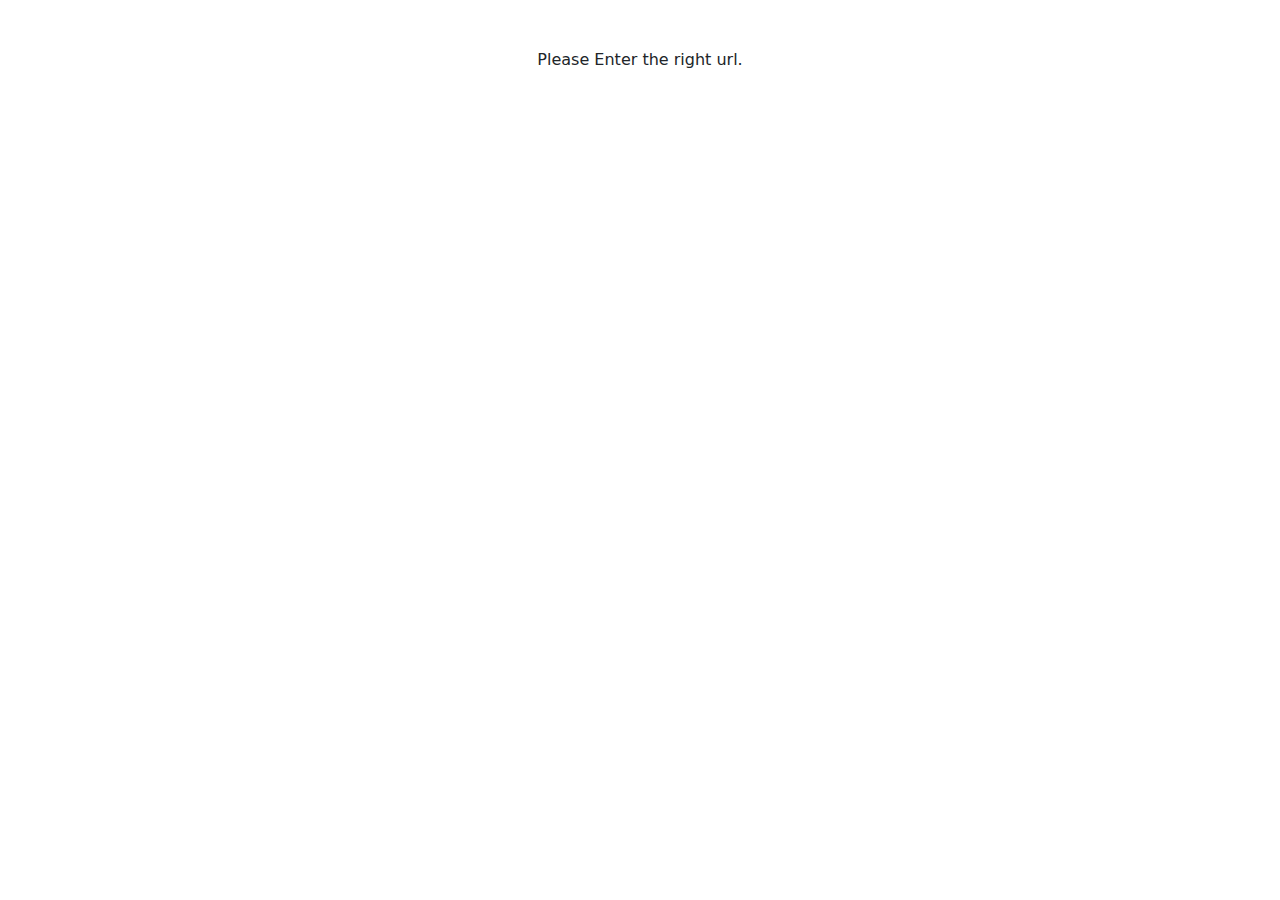
<file: index.html>
<!DOCTYPE html>
<html lang="en">

<head>
    <meta charset="UTF-8">
    <meta name="viewport" content="width=device-width, initial-scale=1.0">
    <title>Travel Planner</title>
    <!-- bootstrap CDNs -->
    <link href="https://cdn.jsdelivr.net/npm/bootstrap@5.3.3/dist/css/bootstrap.min.css" rel="stylesheet"
        integrity="sha384-QWTKZyjpPEjISv5WaRU9OFeRpok6YctnYmDr5pNlyT2bRjXh0JMhjY6hW+ALEwIH" crossorigin="anonymous">
    <!-- Swiper CSS -->
    <!-- <link rel="stylesheet" href="https://unpkg.com/swiper/swiper-bundle.min.css"> -->
    <link rel="stylesheet" href="./swiper/swiper-bundle.min.css">

    <!-- CSS -->
    <link rel="stylesheet" href="./css/index.css">

</head>

<body>


    <div id="root">
        <p class="my-5 text-center">Please Enter the right url.</p>
    </div>

</body>


<!-- bootstrap CDNs -->
<script src="https://cdn.jsdelivr.net/npm/bootstrap@5.3.3/dist/js/bootstrap.bundle.min.js"
    integrity="sha384-YvpcrYf0tY3lHB60NNkmXc5s9fDVZLESaAA55NDzOxhy9GkcIdslK1eN7N6jIeHz"
    crossorigin="anonymous"></script>

<!-- Swiper JS -->
<!-- <script src="https://unpkg.com/swiper/swiper-bundle.min.js"> </script> -->
<script src="./swiper/swiper-bundle.min.js"> </script>
<script src="./js/index.js"></script>

<!-- JavaScript -->

</html>
</file>
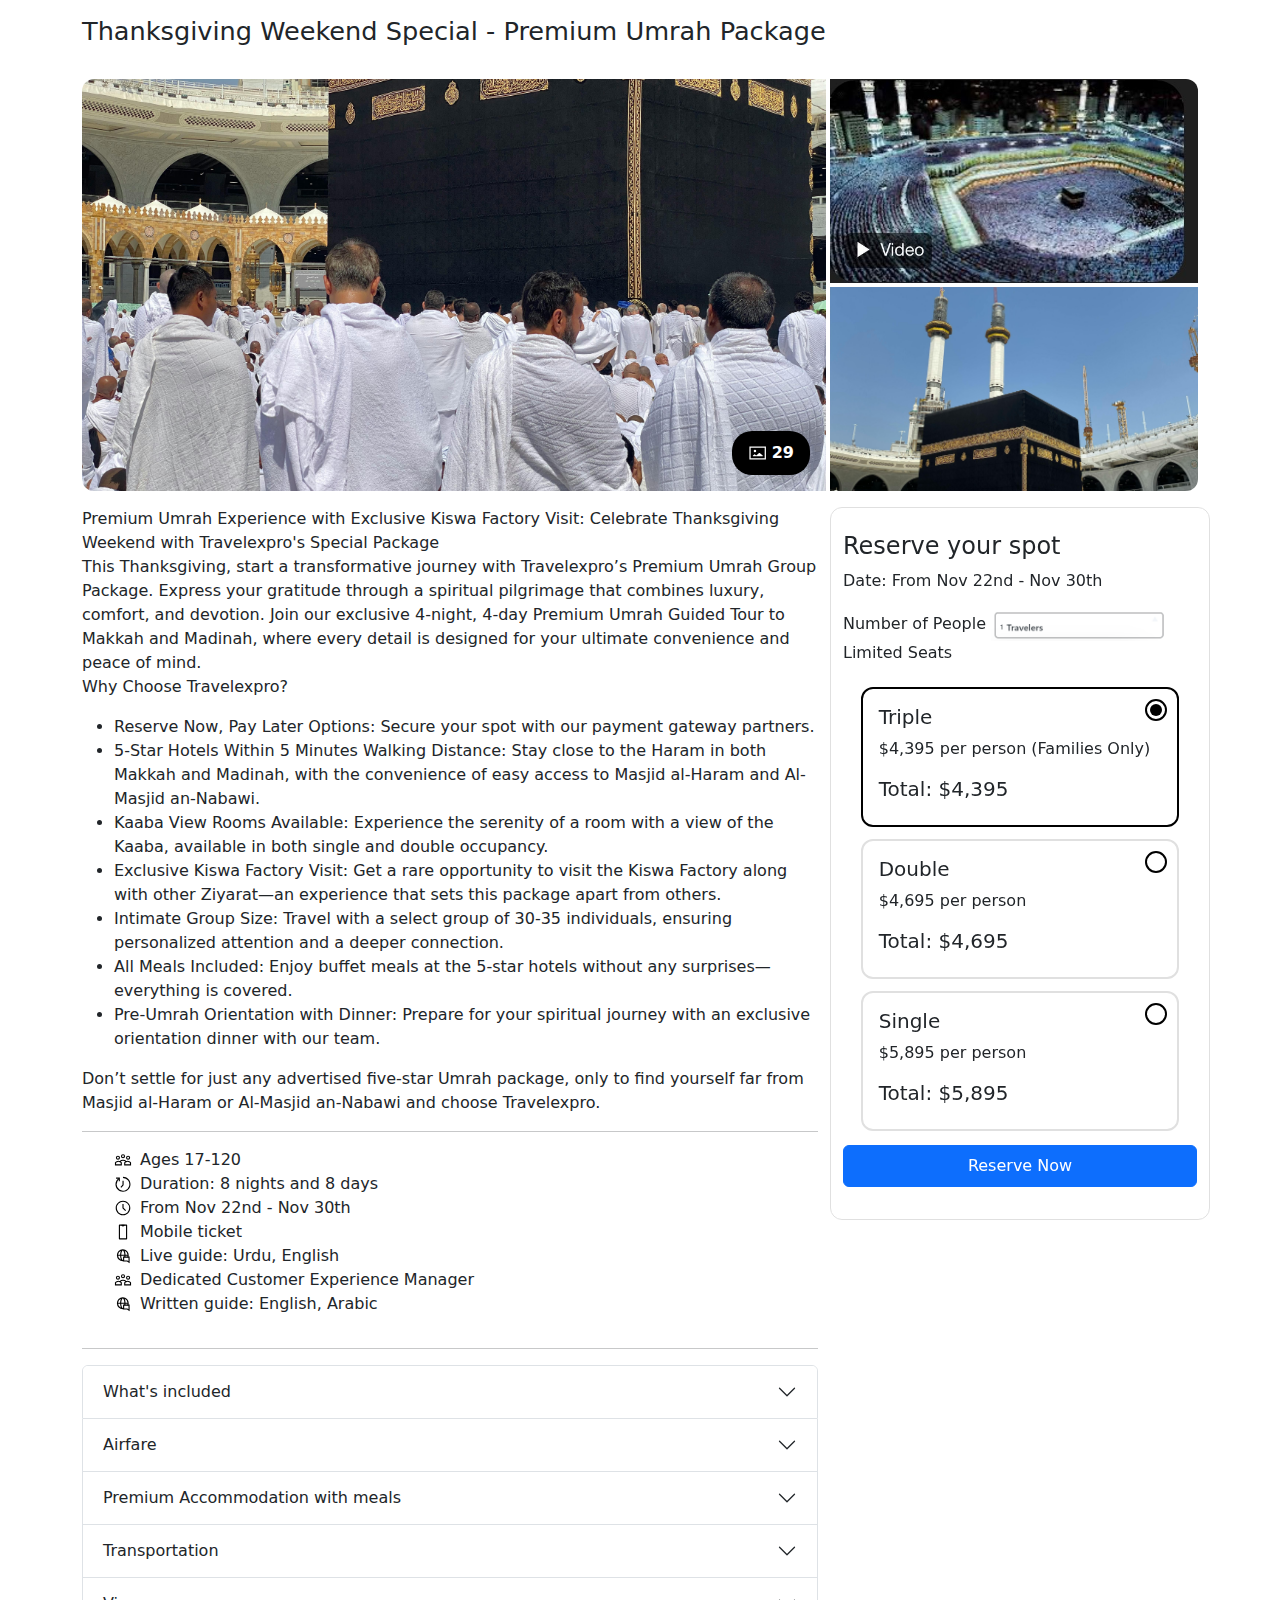
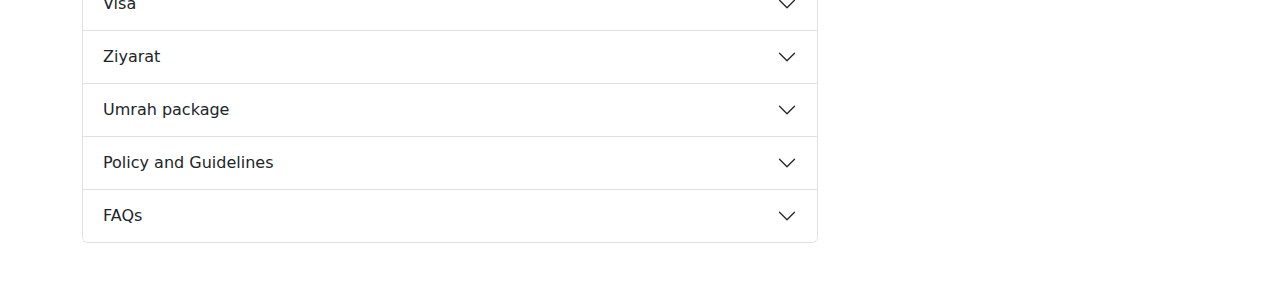
<file: umrah-package.html>
<!DOCTYPE html>
<html lang="en">

<head>
    <meta charset="UTF-8">
    <meta name="viewport" content="width=device-width, initial-scale=1.0">
    <title>Umrah Package</title>
    <!-- bootstrap CDNs -->
    <link href="https://cdn.jsdelivr.net/npm/bootstrap@5.3.3/dist/css/bootstrap.min.css" rel="stylesheet"
        integrity="sha384-QWTKZyjpPEjISv5WaRU9OFeRpok6YctnYmDr5pNlyT2bRjXh0JMhjY6hW+ALEwIH" crossorigin="anonymous">
    <!-- CSS -->
    <link rel="stylesheet" href="./css/umrah-package.css">

</head>

<body>

    <div class="container pb-5">
        <div class="row">
            <div class="col-12">
                <h1 id="heading" class="m-0 p-0 my-3">
                    Thanksgiving Weekend Special - Premium Umrah Package
                </h1>
            </div>

        </div>
        <!-- image grid -->
        <div id="img-gallery-con" class="row my-3">
            <div class="col-md-8 pe-md-1 position-relative">
                <img class="main-img" src="./images/umrah-page-khana-kaba.jpg" alt="">
                <div class="additional-images-label">
                    <svg viewBox="0 0 24 24" width="20px" height="20px" fill="currentColor" class="d Vb egaXP UmNoP">
                        <path fill-rule="evenodd" clip-rule="evenodd"
                            d="M8.358 11.033a1.5 1.5 0 100-3 1.5 1.5 0 000 3zm-2 5c-.5 0-.7-.5-.4-.9l1.6-1.4c.2-.2.6-.2.8 0l1.1 1.1c.2.2.6.2.8 0l3-2.7c.198-.2.6-.2.8 0l3.6 3c.3.3.1.9-.4.9h-10.9z">
                        </path>
                        <path fill-rule="evenodd" clip-rule="evenodd"
                            d="M20.017 5.737H3.184v12.526h16.833V5.737zm-18.333-1.5v15.526h19.833V4.237H1.684z"></path>
                    </svg>
                    <p class="p-0 m-0">29</p>
                </div>
            </div>
            <div class="col-md-4 ps-md-0 d-none d-md-block">
                <div class="row">
                    <div class="col-12 mb-md-1">
                        <img class="secondary-img-1" src="./images/kaba-sharif-video-thumbnail.jfif" alt="">
                    </div>
                    <div class="col-12">
                        <img class="secondary-img-2" src="./images/umrah-package-image.jpg" alt="">
                    </div>
                </div>
            </div>
        </div>
        <!-- main section -->
        <div class="row position-relative">
            <!-- tour detail section -->
            <div class="col-md-8 tour-detail-section">
                <div>
                    <p>
                        Premium Umrah Experience with Exclusive Kiswa Factory Visit: Celebrate Thanksgiving Weekend with
                        Travelexpro's Special Package <br>
                        This Thanksgiving, start a transformative journey with Travelexpro’s Premium Umrah Group
                        Package. Express your gratitude through a spiritual pilgrimage that combines luxury, comfort,
                        and devotion. Join our exclusive 4-night, 4-day Premium Umrah Guided Tour to Makkah and Madinah,
                        where every detail is designed for your ultimate convenience and peace of mind.
                        <br>
                        Why Choose Travelexpro?
                    <ul>
                        <li>
                            Reserve Now, Pay Later Options: Secure your spot with our payment gateway partners.
                        </li>
                        <li>
                            5-Star Hotels Within 5 Minutes Walking Distance: Stay close to the Haram in both Makkah
                            and Madinah, with the convenience of easy access to Masjid al-Haram and Al-Masjid an-Nabawi.
                        </li>
                        <li>
                            Kaaba View Rooms Available: Experience the serenity of a room with a view of the Kaaba,
                            available in both single and double occupancy.
                        </li>
                        <li>
                            Exclusive Kiswa Factory Visit: Get a rare opportunity to visit the Kiswa Factory along with
                            other Ziyarat—an experience that sets this package apart from others.
                        </li>
                        <li>
                            Intimate Group Size: Travel with a select group of 30-35 individuals, ensuring
                            personalized attention and a deeper connection.
                        </li>
                        <li>
                            All Meals Included: Enjoy buffet meals at the 5-star hotels without any
                            surprises—everything
                            is covered.
                        </li>
                        <li>
                            Pre-Umrah Orientation with Dinner: Prepare for your spiritual journey with an exclusive
                            orientation dinner with our team.
                        </li>
                    </ul>

                    Don’t settle for just any advertised five-star Umrah package, only to find yourself far from
                    Masjid al-Haram or Al-Masjid an-Nabawi and choose Travelexpro.
                </div>
                <hr>

                <div class="row service-section">
                    <div class="col-12">
                        <ul>
                            <li class="d-flex justify-content-start align-items-center gap-2">
                                <svg viewBox="0 0 24 24" width="18px" height="18px" class="d Vb UmNoP">
                                    <path
                                        d="M12 12.28l-.008.75h.02L12 12.28zM2 18.51h-.75v.752l.752-.002L2 18.51zm0-2.92l-.585-.469-.165.206v.263H2zm3.855-1.85v.75-.75zm3.855 1.85h.75v-.263l-.165-.206-.585.469zm0 2.9l.002.75.748-.002v-.748h-.75zm4.6.02h-.75v.752l.752-.002-.002-.75zm0-2.92l-.585-.469-.165.206v.263h.75zm3.855-1.85v.75-.75zm3.855 1.85h.75v-.263l-.165-.206-.585.469zm0 2.9l.002.75.748-.002v-.748h-.75zM13.27 7c0 .69-.56 1.25-1.25 1.25v1.5A2.75 2.75 0 0014.77 7h-1.5zm-1.25 1.25c-.69 0-1.25-.56-1.25-1.25h-1.5a2.75 2.75 0 002.75 2.75v-1.5zM10.77 7c0-.69.56-1.25 1.25-1.25v-1.5A2.75 2.75 0 009.27 7h1.5zm1.25-1.25c.69 0 1.25.56 1.25 1.25h1.5a2.75 2.75 0 00-2.75-2.75v1.5zm-3.267 8.802a4.11 4.11 0 011.445-1.132l-.638-1.357a5.61 5.61 0 00-1.973 1.545l1.166.944zm1.445-1.132a4.11 4.11 0 011.794-.39l.016-1.5a5.61 5.61 0 00-2.448.533l.638 1.357zm1.815-.39a4.1 4.1 0 011.814.39l.639-1.358a5.6 5.6 0 00-2.479-.532l.026 1.5zm1.814.39a4.1 4.1 0 011.457 1.148l1.172-.936a5.6 5.6 0 00-1.99-1.57l-.639 1.357zM2.75 18.51v-2.92h-1.5v2.92h1.5zm-.165-2.451a4.19 4.19 0 011.456-1.157l-.649-1.352a5.69 5.69 0 00-1.977 1.571l1.17.938zm1.456-1.157a4.19 4.19 0 011.814-.413v-1.5a5.69 5.69 0 00-2.463.56l.65 1.353zm1.814-.413a4.19 4.19 0 011.814.413l.649-1.352a5.69 5.69 0 00-2.463-.56v1.5zm1.814.413a4.19 4.19 0 011.456 1.157l1.17-.938a5.69 5.69 0 00-1.977-1.571l-.65 1.352zm1.291.688v2.9h1.5v-2.9h-1.5zm.748 2.15l-7.71.02.004 1.5 7.71-.02-.004-1.5zM20.02 9c0 .69-.56 1.25-1.25 1.25v1.5A2.75 2.75 0 0021.52 9h-1.5zm-1.25 1.25c-.69 0-1.25-.56-1.25-1.25h-1.5a2.75 2.75 0 002.75 2.75v-1.5zM17.52 9c0-.69.56-1.25 1.25-1.25v-1.5A2.75 2.75 0 0016.02 9h1.5zm1.25-1.25c.69 0 1.25.56 1.25 1.25h1.5a2.75 2.75 0 00-2.75-2.75v1.5zM6.52 9c0 .69-.56 1.25-1.25 1.25v1.5A2.75 2.75 0 008.02 9h-1.5zm-1.25 1.25c-.69 0-1.25-.56-1.25-1.25h-1.5a2.75 2.75 0 002.75 2.75v-1.5zM4.02 9c0-.69.56-1.25 1.25-1.25v-1.5A2.75 2.75 0 002.52 9h1.5zm1.25-1.25c.69 0 1.25.56 1.25 1.25h1.5a2.75 2.75 0 00-2.75-2.75v1.5zm9.79 10.76v-2.92h-1.5v2.92h1.5zm-.165-2.451a4.19 4.19 0 011.457-1.157l-.65-1.352a5.69 5.69 0 00-1.977 1.571l1.17.938zm1.457-1.157a4.19 4.19 0 011.813-.413v-1.5a5.69 5.69 0 00-2.463.56l.65 1.353zm1.813-.413a4.19 4.19 0 011.814.413l.649-1.352a5.69 5.69 0 00-2.463-.56v1.5zm1.814.413a4.19 4.19 0 011.456 1.157l1.17-.938a5.691 5.691 0 00-1.977-1.571l-.65 1.352zm1.291.688v2.9h1.5v-2.9h-1.5zm.748 2.15l-7.71.02.004 1.5 7.71-.02-.004-1.5z">
                                    </path>
                                </svg>
                                <p class="p-0 m-0">
                                    Ages 17-120
                                </p>
                            </li>

                            <li class="d-flex justify-content-start align-items-center gap-2">
                                <svg viewBox="0 0 24 24" width="18px" height="18px" class="d Vb UmNoP">
                                    <path fill-rule="evenodd" clip-rule="evenodd"
                                        d="M6.713 3.982a9.994 9.994 0 00-4.734 8.502c0 5.523 4.477 10 10 10s10-4.477 10-10c0-5.522-4.477-10-10-10v1.5a8.5 8.5 0 11-5.266 1.828v-1.83z">
                                    </path>
                                    <path fill-rule="evenodd" clip-rule="evenodd"
                                        d="M6.323 4.935h-3.55v-1.5h5.05v5.05h-1.5v-3.55zM11.333 13.034v-5.36h1.5v5.457c0 .312-.116.612-.326.842l-2.765 3.033-1.109-1.01 2.7-2.962z">
                                    </path>
                                </svg>
                                <p class="p-0 m-0">
                                    Duration: 8 nights and 8 days
                                </p>
                            </li>

                            <li class="d-flex justify-content-start align-items-center gap-2">
                                <svg viewBox="0 0 24 24" width="18px" height="18px" class="d Vb UmNoP">
                                    <path fill-rule="evenodd" clip-rule="evenodd"
                                        d="M12 3.75a8.25 8.25 0 100 16.5 8.25 8.25 0 000-16.5zM2.25 12c0-5.385 4.365-9.75 9.75-9.75s9.75 4.365 9.75 9.75-4.365 9.75-9.75 9.75S2.25 17.385 2.25 12zm9-5.5h1.5v5.19l3.28 3.28-1.06 1.06-3.72-3.72V6.5z">
                                    </path>
                                </svg>
                                <p class="p-0 m-0">
                                    From Nov 22nd - Nov 30th
                                </p>
                            </li>

                            <li class="d-flex justify-content-start align-items-center gap-2">
                                <svg viewBox="0 0 24 24" width="18px" height="18px" class="d Vb UmNoP">
                                    <path fill-rule="evenodd" clip-rule="evenodd"
                                        d="M7.966 3.512v16.976h8.069V3.512h-8.07zm-.5-1.5a1 1 0 00-1 1v17.976a1 1 0 001 1h9.069a1 1 0 001-1V3.012a1 1 0 00-1-1h-9.07z">
                                    </path>
                                    <path
                                        d="M11.986 3.832c-1.21 0-1.409-.53-1.358-.796h2.746c.041.266-.179.796-1.388.796z">
                                    </path>
                                    <path fill-rule="evenodd" clip-rule="evenodd"
                                        d="M10.01 2.286h4.007l.098.635c.063.402-.09.862-.489 1.191-.386.319-.941.47-1.64.47-.697 0-1.254-.15-1.638-.477-.401-.342-.533-.815-.456-1.211l.118-.608z">
                                    </path>
                                </svg>
                                <p class="p-0 m-0">
                                    Mobile ticket
                                </p>
                            </li>

                            <li class="d-flex justify-content-start align-items-center gap-2">
                                <svg viewBox="0 0 24 24" width="18px" height="18px" class="d Vb UmNoP">
                                    <path fill-rule="evenodd" clip-rule="evenodd"
                                        d="M9.654 10.255h4.178c-.07-1.591-.356-2.993-.766-4.017-.238-.594-.502-1.023-.756-1.293-.211-.223-.38-.3-.5-.32a6.56 6.56 0 00-.133 0c-.12.02-.29.097-.5.32-.255.27-.519.7-.756 1.293-.41 1.024-.697 2.426-.767 4.017zm-.374-5.14c-.09.18-.174.37-.252.565-.491 1.227-.805 2.825-.875 4.575H5.399a6.388 6.388 0 013.88-5.14zm2.301-1.99a7.883 7.883 0 00-7.726 7.88 7.88 7.88 0 007.883 7.886c.585 0 .872-.015 1.111-.074.123-.031.172-.05.213-.064.058-.02.099-.036.312-.073l-.26-1.478a3.842 3.842 0 00-.462.107c-.087.026-.113.035-.127.04a.286.286 0 01-.04.012c-.03.008-.132.03-.742.03-.122 0-.313-.06-.566-.327-.255-.27-.519-.7-.756-1.293-.41-1.024-.697-2.425-.767-4.016h4.203a4.673 4.673 0 01-.225 1.255l-.012.041-.005.016c-.033.113-.088.297-.099.478l1.498.088v.006s.007-.036.044-.162l.012-.04c.037-.125.089-.297.136-.504.072-.313.134-.698.152-1.178h2.734a4.156 4.156 0 01-.195.949c-.055.159-.11.28-.166.402l-.004.01a1.844 1.844 0 00-.171.507l1.484.219-.005.026s.012-.032.057-.13l.008-.018c.056-.123.137-.3.215-.53.168-.488.311-1.167.311-2.185a7.878 7.878 0 00-7.72-7.88 1.938 1.938 0 00-.325 0zm2.626 1.99c.09.181.173.37.252.565.49 1.227.804 2.825.875 4.575h2.749a6.384 6.384 0 00-3.876-5.14zM9.284 16.902a7.763 7.763 0 01-.256-.573c-.49-1.227-.805-2.824-.875-4.574H5.399a6.386 6.386 0 003.885 5.147z">
                                    </path>
                                    <path fill-rule="evenodd" clip-rule="evenodd"
                                        d="M20.833 12.778h-8.75v6.648h5.255l3.495 2.325v-8.973zm-1.5 1.5v4.673l-1.542-1.025h-4.209v-3.648h5.75z">
                                    </path>
                                </svg>
                                <p class="p-0 m-0">
                                    Live guide: Urdu, English
                                </p>
                            </li>
                            <li class="d-flex justify-content-start align-items-center gap-2">
                                <svg viewBox="0 0 24 24" width="18px" height="18px" class="d Vb UmNoP">
                                    <path
                                        d="M12 12.28l-.008.75h.02L12 12.28zM2 18.51h-.75v.752l.752-.002L2 18.51zm0-2.92l-.585-.469-.165.206v.263H2zm3.855-1.85v.75-.75zm3.855 1.85h.75v-.263l-.165-.206-.585.469zm0 2.9l.002.75.748-.002v-.748h-.75zm4.6.02h-.75v.752l.752-.002-.002-.75zm0-2.92l-.585-.469-.165.206v.263h.75zm3.855-1.85v.75-.75zm3.855 1.85h.75v-.263l-.165-.206-.585.469zm0 2.9l.002.75.748-.002v-.748h-.75zM13.27 7c0 .69-.56 1.25-1.25 1.25v1.5A2.75 2.75 0 0014.77 7h-1.5zm-1.25 1.25c-.69 0-1.25-.56-1.25-1.25h-1.5a2.75 2.75 0 002.75 2.75v-1.5zM10.77 7c0-.69.56-1.25 1.25-1.25v-1.5A2.75 2.75 0 009.27 7h1.5zm1.25-1.25c.69 0 1.25.56 1.25 1.25h1.5a2.75 2.75 0 00-2.75-2.75v1.5zm-3.267 8.802a4.11 4.11 0 011.445-1.132l-.638-1.357a5.61 5.61 0 00-1.973 1.545l1.166.944zm1.445-1.132a4.11 4.11 0 011.794-.39l.016-1.5a5.61 5.61 0 00-2.448.533l.638 1.357zm1.815-.39a4.1 4.1 0 011.814.39l.639-1.358a5.6 5.6 0 00-2.479-.532l.026 1.5zm1.814.39a4.1 4.1 0 011.457 1.148l1.172-.936a5.6 5.6 0 00-1.99-1.57l-.639 1.357zM2.75 18.51v-2.92h-1.5v2.92h1.5zm-.165-2.451a4.19 4.19 0 011.456-1.157l-.649-1.352a5.69 5.69 0 00-1.977 1.571l1.17.938zm1.456-1.157a4.19 4.19 0 011.814-.413v-1.5a5.69 5.69 0 00-2.463.56l.65 1.353zm1.814-.413a4.19 4.19 0 011.814.413l.649-1.352a5.69 5.69 0 00-2.463-.56v1.5zm1.814.413a4.19 4.19 0 011.456 1.157l1.17-.938a5.69 5.69 0 00-1.977-1.571l-.65 1.352zm1.291.688v2.9h1.5v-2.9h-1.5zm.748 2.15l-7.71.02.004 1.5 7.71-.02-.004-1.5zM20.02 9c0 .69-.56 1.25-1.25 1.25v1.5A2.75 2.75 0 0021.52 9h-1.5zm-1.25 1.25c-.69 0-1.25-.56-1.25-1.25h-1.5a2.75 2.75 0 002.75 2.75v-1.5zM17.52 9c0-.69.56-1.25 1.25-1.25v-1.5A2.75 2.75 0 0016.02 9h1.5zm1.25-1.25c.69 0 1.25.56 1.25 1.25h1.5a2.75 2.75 0 00-2.75-2.75v1.5zM6.52 9c0 .69-.56 1.25-1.25 1.25v1.5A2.75 2.75 0 008.02 9h-1.5zm-1.25 1.25c-.69 0-1.25-.56-1.25-1.25h-1.5a2.75 2.75 0 002.75 2.75v-1.5zM4.02 9c0-.69.56-1.25 1.25-1.25v-1.5A2.75 2.75 0 002.52 9h1.5zm1.25-1.25c.69 0 1.25.56 1.25 1.25h1.5a2.75 2.75 0 00-2.75-2.75v1.5zm9.79 10.76v-2.92h-1.5v2.92h1.5zm-.165-2.451a4.19 4.19 0 011.457-1.157l-.65-1.352a5.69 5.69 0 00-1.977 1.571l1.17.938zm1.457-1.157a4.19 4.19 0 011.813-.413v-1.5a5.69 5.69 0 00-2.463.56l.65 1.353zm1.813-.413a4.19 4.19 0 011.814.413l.649-1.352a5.69 5.69 0 00-2.463-.56v1.5zm1.814.413a4.19 4.19 0 011.456 1.157l1.17-.938a5.691 5.691 0 00-1.977-1.571l-.65 1.352zm1.291.688v2.9h1.5v-2.9h-1.5zm.748 2.15l-7.71.02.004 1.5 7.71-.02-.004-1.5z">
                                    </path>
                                </svg>
                                <p class="p-0 m-0">
                                    Dedicated Customer Experience Manager
                                </p>

                            </li>
                            <li class="d-flex justify-content-start align-items-center gap-2">
                                <svg viewBox="0 0 24 24" width="18px" height="18px" class="d Vb UmNoP">
                                    <path fill-rule="evenodd" clip-rule="evenodd"
                                        d="M9.654 10.255h4.178c-.07-1.591-.356-2.993-.766-4.017-.238-.594-.502-1.023-.756-1.293-.211-.223-.38-.3-.5-.32a6.56 6.56 0 00-.133 0c-.12.02-.29.097-.5.32-.255.27-.519.7-.756 1.293-.41 1.024-.697 2.426-.767 4.017zm-.374-5.14c-.09.18-.174.37-.252.565-.491 1.227-.805 2.825-.875 4.575H5.399a6.388 6.388 0 013.88-5.14zm2.301-1.99a7.883 7.883 0 00-7.726 7.88 7.88 7.88 0 007.883 7.886c.585 0 .872-.015 1.111-.074.123-.031.172-.05.213-.064.058-.02.099-.036.312-.073l-.26-1.478a3.842 3.842 0 00-.462.107c-.087.026-.113.035-.127.04a.286.286 0 01-.04.012c-.03.008-.132.03-.742.03-.122 0-.313-.06-.566-.327-.255-.27-.519-.7-.756-1.293-.41-1.024-.697-2.425-.767-4.016h4.203a4.673 4.673 0 01-.225 1.255l-.012.041-.005.016c-.033.113-.088.297-.099.478l1.498.088v.006s.007-.036.044-.162l.012-.04c.037-.125.089-.297.136-.504.072-.313.134-.698.152-1.178h2.734a4.156 4.156 0 01-.195.949c-.055.159-.11.28-.166.402l-.004.01a1.844 1.844 0 00-.171.507l1.484.219-.005.026s.012-.032.057-.13l.008-.018c.056-.123.137-.3.215-.53.168-.488.311-1.167.311-2.185a7.878 7.878 0 00-7.72-7.88 1.938 1.938 0 00-.325 0zm2.626 1.99c.09.181.173.37.252.565.49 1.227.804 2.825.875 4.575h2.749a6.384 6.384 0 00-3.876-5.14zM9.284 16.902a7.763 7.763 0 01-.256-.573c-.49-1.227-.805-2.824-.875-4.574H5.399a6.386 6.386 0 003.885 5.147z">
                                    </path>
                                    <path fill-rule="evenodd" clip-rule="evenodd"
                                        d="M20.833 12.778h-8.75v6.648h5.255l3.495 2.325v-8.973zm-1.5 1.5v4.673l-1.542-1.025h-4.209v-3.648h5.75z">
                                    </path>
                                </svg>
                                <p class="p-0 m-0">
                                    Written guide: English, Arabic
                                </p>
                            </li>

                        </ul>
                    </div>
                    <!-- <div class="col-6">
                        <h5 class="text-center">Madina</h5>
                        <ul>
                            <li>5 star</li>
                            <li>Hilton</li>
                            <li>Sofitel</li>
                            <li>IHG</li>
                        </ul>
                    </div> -->

                </div>
                <hr>

                <div class="accordion" id="accordionExample">
                    <div class="accordion-item">
                        <h2 class="accordion-header" id="headingOne">
                            <button class="accordion-button collapsed" type="button" data-bs-toggle="collapse"
                                data-bs-target="#collapseOne" aria-expanded="false" aria-controls="collapseOne">
                                What's included
                            </button>
                        </h2>
                        <div id="collapseOne" class="accordion-collapse collapse" aria-labelledby="headingOne"
                            data-bs-parent="#accordionExample">
                            <div class="accordion-body">
                                <ul>
                                    <li> Roundtrip International Airfare (For Air & Land Packages)</li>
                                    <li> 4 nights’ Accommodations in Madinah</li>
                                    <li> 4 nights of Accommodations in Makkah</li>
                                    <li> Daily open buffet breakfast and dinner at Hotels</li>
                                    <li>Airconditioned Luxury Transport to Hotels and Airports and Zayarat in Makkah
                                        and Madinah</li>
                                    <li> Haramain train from Madinah to Makkah</li>
                                    <li>Guided Tour of Madinah – Mazarat</li>
                                    <li>Guided Tour of Makkah – Mazarat</li>
                                    <li> Virtual information sessions prior to departure</li>
                                    <li>Dedicated Customer Support and Chat Support</li>
                                    <li>Umrah Lecture and Khatirahs on-site</li>
                                    <li> Visa processing and visa fees and Saudi health insurance</li>
                                    <li>Umrah Packet</li>
                                    <li> Dedicated Portal and Customer Experience Manager</li>
                                </ul>
                            </div>
                        </div>
                    </div>
                    <div class="accordion-item">
                        <h2 class="accordion-header" id="headingTwo">
                            <button class="accordion-button collapsed" type="button" data-bs-toggle="collapse"
                                data-bs-target="#collapseTwo" aria-expanded="false" aria-controls="collapseTwo">
                                Airfare
                            </button>
                        </h2>
                        <div id="collapseTwo" class="accordion-collapse collapse" aria-labelledby="headingTwo"
                            data-bs-parent="#accordionExample">
                            <div class="accordion-body">
                                <ul>
                                    <li>2nd accordian data </li>
                                </ul>
                            </div>
                        </div>
                    </div>
                    <div class="accordion-item">
                        <h2 class="accordion-header" id="headingThree">
                            <button class="accordion-button collapsed" type="button" data-bs-toggle="collapse"
                                data-bs-target="#collapseThree" aria-expanded="false" aria-controls="collapseThree">
                                Premium Accommodation with meals
                            </button>
                        </h2>
                        <div id="collapseThree" class="accordion-collapse collapse" aria-labelledby="headingThree"
                            data-bs-parent="#accordionExample">
                            <div class="accordion-body">
                                <ul>
                                    <li>3rd accordian data </li>
                                </ul>
                            </div>
                        </div>
                    </div>
                    <div class="accordion-item">
                        <h2 class="accordion-header" id="headingFour">
                            <button class="accordion-button collapsed" type="button" data-bs-toggle="collapse"
                                data-bs-target="#collapseFour" aria-expanded="false" aria-controls="collapseFour">
                                Transportation
                            </button>
                        </h2>
                        <div id="collapseFour" class="accordion-collapse collapse" aria-labelledby="headingFour"
                            data-bs-parent="#accordionExample">
                            <div class="accordion-body">
                                <ul>
                                    <li>4th accordian data </li>
                                </ul>
                            </div>
                        </div>
                    </div>
                    <div class="accordion-item">
                        <h2 class="accordion-header" id="headingFive">
                            <button class="accordion-button collapsed" type="button" data-bs-toggle="collapse"
                                data-bs-target="#collapseFive" aria-expanded="false" aria-controls="collapseFive">
                                Visa
                            </button>
                        </h2>
                        <div id="collapseFive" class="accordion-collapse collapse" aria-labelledby="headingFive"
                            data-bs-parent="#accordionExample">
                            <div class="accordion-body">
                                <ul>
                                    <li>5th accordian data </li>
                                </ul>
                            </div>
                        </div>
                    </div>
                    <div class="accordion-item">
                        <h2 class="accordion-header" id="headingSix">
                            <button class="accordion-button collapsed" type="button" data-bs-toggle="collapse"
                                data-bs-target="#collapseSix" aria-expanded="false" aria-controls="collapseSix">
                                Ziyarat
                            </button>
                        </h2>
                        <div id="collapseSix" class="accordion-collapse collapse" aria-labelledby="headingSix"
                            data-bs-parent="#accordionExample">
                            <div class="accordion-body">
                                <ul>
                                    <li>6th accordian data </li>
                                </ul>
                            </div>
                        </div>
                    </div>
                    <div class="accordion-item">
                        <h2 class="accordion-header" id="headingSeven">
                            <button class="accordion-button collapsed" type="button" data-bs-toggle="collapse"
                                data-bs-target="#collapseSeven" aria-expanded="false" aria-controls="collapseSeven">
                                Umrah package
                            </button>
                        </h2>
                        <div id="collapseSeven" class="accordion-collapse collapse" aria-labelledby="headingSeven"
                            data-bs-parent="#accordionExample">
                            <div class="accordion-body">
                                <ul>
                                    <li>7th accordian data </li>
                                </ul>
                            </div>
                        </div>
                    </div>
                    <div class="accordion-item">
                        <h2 class="accordion-header" id="headingEight">
                            <button class="accordion-button collapsed" type="button" data-bs-toggle="collapse"
                                data-bs-target="#collapseEight" aria-expanded="false" aria-controls="collapseEight">
                                Policy and Guidelines
                            </button>
                        </h2>
                        <div id="collapseEight" class="accordion-collapse collapse" aria-labelledby="headingEight"
                            data-bs-parent="#accordionExample">
                            <div class="accordion-body">
                                <ul>
                                    <li>8th accordian data </li>
                                </ul>
                            </div>
                        </div>
                    </div>
                    <div class="accordion-item">
                        <h2 class="accordion-header" id="headingNine">
                            <button class="accordion-button collapsed" type="button" data-bs-toggle="collapse"
                                data-bs-target="#collapseNine" aria-expanded="false" aria-controls="collapseNine">
                                FAQs
                            </button>
                        </h2>
                        <div id="collapseNine" class="accordion-collapse collapse" aria-labelledby="headingNine"
                            data-bs-parent="#accordionExample">
                            <div class="accordion-body">
                                <ul>
                                    <li>9th accordian data </li>
                                </ul>
                            </div>
                        </div>
                    </div>
                </div>

            </div>


            <!-- reserve spot section -->
            <div class="col-md-4 reserve-spot-section py-4">
                <h4>
                    Reserve your spot
                </h4>
                <div>
                    <div>
                        <p>Date: From Nov 22nd - Nov 30th</p>
                        <label for="numOfPeople">Number of People</label>
                        <!-- use the searchEngine select people dropdown -->
                        <img title="use the searchEngine select people dropdown" class="w-50"
                            src="./images/search-engine select people dropdown.png" alt="">
                    </div>
                    <p>Limited Seats</p>
                </div>
                <div>
                    <div class="btn-group-vertical w-100" role="group" aria-label="Basic radio toggle button group">
                        <input type="radio" class="btn-check" name="btnradio" id="btnradio2" autocomplete="off">
                        <label class="reserve-label checked-border" for="btnradio2">
                            <h5>
                                Triple
                            </h5>
                            <p>$4,395 per person (Families Only)</p>
                            <h5>Total: $4,395</h5>
                            <span class="reserve-label-selected">
                                <span class="checked"></span>
                            </span>
                        </label>

                        <input type="radio" class="btn-check" name="btnradio" id="btnradio3" autocomplete="off">
                        <label class="reserve-label" for="btnradio3">
                            <h5>
                                Double
                            </h5>
                            <p>$4,695 per person</p>
                            <h5>Total: $4,695</h5>
                            <span class="reserve-label-selected">
                                <span class=""></span>
                            </span>
                        </label>

                        <input type="radio" class="btn-check" name="btnradio" id="btnradio4" autocomplete="off">
                        <label class="reserve-label" for="btnradio4">
                            <h5>
                                Single
                            </h5>
                            <p>$5,895 per person</p>
                            <h5>Total: $5,895</h5>
                            <span class="reserve-label-selected">
                                <span class=""></span>
                            </span>
                        </label>
                    </div>
                </div>

                <a class="btn btn-primary mx-auto w-100 py-2 my-2" href="./umrah-package-checkout.html"> 
                    Reserve Now
                </a>
            </div>
        </div>
    </div>
</body>


<!-- bootstrap CDNs -->
<script src="https://cdn.jsdelivr.net/npm/bootstrap@5.3.3/dist/js/bootstrap.bundle.min.js"
    integrity="sha384-YvpcrYf0tY3lHB60NNkmXc5s9fDVZLESaAA55NDzOxhy9GkcIdslK1eN7N6jIeHz"
    crossorigin="anonymous"></script>

<!-- Swiper JS -->
<!-- <script src="https://unpkg.com/swiper/swiper-bundle.min.js"> </script> -->
<script src="./js/umrah-package.js"></script>

<!-- JavaScript -->

</html>
</file>
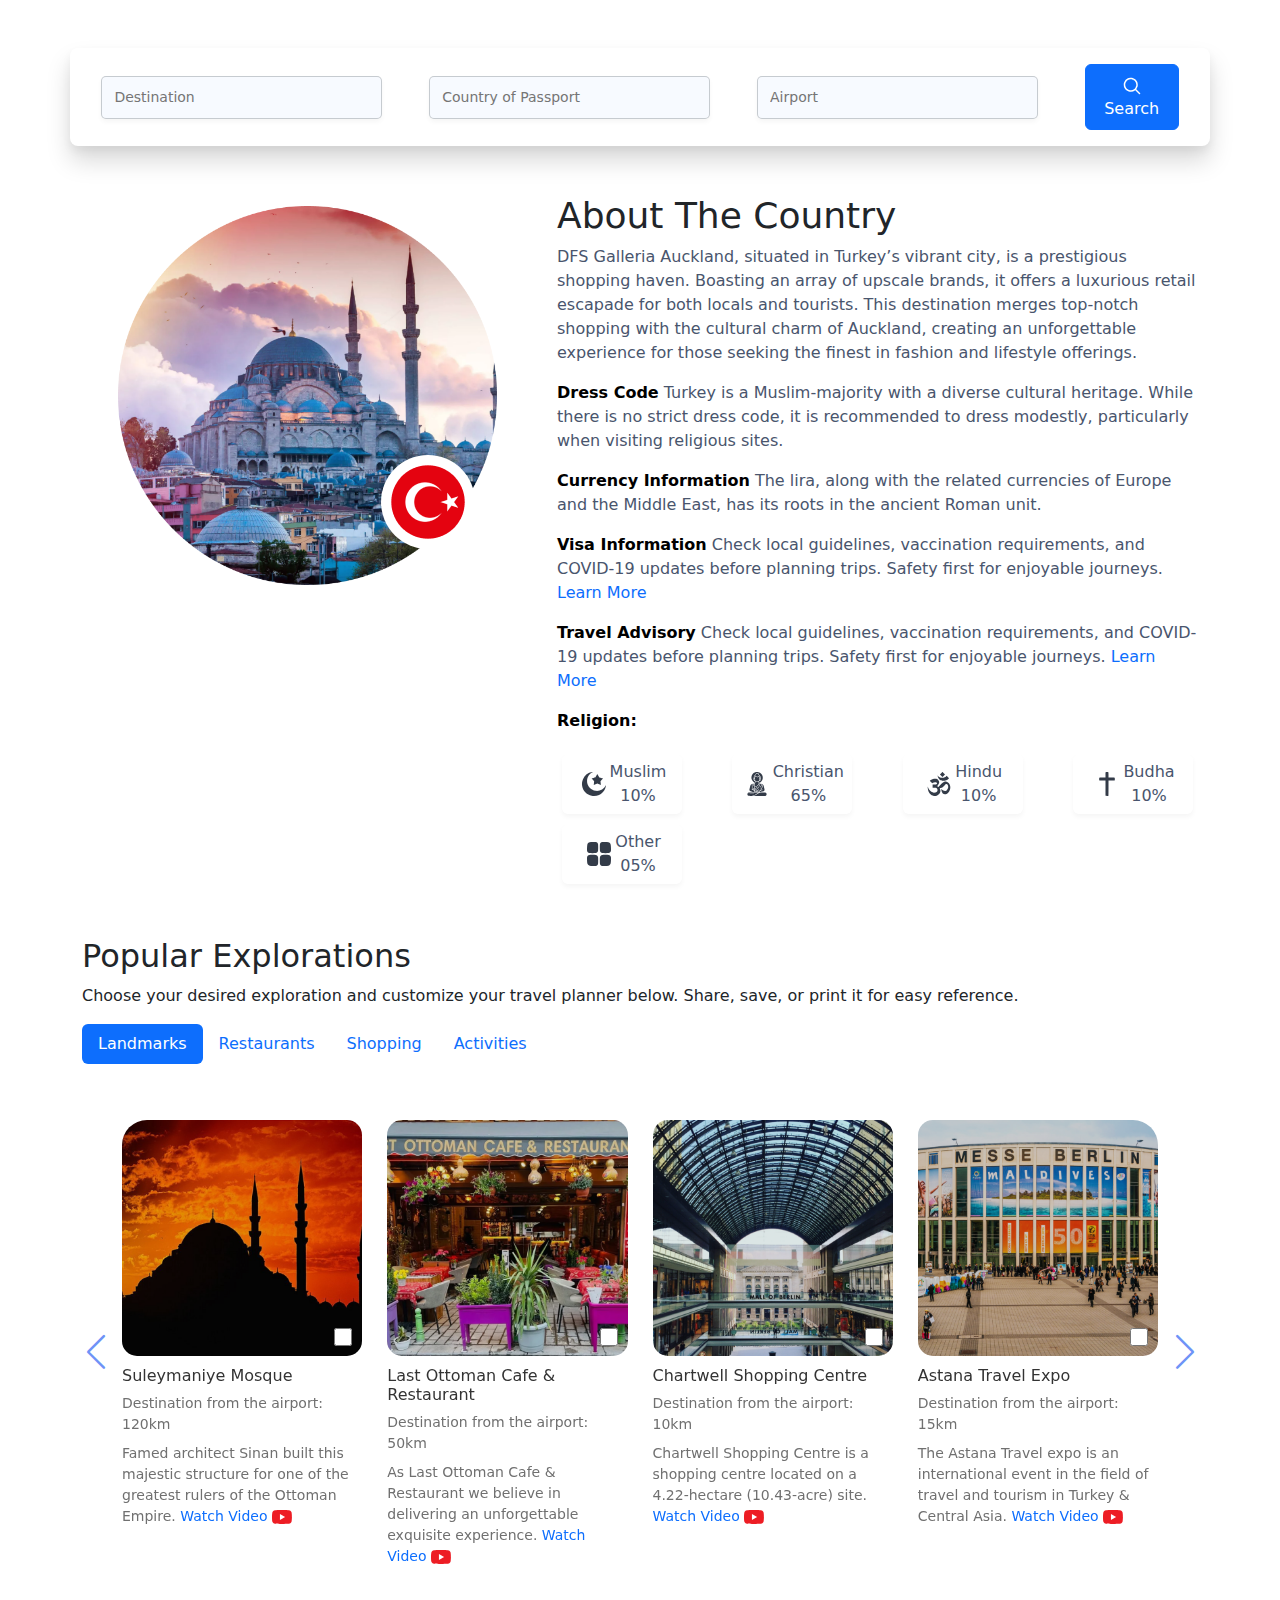
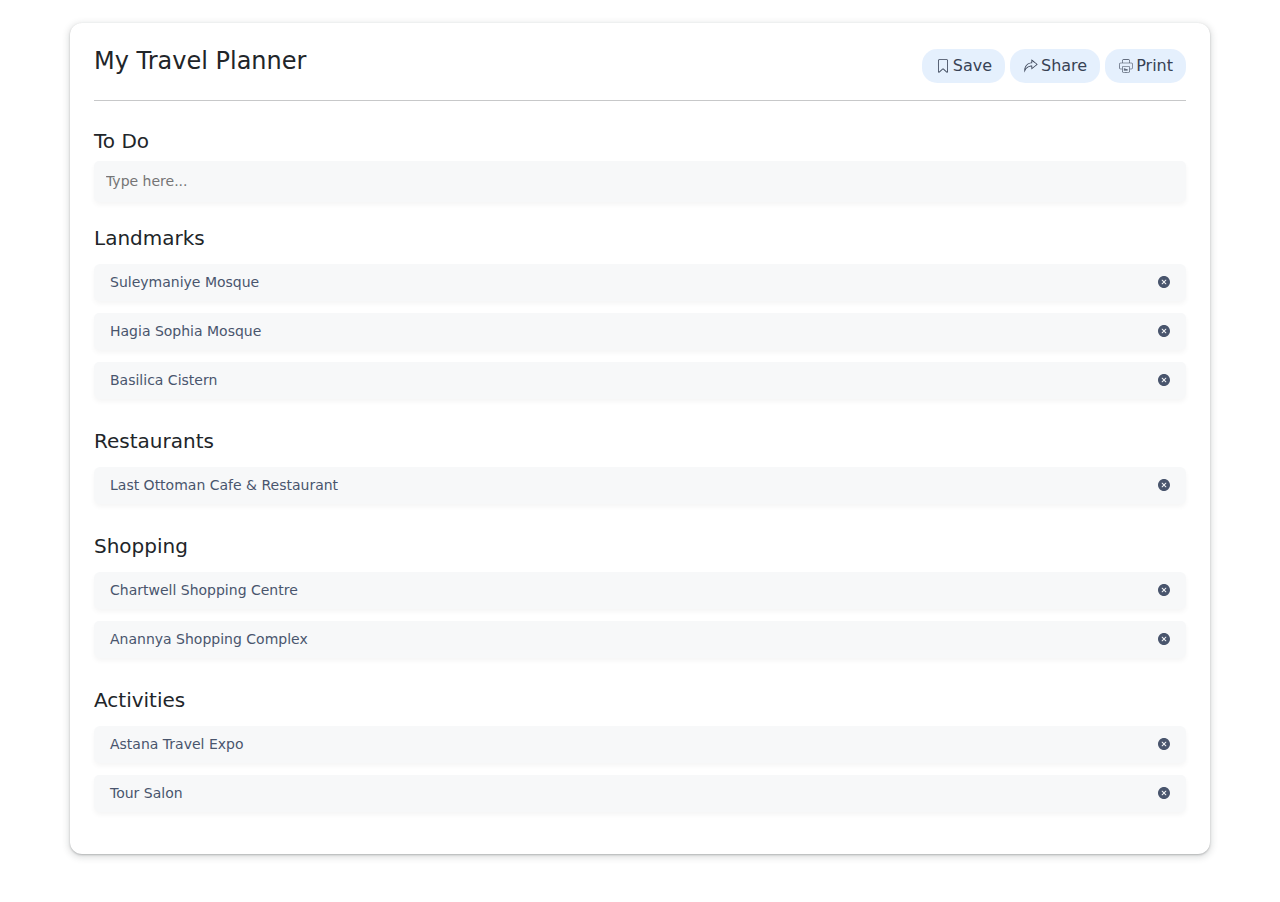
<file: pages/travel-planner.html>
<!DOCTYPE html>
<html lang="en">

<head>
    <meta charset="UTF-8">
    <meta name="viewport" content="width=device-width, initial-scale=1.0">
    <title>Travel Planner</title>
    <!-- bootstrap CDNs -->
    <link href="https://cdn.jsdelivr.net/npm/bootstrap@5.3.3/dist/css/bootstrap.min.css" rel="stylesheet"
        integrity="sha384-QWTKZyjpPEjISv5WaRU9OFeRpok6YctnYmDr5pNlyT2bRjXh0JMhjY6hW+ALEwIH" crossorigin="anonymous">
    <!-- Swiper CSS -->
    <!-- <link rel="stylesheet" href="https://unpkg.com/swiper/swiper-bundle.min.css"> -->
    <link rel="stylesheet" href="../swiper/swiper-bundle.min.css">

    <!-- CSS -->
    <link rel="stylesheet" href="../css/index.css">

</head>

<body>


    <!-- search engine section -->
    <div class="container">

        <section class="row px-2 py-3 search-section my-5">
            <div class="col-md-3 m-auto p-0">
                <input class="search-input" placeholder="Destination" type="search">
            </div>
            <div class="col-md-3 m-auto p-0">
                <input class="search-input" placeholder="Country of Passport" type="search">
            </div>
            <div class="col-md-3 m-auto p-0">
                <input class="search-input" placeholder="Airport" type="search">
            </div>
            <div class="col-md-1 m-auto p-0"><button class="btn btn-primary search-btn">
                    <img src="../images/search.png" alt="Search button" title="Search button">
                    Search</button>
            </div>
        </section>

    </div>
    <!-- intro, cards -->
    <div class="container">
        <!-- country intro sectiono -->
        <section class="row my-5">
            <!-- intro image section -->
            <div class="col-md-5 px-5 me-auto intro-img-con">
                <div class="position-relative">
                    <img class="w-100" src="../images/country-intro.png" alt="country intro image"
                        title="country intro image">
                    <div id="flagImg" class="">
                        <img class="w-100" src="../images/flag-img.png" alt="Country flag image"
                            title="Country flag image">
                    </div>
                </div>
            </div>

            <!-- intro text section -->
            <div class="col-md-7 ms-auto intro-text-con">
                <!-- intro title section -->
                <div>
                    <h2>
                        About The Country
                    </h2>
                    <p>DFS Galleria Auckland, situated in Turkey’s vibrant city, is a prestigious shopping haven.
                        Boasting
                        an array of upscale brands, it offers a luxurious retail escapade for both locals and tourists.
                        This
                        destination merges top-notch shopping with the cultural charm of Auckland, creating an
                        unforgettable
                        experience for those seeking the finest in fashion and lifestyle offerings.</p>
                </div>

                <!-- intro body section -->
                <div class="">
                    <!-- country meta data section -->
                    <div id="introMetaData"></div>

                    <script>
                        // Define the data
                        const metaData = [
                            {
                                heading: "Dress Code",
                                content: "Turkey is a Muslim-majority with a diverse cultural heritage. While there is no strict dress code, it is recommended to dress modestly, particularly when visiting religious sites."
                            },
                            {
                                heading: "Currency Information",
                                content: "The lira, along with the related currencies of Europe and the Middle East, has its roots in the ancient Roman unit."
                            },
                            {
                                heading: "Visa Information",
                                content: "Check local guidelines, vaccination requirements, and COVID-19 updates before planning trips. Safety first for enjoyable journeys. <a href='#'>Learn More</a>"
                            },
                            {
                                heading: "Travel Advisory",
                                content: "Check local guidelines, vaccination requirements, and COVID-19 updates before planning trips. Safety first for enjoyable journeys. <a href='#'>Learn More</a>"
                            }
                        ];

                        // Create HTML string
                        let metaDataHtml = "";
                        metaData.forEach(item => {
                            metaDataHtml += `<div>
                    <p>
                        <strong class="intro-sub-heading">${item.heading}</strong>
                        ${item.content}
                    </p>
                </div>`;
                        });

                        // Render HTML
                        document.getElementById("introMetaData").innerHTML = metaDataHtml;
                    </script>

                    <!-- religion section -->
                    <div>
                        <p>
                            <strong class="intro-sub-heading">Religion:</strong>

                        </p>

                        <!-- religions list -->
                        <div id="religionContent"
                            class="d-flex justify-content-between align-items-center flex-row flex-wrap">
                        </div>
                        <script>
                            // Define the data
                            const religionData = [
                                {
                                    religion: "Muslim",
                                    percentage: "10%",
                                    image: "../images/islam.svg"
                                },
                                {
                                    religion: "Christian",
                                    percentage: "65%",
                                    image: "../images/christian.svg"
                                },
                                {
                                    religion: "Hindu",
                                    percentage: "10%",
                                    image: "../images/hindu.svg"
                                },
                                {
                                    religion: "Budha",
                                    percentage: "10%",
                                    image: "../images/buddha.svg"
                                },
                                {
                                    religion: "Other",
                                    percentage: "05%",
                                    image: "../images/other.svg"
                                }
                            ];

                            // Create HTML string
                            let religionHtml = "";
                            religionData.forEach(religionData => {
                                religionHtml += `
                                <div class="religion-card-con">
                                    <img src="${religionData.image}" alt="${religionData.religion} religion icon" title="${religionData.religion} religion icon">
                                    <div class="religion-card">
                                        <p class="p-0 m-0">${religionData.religion}</p>
                                        <p class="p-0 m-0">${religionData.percentage}</p>
                                    </div>
                                </div>`;
                            });

                            // Render HTML
                            document.getElementById("religionContent").innerHTML = religionHtml;
                        </script>

                    </div>
                </div>
            </div>
        </section>

        <!-- popular exploration heading section -->
        <section class="row">
            <div class="col">
                <h2>
                    Popular Explorations
                </h2>
                <p>Choose your desired exploration and customize your travel planner below. Share, save, or print it for
                    easy reference.</p>
            </div>
        </section>
        <!-- popular exploration cards section -->
        <section class="row">
            <div class="col">
                <!-- tabs buttons -->
                <ul class="nav nav-pills mb-3" id="pills-tab" role="tablist">
                    <li class="nav-item" role="presentation">
                        <button class="nav-link active" id="pills-landmarks-tab" data-bs-toggle="pill"
                            data-bs-target="#pills-landmarks" type="button" role="tab" aria-controls="pills-landmarks"
                            aria-selected="true">Landmarks</button>
                    </li>
                    <li class="nav-item" role="presentation">
                        <button class="nav-link" id="pills-restaurants-tab" data-bs-toggle="pill"
                            data-bs-target="#pills-restaurants" type="button" role="tab"
                            aria-controls="pills-restaurants" aria-selected="false">Restaurants</button>
                    </li>
                    <li class="nav-item" role="presentation">
                        <button class="nav-link" id="pills-shopping-tab" data-bs-toggle="pill"
                            data-bs-target="#pills-shopping" type="button" role="tab" aria-controls="pills-shopping"
                            aria-selected="false">Shopping</button>
                    </li>
                    <li class="nav-item" role="presentation">
                        <button class="nav-link" id="pills-activities-tab" data-bs-toggle="pill"
                            data-bs-target="#pills-activities" type="button" role="tab" aria-controls="pills-activities"
                            aria-selected="false">Activities</button>
                    </li>
                </ul>
                <!-- tabs content -->
                <div class="tab-content" id="pills-tabContent">
                    <!-- landmard content -->
                    <div class="tab-pane fade show active" id="pills-landmarks" role="tabpanel"
                        aria-labelledby="pills-landmarks-tab">
                        <div class="slide-container swiper">
                            <div class="slide-content slide-content-landmarks">
                                <div class="card-wrapper swiper-wrapper">
                                    <div class="card swiper-slide">
                                        <div class="image-content">
                                            <img class="card-image" src="../images/card1.png" alt="landmark image"
                                                title="landmark image">
                                            <input type="checkbox" class="add-item-checkbox">
                                        </div>

                                        <div class="card-content">
                                            <h2 class="title">Suleymaniye Mosque</h2>
                                            <p class="distance">Destination from the airport: 120km</p>
                                            <p class="description">Famed architect Sinan built this majestic structure
                                                for one of the greatest rulers of the Ottoman Empire.
                                                <a href="">Watch Video <img src="../images/youtube-icon.svg"
                                                        alt="youtube" title="youtube"></a>
                                            </p>
                                        </div>
                                    </div>
                                    <div class="card swiper-slide">
                                        <div class="image-content">
                                            <img class="card-image" src="../images/card2.png" alt="landmark image"
                                                title="landmark image">
                                            <input type="checkbox" class="add-item-checkbox">
                                        </div>

                                        <div class="card-content">
                                            <h2 class="title">Last Ottoman Cafe & Restaurant</h2>
                                            <p class="distance">Destination from the airport: 50km</p>
                                            <p class="description">As Last Ottoman Cafe & Restaurant we believe in
                                                delivering an unforgettable exquisite experience.
                                                <a href="">Watch Video <img src="../images/youtube-icon.svg"
                                                        alt="youtube" title="youtube"></a>
                                            </p>
                                        </div>
                                    </div>
                                    <div class="card swiper-slide">
                                        <div class="image-content">
                                            <img class="card-image" src="../images/card3.png" alt="landmark image"
                                                title="landmark image">
                                            <input type="checkbox" class="add-item-checkbox">
                                        </div>

                                        <div class="card-content">
                                            <h2 class="title">Chartwell Shopping Centre</h2>
                                            <p class="distance">Destination from the airport: 10km</p>
                                            <p class="description">Chartwell Shopping Centre is a shopping centre
                                                located on a 4.22-hectare (10.43-acre) site.
                                                <a href="">Watch Video <img src="../images/youtube-icon.svg"
                                                        alt="youtube" title="youtube"></a>
                                            </p>
                                        </div>
                                    </div>
                                    <div class="card swiper-slide">
                                        <div class="image-content">
                                            <img class="card-image" src="../images/card4.png" alt="landmark image"
                                                title="landmark image">
                                            <input type="checkbox" class="add-item-checkbox">
                                        </div>

                                        <div class="card-content">
                                            <h2 class="title">Astana Travel Expo</h2>
                                            <p class="distance">Destination from the airport: 15km</p>
                                            <p class="description">The Astana Travel expo is an international event in
                                                the field of travel and tourism in Turkey & Central Asia.
                                                <a href="">Watch Video <img src="../images/youtube-icon.svg"
                                                        alt="youtube" title="youtube"></a>
                                            </p>
                                        </div>
                                    </div>
                                    <div class="card swiper-slide">
                                        <div class="image-content">
                                            <img class="card-image" src="../images/card1.png" alt="landmark image"
                                                title="landmark image">
                                            <input type="checkbox" class="add-item-checkbox">
                                        </div>

                                        <div class="card-content">
                                            <h2 class="title">Suleymaniye Mosque</h2>
                                            <p class="distance">Destination from the airport: 120km</p>
                                            <p class="description">Famed architect Sinan built this majestic structure
                                                for one of the greatest rulers of the Ottoman Empire.
                                                <a href="">Watch Video <img src="../images/youtube-icon.svg"
                                                        alt="youtube" title="youtube"></a>
                                            </p>
                                        </div>
                                    </div>
                                </div>
                            </div>

                            <div class="swiper-button-next swiper-button-next-landmarks swiper-navBtn"></div>
                            <div class="swiper-button-prev swiper-button-prev-landmarks swiper-navBtn"></div>
                            <div class="swiper-pagination"></div>
                        </div>
                    </div>
                    <!-- restaurants content -->
                    <div class="tab-pane fade" id="pills-restaurants" role="tabpanel"
                        aria-labelledby="pills-restaurants-tab">
                        <div class="slide-container swiper">
                            <div class="slide-content slide-content-restaurants">
                                <div class="card-wrapper swiper-wrapper">
                                    <div class="card swiper-slide">
                                        <div class="image-content">
                                            <img class="card-image" src="../images/card1.png" alt="landmark image"
                                                title="landmark image">
                                            <input type="checkbox" class="add-item-checkbox">
                                        </div>

                                        <div class="card-content">
                                            <h2 class="title">Suleymaniye Mosque</h2>
                                            <p class="distance">Destination from the airport: 120km</p>
                                            <p class="description">Famed architect Sinan built this majestic structure
                                                for one of the greatest rulers of the Ottoman Empire.
                                                <a href="">Watch Video <img src="../images/youtube-icon.svg"
                                                        alt="youtube" title="youtube"></a>
                                            </p>
                                        </div>
                                    </div>
                                    <div class="card swiper-slide">
                                        <div class="image-content">
                                            <img class="card-image" src="../images/card2.png" alt="landmark image"
                                                title="landmark image">
                                            <input type="checkbox" class="add-item-checkbox">
                                        </div>

                                        <div class="card-content">
                                            <h2 class="title">Last Ottoman Cafe & Restaurant</h2>
                                            <p class="distance">Destination from the airport: 50km</p>
                                            <p class="description">As Last Ottoman Cafe & Restaurant we believe in
                                                delivering an unforgettable exquisite experience.
                                                <a href="">Watch Video <img src="../images/youtube-icon.svg"
                                                        alt="youtube" title="youtube"></a>
                                            </p>
                                        </div>
                                    </div>
                                    <div class="card swiper-slide">
                                        <div class="image-content">
                                            <img class="card-image" src="../images/card3.png" alt="landmark image"
                                                title="landmark image">
                                            <input type="checkbox" class="add-item-checkbox">
                                        </div>

                                        <div class="card-content">
                                            <h2 class="title">Chartwell Shopping Centre</h2>
                                            <p class="distance">Destination from the airport: 10km</p>
                                            <p class="description">Chartwell Shopping Centre is a shopping centre
                                                located on a 4.22-hectare (10.43-acre) site.
                                                <a href="">Watch Video <img src="../images/youtube-icon.svg"
                                                        alt="youtube" title="youtube"></a>
                                            </p>
                                        </div>
                                    </div>
                                    <div class="card swiper-slide">
                                        <div class="image-content">
                                            <img class="card-image" src="../images/card4.png" alt="landmark image"
                                                title="landmark image">
                                            <input type="checkbox" class="add-item-checkbox">
                                        </div>

                                        <div class="card-content">
                                            <h2 class="title">Astana Travel Expo</h2>
                                            <p class="distance">Destination from the airport: 15km</p>
                                            <p class="description">The Astana Travel expo is an international event in
                                                the field of travel and tourism in Turkey & Central Asia.
                                                <a href="">Watch Video <img src="../images/youtube-icon.svg"
                                                        alt="youtube" title="youtube"></a>
                                            </p>
                                        </div>
                                    </div>
                                    <div class="card swiper-slide">
                                        <div class="image-content">
                                            <img class="card-image" src="../images/card1.png" alt="landmark image"
                                                title="landmark image">
                                            <input type="checkbox" class="add-item-checkbox">
                                        </div>

                                        <div class="card-content">
                                            <h2 class="title">Suleymaniye Mosque</h2>
                                            <p class="distance">Destination from the airport: 120km</p>
                                            <p class="description">Famed architect Sinan built this majestic structure
                                                for one of the greatest rulers of the Ottoman Empire.
                                                <a href="">Watch Video <img src="../images/youtube-icon.svg"
                                                        alt="youtube" title="youtube"></a>
                                            </p>
                                        </div>
                                    </div>
                                </div>
                            </div>

                            <div class="swiper-button-next swiper-button-next-restaurants swiper-navBtn"></div>
                            <div class="swiper-button-prev swiper-button-prev-restaurants swiper-navBtn"></div>
                            <div class="swiper-pagination"></div>
                        </div>
                    </div>
                    <!-- shopping content -->
                    <div class="tab-pane fade" id="pills-shopping" role="tabpanel" aria-labelledby="pills-shopping-tab">
                        <div class="slide-container swiper">
                            <div class="slide-content slide-content-shopping">
                                <div class="card-wrapper swiper-wrapper">
                                    <div class="card swiper-slide">
                                        <div class="image-content">
                                            <img class="card-image" src="../images/card1.png" alt="landmark image"
                                                title="landmark image">
                                            <input type="checkbox" class="add-item-checkbox">
                                        </div>

                                        <div class="card-content">
                                            <h2 class="title">Suleymaniye Mosque</h2>
                                            <p class="distance">Destination from the airport: 120km</p>
                                            <p class="description">Famed architect Sinan built this majestic structure
                                                for one of the greatest rulers of the Ottoman Empire.
                                                <a href="">Watch Video <img src="../images/youtube-icon.svg"
                                                        alt="youtube" title="youtube"></a>
                                            </p>
                                        </div>
                                    </div>
                                    <div class="card swiper-slide">
                                        <div class="image-content">
                                            <img class="card-image" src="../images/card2.png" alt="landmark image"
                                                title="landmark image">
                                            <input type="checkbox" class="add-item-checkbox">
                                        </div>

                                        <div class="card-content">
                                            <h2 class="title">Last Ottoman Cafe & Restaurant</h2>
                                            <p class="distance">Destination from the airport: 50km</p>
                                            <p class="description">As Last Ottoman Cafe & Restaurant we believe in
                                                delivering an unforgettable exquisite experience.
                                                <a href="">Watch Video <img src="../images/youtube-icon.svg"
                                                        alt="youtube" title="youtube"></a>
                                            </p>
                                        </div>
                                    </div>
                                    <div class="card swiper-slide">
                                        <div class="image-content">
                                            <img class="card-image" src="../images/card3.png" alt="landmark image"
                                                title="landmark image">
                                            <input type="checkbox" class="add-item-checkbox">
                                        </div>

                                        <div class="card-content">
                                            <h2 class="title">Chartwell Shopping Centre</h2>
                                            <p class="distance">Destination from the airport: 10km</p>
                                            <p class="description">Chartwell Shopping Centre is a shopping centre
                                                located on a 4.22-hectare (10.43-acre) site.
                                                <a href="">Watch Video <img src="../images/youtube-icon.svg"
                                                        alt="youtube" title="youtube"></a>
                                            </p>
                                        </div>
                                    </div>
                                    <div class="card swiper-slide">
                                        <div class="image-content">
                                            <img class="card-image" src="../images/card4.png" alt="landmark image"
                                                title="landmark image">
                                            <input type="checkbox" class="add-item-checkbox">
                                        </div>

                                        <div class="card-content">
                                            <h2 class="title">Astana Travel Expo</h2>
                                            <p class="distance">Destination from the airport: 15km</p>
                                            <p class="description">The Astana Travel expo is an international event in
                                                the field of travel and tourism in Turkey & Central Asia.
                                                <a href="">Watch Video <img src="../images/youtube-icon.svg"
                                                        alt="youtube" title="youtube"></a>
                                            </p>
                                        </div>
                                    </div>
                                    <div class="card swiper-slide">
                                        <div class="image-content">
                                            <img class="card-image" src="../images/card1.png" alt="landmark image"
                                                title="landmark image">
                                            <input type="checkbox" class="add-item-checkbox">
                                        </div>

                                        <div class="card-content">
                                            <h2 class="title">Suleymaniye Mosque</h2>
                                            <p class="distance">Destination from the airport: 120km</p>
                                            <p class="description">Famed architect Sinan built this majestic structure
                                                for one of the greatest rulers of the Ottoman Empire.
                                                <a href="">Watch Video <img src="../images/youtube-icon.svg"
                                                        alt="youtube" title="youtube"></a>
                                            </p>
                                        </div>
                                    </div>
                                </div>
                            </div>

                            <div class="swiper-button-next swiper-button-next-shopping swiper-navBtn"></div>
                            <div class="swiper-button-prev swiper-button-prev-shopping swiper-navBtn"></div>
                            <div class="swiper-pagination"></div>
                        </div>
                    </div>
                    <!-- activities content -->
                    <div class="tab-pane fade" id="pills-activities" role="tabpanel"
                        aria-labelledby="pills-activities-tab">
                        <div class="slide-container swiper">
                            <div class="slide-content slide-content-activities">
                                <div class="card-wrapper swiper-wrapper">
                                    <div class="card swiper-slide">
                                        <div class="image-content">
                                            <img class="card-image" src="../images/card1.png" alt="landmark image"
                                                title="landmark image">
                                            <input type="checkbox" class="add-item-checkbox">
                                        </div>

                                        <div class="card-content">
                                            <h2 class="title">Suleymaniye Mosque</h2>
                                            <p class="distance">Destination from the airport: 120km</p>
                                            <p class="description">Famed architect Sinan built this majestic structure
                                                for one of the greatest rulers of the Ottoman Empire.
                                                <a href="">Watch Video <img src="../images/youtube-icon.svg"
                                                        alt="youtube" title="youtube"></a>
                                            </p>
                                        </div>
                                    </div>
                                    <div class="card swiper-slide">
                                        <div class="image-content">
                                            <img class="card-image" src="../images/card2.png" alt="landmark image"
                                                title="landmark image">
                                            <input type="checkbox" class="add-item-checkbox">
                                        </div>

                                        <div class="card-content">
                                            <h2 class="title">Last Ottoman Cafe & Restaurant</h2>
                                            <p class="distance">Destination from the airport: 50km</p>
                                            <p class="description">As Last Ottoman Cafe & Restaurant we believe in
                                                delivering an unforgettable exquisite experience.
                                                <a href="">Watch Video <img src="../images/youtube-icon.svg"
                                                        alt="youtube" title="youtube"></a>
                                            </p>
                                        </div>
                                    </div>
                                    <div class="card swiper-slide">
                                        <div class="image-content">
                                            <img class="card-image" src="../images/card3.png" alt="landmark image"
                                                title="landmark image">
                                            <input type="checkbox" class="add-item-checkbox">
                                        </div>

                                        <div class="card-content">
                                            <h2 class="title">Chartwell Shopping Centre</h2>
                                            <p class="distance">Destination from the airport: 10km</p>
                                            <p class="description">Chartwell Shopping Centre is a shopping centre
                                                located on a 4.22-hectare (10.43-acre) site.
                                                <a href="">Watch Video <img src="../images/youtube-icon.svg"
                                                        alt="youtube" title="youtube"></a>
                                            </p>
                                        </div>
                                    </div>
                                    <div class="card swiper-slide">
                                        <div class="image-content">
                                            <img class="card-image" src="../images/card4.png" alt="landmark image"
                                                title="landmark image">
                                            <input type="checkbox" class="add-item-checkbox">
                                        </div>

                                        <div class="card-content">
                                            <h2 class="title">Astana Travel Expo</h2>
                                            <p class="distance">Destination from the airport: 15km</p>
                                            <p class="description">The Astana Travel expo is an international event in
                                                the field of travel and tourism in Turkey & Central Asia.
                                                <a href="">Watch Video <img src="../images/youtube-icon.svg"
                                                        alt="youtube" title="youtube"></a>
                                            </p>
                                        </div>
                                    </div>
                                    <div class="card swiper-slide">
                                        <div class="image-content">
                                            <img class="card-image" src="../images/card1.png" alt="landmark image"
                                                title="landmark image">
                                            <input type="checkbox" class="add-item-checkbox">
                                        </div>

                                        <div class="card-content">
                                            <h2 class="title">Suleymaniye Mosque</h2>
                                            <p class="distance">Destination from the airport: 120km</p>
                                            <p class="description">Famed architect Sinan built this majestic structure
                                                for one of the greatest rulers of the Ottoman Empire.
                                                <a href="">Watch Video <img src="../images/youtube-icon.svg"
                                                        alt="youtube" title="youtube"></a>
                                            </p>
                                        </div>
                                    </div>
                                </div>
                            </div>

                            <div class="swiper-button-next swiper-button-next-activities swiper-navBtn"></div>
                            <div class="swiper-button-prev swiper-button-prev-activities swiper-navBtn"></div>
                            <div class="swiper-pagination"></div>
                        </div>
                    </div>
                </div>
            </div>
        </section>
    </div>

    <!-- my travel planner section -->
    <div class="container px-4 py-4 mb-5 to-do-section">

        <div class="d-flex justify-content-between align-items-center flex-wrap">
            <h4 class="text-center">My Travel Planner</h4>
            <div class="to-do-btn-section">
                <button class="btn to-do-btn">
                    <img src="../images/save.svg" alt="Save button" title="Save button">
                    Save</button>
                <button class="btn to-do-btn">
                    <img src="../images/share.svg" alt="Share button" title="Share button">
                    Share
                </button>
                <button class="btn to-do-btn"><img src="../images/print.svg" alt="Print button" title="Print button">
                    Print</button>
            </div>
        </div>
        <hr>
        <div class="card">
            <div class="card-body">
                <h5 class="card-title">To Do</h5>
                <input type="text" placeholder="Type here..." class="to-do-input">
            </div>
        </div>
        <div id="to-do-list-container"></div>

        <script>
            // Define the data
            const data = [
                {
                    category: "Landmarks",
                    items: ["Suleymaniye Mosque", "Hagia Sophia Mosque", "Basilica Cistern"]
                },
                {
                    category: "Restaurants",
                    items: ["Last Ottoman Cafe & Restaurant"]
                },
                {
                    category: "Shopping",
                    items: ["Chartwell Shopping Centre", "Anannya Shopping Complex"]
                },
                {
                    category: "Activities",
                    items: ["Astana Travel Expo", "Tour Salon"]
                }
            ];

            // Create HTML string
            let toDoHtml = "";
            data.forEach(category => {
                toDoHtml += `<div class="card">
                    <div class="card-body">
                        <h5 class="card-title">${category.category}</h5>
                        <ul class="list-group">`;
                category.items.forEach(item => {
                    toDoHtml += `<li class="list-group-item position-relative d-flex justify-content-between align-items-center">${item}
                        <img src="../images/cross.svg" alt="Remove list item" title="Remove list item">                        
                        </li>`;
                });
                toDoHtml += `       </ul>
                    </div>
                </div>`;
            });

            // Render HTML
            document.getElementById("to-do-list-container").innerHTML = toDoHtml;
        </script>
    </div>

</body>


<!-- bootstrap CDNs -->
<script src="https://cdn.jsdelivr.net/npm/bootstrap@5.3.3/dist/js/bootstrap.bundle.min.js"
    integrity="sha384-YvpcrYf0tY3lHB60NNkmXc5s9fDVZLESaAA55NDzOxhy9GkcIdslK1eN7N6jIeHz"
    crossorigin="anonymous"></script>

<!-- Swiper JS -->
<!-- <script src="https://unpkg.com/swiper/swiper-bundle.min.js"> </script> -->
<script src="../swiper/swiper-bundle.min.js"> </script>
<script src="../js/index.js"></script>

<!-- JavaScript -->

</html>
</file>
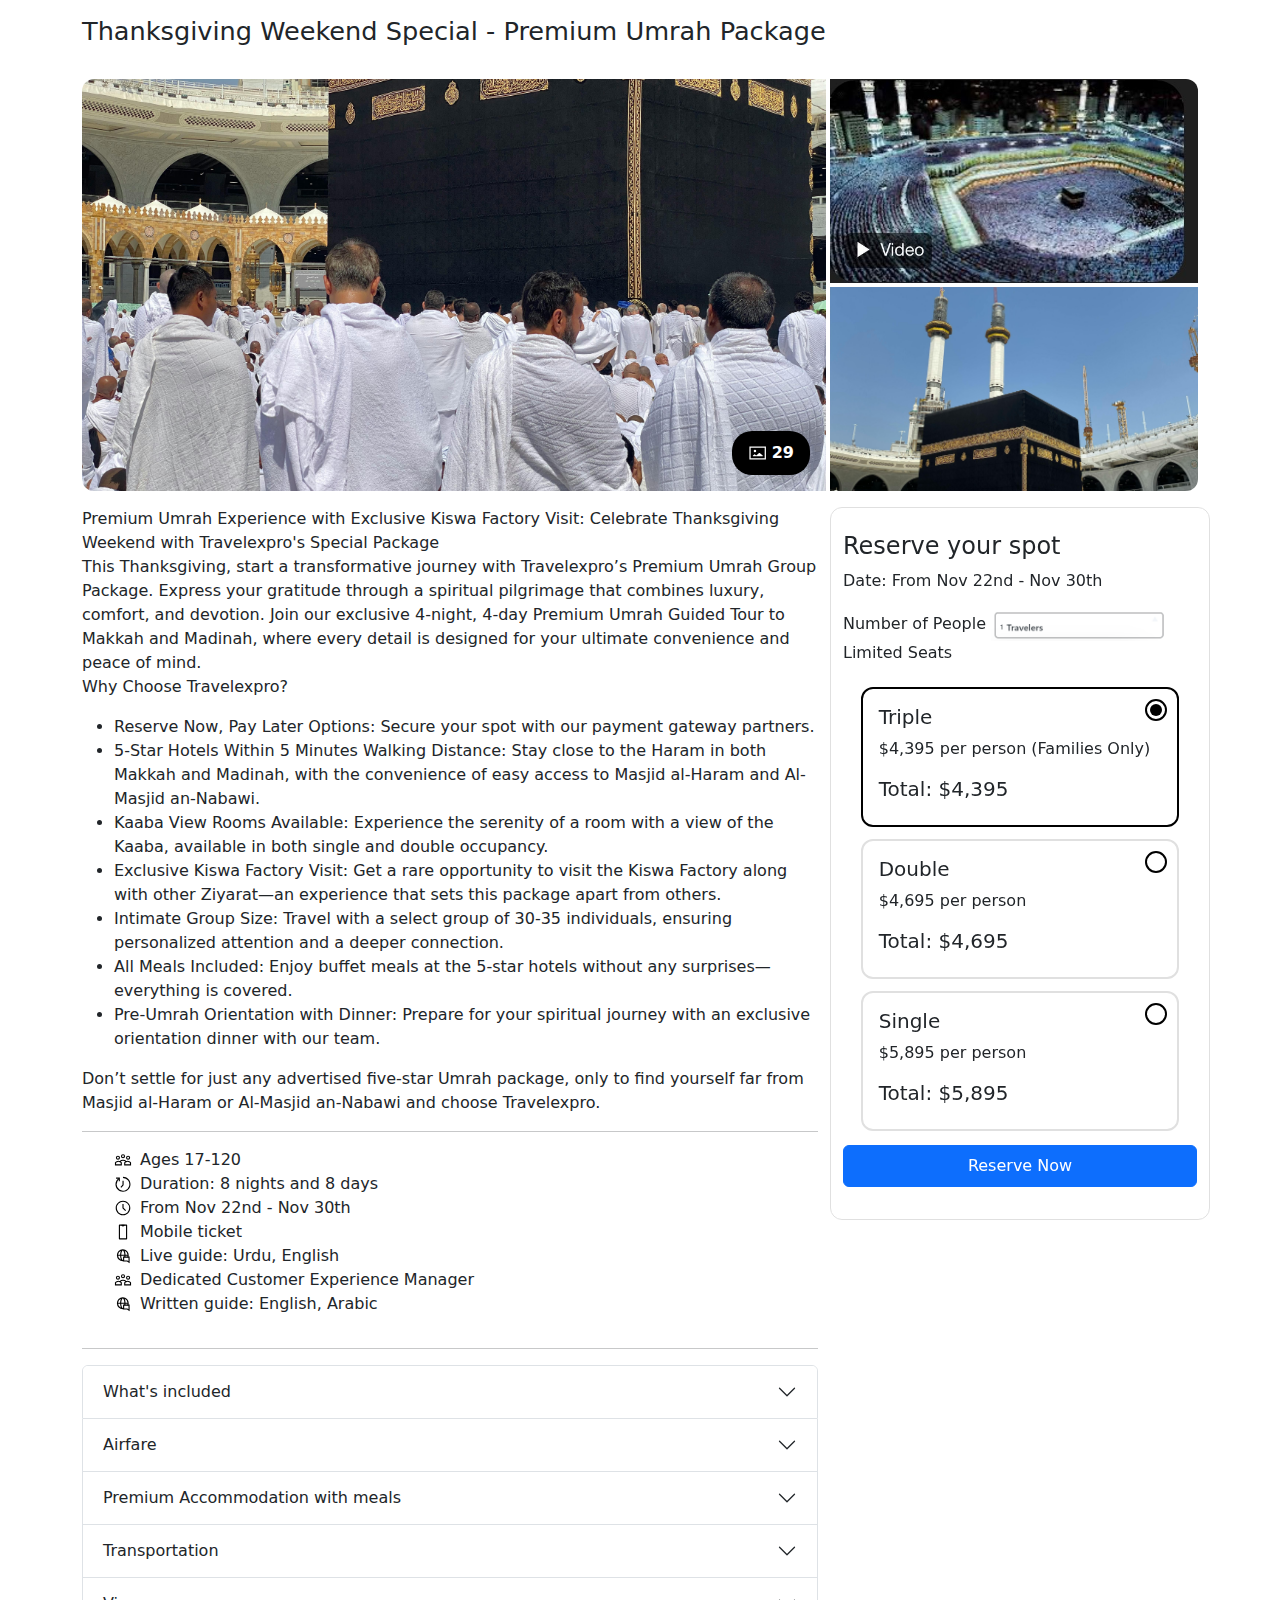
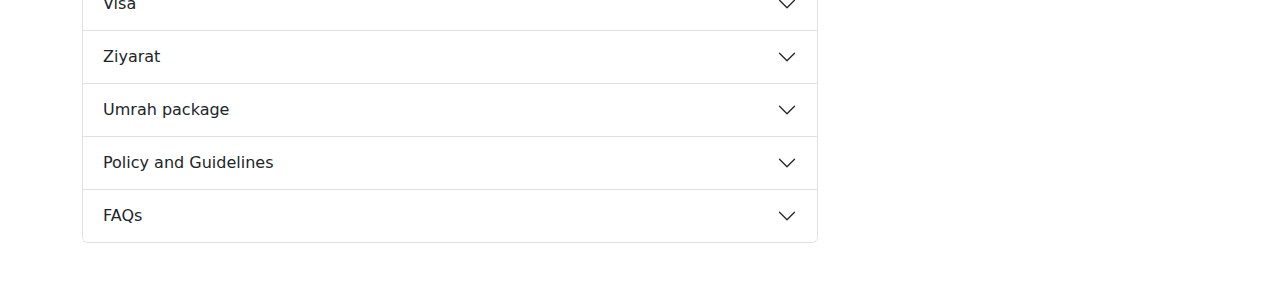
<file: pages/umrah-package.html>
<!DOCTYPE html>
<html lang="en">

<head>
    <meta charset="UTF-8">
    <meta name="viewport" content="width=device-width, initial-scale=1.0">
    <title>Umrah Package</title>
    <!-- bootstrap CDNs -->
    <link href="https://cdn.jsdelivr.net/npm/bootstrap@5.3.3/dist/css/bootstrap.min.css" rel="stylesheet"
        integrity="sha384-QWTKZyjpPEjISv5WaRU9OFeRpok6YctnYmDr5pNlyT2bRjXh0JMhjY6hW+ALEwIH" crossorigin="anonymous">
    <!-- CSS -->
    <link rel="stylesheet" href="../css/umrah-package.css">

</head>

<body>

    <div id="umrah-package" class="container pb-5">
        <div class="row">
            <div class="col-12">
                <h1 id="heading" class="m-0 p-0 my-3">
                    Thanksgiving Weekend Special - Premium Umrah Package
                </h1>
            </div>

        </div>
        <!-- image grid -->
        <div id="img-gallery-con" class="row my-3">
            <div class="col-md-8 pe-md-1 position-relative">
                <img class="main-img" src="../images/umrah-page-khana-kaba.jpg" alt="">
                <div class="additional-images-label">
                    <svg viewBox="0 0 24 24" width="20px" height="20px" fill="currentColor" class="d Vb egaXP UmNoP">
                        <path fill-rule="evenodd" clip-rule="evenodd"
                            d="M8.358 11.033a1.5 1.5 0 100-3 1.5 1.5 0 000 3zm-2 5c-.5 0-.7-.5-.4-.9l1.6-1.4c.2-.2.6-.2.8 0l1.1 1.1c.2.2.6.2.8 0l3-2.7c.198-.2.6-.2.8 0l3.6 3c.3.3.1.9-.4.9h-10.9z">
                        </path>
                        <path fill-rule="evenodd" clip-rule="evenodd"
                            d="M20.017 5.737H3.184v12.526h16.833V5.737zm-18.333-1.5v15.526h19.833V4.237H1.684z"></path>
                    </svg>
                    <p class="p-0 m-0">29</p>
                </div>
            </div>
            <div class="col-md-4 ps-md-0 d-none d-md-block">
                <div class="row">
                    <div class="col-12 mb-md-1">
                        <img class="secondary-img-1" src="../images/kaba-sharif-video-thumbnail.jfif" alt="">
                    </div>
                    <div class="col-12">
                        <img class="secondary-img-2" src="../images/umrah-package-image.jpg" alt="">
                    </div>
                </div>
            </div>
        </div>
        <!-- main section -->
        <div class="row position-relative">
            <!-- tour detail section -->
            <div class="col-md-8 tour-detail-section">
                <div>
                    <p>
                        Premium Umrah Experience with Exclusive Kiswa Factory Visit: Celebrate Thanksgiving Weekend with
                        Travelexpro's Special Package <br>
                        This Thanksgiving, start a transformative journey with Travelexpro’s Premium Umrah Group
                        Package. Express your gratitude through a spiritual pilgrimage that combines luxury, comfort,
                        and devotion. Join our exclusive 4-night, 4-day Premium Umrah Guided Tour to Makkah and Madinah,
                        where every detail is designed for your ultimate convenience and peace of mind.
                        <br>
                        Why Choose Travelexpro?
                    <ul>
                        <li>
                            Reserve Now, Pay Later Options: Secure your spot with our payment gateway partners.
                        </li>
                        <li>
                            5-Star Hotels Within 5 Minutes Walking Distance: Stay close to the Haram in both Makkah
                            and Madinah, with the convenience of easy access to Masjid al-Haram and Al-Masjid an-Nabawi.
                        </li>
                        <li>
                            Kaaba View Rooms Available: Experience the serenity of a room with a view of the Kaaba,
                            available in both single and double occupancy.
                        </li>
                        <li>
                            Exclusive Kiswa Factory Visit: Get a rare opportunity to visit the Kiswa Factory along with
                            other Ziyarat—an experience that sets this package apart from others.
                        </li>
                        <li>
                            Intimate Group Size: Travel with a select group of 30-35 individuals, ensuring
                            personalized attention and a deeper connection.
                        </li>
                        <li>
                            All Meals Included: Enjoy buffet meals at the 5-star hotels without any
                            surprises—everything
                            is covered.
                        </li>
                        <li>
                            Pre-Umrah Orientation with Dinner: Prepare for your spiritual journey with an exclusive
                            orientation dinner with our team.
                        </li>
                    </ul>

                    Don’t settle for just any advertised five-star Umrah package, only to find yourself far from
                    Masjid al-Haram or Al-Masjid an-Nabawi and choose Travelexpro.
                </div>
                <hr>

                <div class="row service-section">
                    <div class="col-12">
                        <ul>
                            <li class="d-flex justify-content-start align-items-center gap-2">
                                <svg viewBox="0 0 24 24" width="18px" height="18px" class="d Vb UmNoP">
                                    <path
                                        d="M12 12.28l-.008.75h.02L12 12.28zM2 18.51h-.75v.752l.752-.002L2 18.51zm0-2.92l-.585-.469-.165.206v.263H2zm3.855-1.85v.75-.75zm3.855 1.85h.75v-.263l-.165-.206-.585.469zm0 2.9l.002.75.748-.002v-.748h-.75zm4.6.02h-.75v.752l.752-.002-.002-.75zm0-2.92l-.585-.469-.165.206v.263h.75zm3.855-1.85v.75-.75zm3.855 1.85h.75v-.263l-.165-.206-.585.469zm0 2.9l.002.75.748-.002v-.748h-.75zM13.27 7c0 .69-.56 1.25-1.25 1.25v1.5A2.75 2.75 0 0014.77 7h-1.5zm-1.25 1.25c-.69 0-1.25-.56-1.25-1.25h-1.5a2.75 2.75 0 002.75 2.75v-1.5zM10.77 7c0-.69.56-1.25 1.25-1.25v-1.5A2.75 2.75 0 009.27 7h1.5zm1.25-1.25c.69 0 1.25.56 1.25 1.25h1.5a2.75 2.75 0 00-2.75-2.75v1.5zm-3.267 8.802a4.11 4.11 0 011.445-1.132l-.638-1.357a5.61 5.61 0 00-1.973 1.545l1.166.944zm1.445-1.132a4.11 4.11 0 011.794-.39l.016-1.5a5.61 5.61 0 00-2.448.533l.638 1.357zm1.815-.39a4.1 4.1 0 011.814.39l.639-1.358a5.6 5.6 0 00-2.479-.532l.026 1.5zm1.814.39a4.1 4.1 0 011.457 1.148l1.172-.936a5.6 5.6 0 00-1.99-1.57l-.639 1.357zM2.75 18.51v-2.92h-1.5v2.92h1.5zm-.165-2.451a4.19 4.19 0 011.456-1.157l-.649-1.352a5.69 5.69 0 00-1.977 1.571l1.17.938zm1.456-1.157a4.19 4.19 0 011.814-.413v-1.5a5.69 5.69 0 00-2.463.56l.65 1.353zm1.814-.413a4.19 4.19 0 011.814.413l.649-1.352a5.69 5.69 0 00-2.463-.56v1.5zm1.814.413a4.19 4.19 0 011.456 1.157l1.17-.938a5.69 5.69 0 00-1.977-1.571l-.65 1.352zm1.291.688v2.9h1.5v-2.9h-1.5zm.748 2.15l-7.71.02.004 1.5 7.71-.02-.004-1.5zM20.02 9c0 .69-.56 1.25-1.25 1.25v1.5A2.75 2.75 0 0021.52 9h-1.5zm-1.25 1.25c-.69 0-1.25-.56-1.25-1.25h-1.5a2.75 2.75 0 002.75 2.75v-1.5zM17.52 9c0-.69.56-1.25 1.25-1.25v-1.5A2.75 2.75 0 0016.02 9h1.5zm1.25-1.25c.69 0 1.25.56 1.25 1.25h1.5a2.75 2.75 0 00-2.75-2.75v1.5zM6.52 9c0 .69-.56 1.25-1.25 1.25v1.5A2.75 2.75 0 008.02 9h-1.5zm-1.25 1.25c-.69 0-1.25-.56-1.25-1.25h-1.5a2.75 2.75 0 002.75 2.75v-1.5zM4.02 9c0-.69.56-1.25 1.25-1.25v-1.5A2.75 2.75 0 002.52 9h1.5zm1.25-1.25c.69 0 1.25.56 1.25 1.25h1.5a2.75 2.75 0 00-2.75-2.75v1.5zm9.79 10.76v-2.92h-1.5v2.92h1.5zm-.165-2.451a4.19 4.19 0 011.457-1.157l-.65-1.352a5.69 5.69 0 00-1.977 1.571l1.17.938zm1.457-1.157a4.19 4.19 0 011.813-.413v-1.5a5.69 5.69 0 00-2.463.56l.65 1.353zm1.813-.413a4.19 4.19 0 011.814.413l.649-1.352a5.69 5.69 0 00-2.463-.56v1.5zm1.814.413a4.19 4.19 0 011.456 1.157l1.17-.938a5.691 5.691 0 00-1.977-1.571l-.65 1.352zm1.291.688v2.9h1.5v-2.9h-1.5zm.748 2.15l-7.71.02.004 1.5 7.71-.02-.004-1.5z">
                                    </path>
                                </svg>
                                <p class="p-0 m-0">
                                    Ages 17-120
                                </p>
                            </li>

                            <li class="d-flex justify-content-start align-items-center gap-2">
                                <svg viewBox="0 0 24 24" width="18px" height="18px" class="d Vb UmNoP">
                                    <path fill-rule="evenodd" clip-rule="evenodd"
                                        d="M6.713 3.982a9.994 9.994 0 00-4.734 8.502c0 5.523 4.477 10 10 10s10-4.477 10-10c0-5.522-4.477-10-10-10v1.5a8.5 8.5 0 11-5.266 1.828v-1.83z">
                                    </path>
                                    <path fill-rule="evenodd" clip-rule="evenodd"
                                        d="M6.323 4.935h-3.55v-1.5h5.05v5.05h-1.5v-3.55zM11.333 13.034v-5.36h1.5v5.457c0 .312-.116.612-.326.842l-2.765 3.033-1.109-1.01 2.7-2.962z">
                                    </path>
                                </svg>
                                <p class="p-0 m-0">
                                    Duration: 8 nights and 8 days
                                </p>
                            </li>

                            <li class="d-flex justify-content-start align-items-center gap-2">
                                <svg viewBox="0 0 24 24" width="18px" height="18px" class="d Vb UmNoP">
                                    <path fill-rule="evenodd" clip-rule="evenodd"
                                        d="M12 3.75a8.25 8.25 0 100 16.5 8.25 8.25 0 000-16.5zM2.25 12c0-5.385 4.365-9.75 9.75-9.75s9.75 4.365 9.75 9.75-4.365 9.75-9.75 9.75S2.25 17.385 2.25 12zm9-5.5h1.5v5.19l3.28 3.28-1.06 1.06-3.72-3.72V6.5z">
                                    </path>
                                </svg>
                                <p class="p-0 m-0">
                                    From Nov 22nd - Nov 30th
                                </p>
                            </li>

                            <li class="d-flex justify-content-start align-items-center gap-2">
                                <svg viewBox="0 0 24 24" width="18px" height="18px" class="d Vb UmNoP">
                                    <path fill-rule="evenodd" clip-rule="evenodd"
                                        d="M7.966 3.512v16.976h8.069V3.512h-8.07zm-.5-1.5a1 1 0 00-1 1v17.976a1 1 0 001 1h9.069a1 1 0 001-1V3.012a1 1 0 00-1-1h-9.07z">
                                    </path>
                                    <path
                                        d="M11.986 3.832c-1.21 0-1.409-.53-1.358-.796h2.746c.041.266-.179.796-1.388.796z">
                                    </path>
                                    <path fill-rule="evenodd" clip-rule="evenodd"
                                        d="M10.01 2.286h4.007l.098.635c.063.402-.09.862-.489 1.191-.386.319-.941.47-1.64.47-.697 0-1.254-.15-1.638-.477-.401-.342-.533-.815-.456-1.211l.118-.608z">
                                    </path>
                                </svg>
                                <p class="p-0 m-0">
                                    Mobile ticket
                                </p>
                            </li>

                            <li class="d-flex justify-content-start align-items-center gap-2">
                                <svg viewBox="0 0 24 24" width="18px" height="18px" class="d Vb UmNoP">
                                    <path fill-rule="evenodd" clip-rule="evenodd"
                                        d="M9.654 10.255h4.178c-.07-1.591-.356-2.993-.766-4.017-.238-.594-.502-1.023-.756-1.293-.211-.223-.38-.3-.5-.32a6.56 6.56 0 00-.133 0c-.12.02-.29.097-.5.32-.255.27-.519.7-.756 1.293-.41 1.024-.697 2.426-.767 4.017zm-.374-5.14c-.09.18-.174.37-.252.565-.491 1.227-.805 2.825-.875 4.575H5.399a6.388 6.388 0 013.88-5.14zm2.301-1.99a7.883 7.883 0 00-7.726 7.88 7.88 7.88 0 007.883 7.886c.585 0 .872-.015 1.111-.074.123-.031.172-.05.213-.064.058-.02.099-.036.312-.073l-.26-1.478a3.842 3.842 0 00-.462.107c-.087.026-.113.035-.127.04a.286.286 0 01-.04.012c-.03.008-.132.03-.742.03-.122 0-.313-.06-.566-.327-.255-.27-.519-.7-.756-1.293-.41-1.024-.697-2.425-.767-4.016h4.203a4.673 4.673 0 01-.225 1.255l-.012.041-.005.016c-.033.113-.088.297-.099.478l1.498.088v.006s.007-.036.044-.162l.012-.04c.037-.125.089-.297.136-.504.072-.313.134-.698.152-1.178h2.734a4.156 4.156 0 01-.195.949c-.055.159-.11.28-.166.402l-.004.01a1.844 1.844 0 00-.171.507l1.484.219-.005.026s.012-.032.057-.13l.008-.018c.056-.123.137-.3.215-.53.168-.488.311-1.167.311-2.185a7.878 7.878 0 00-7.72-7.88 1.938 1.938 0 00-.325 0zm2.626 1.99c.09.181.173.37.252.565.49 1.227.804 2.825.875 4.575h2.749a6.384 6.384 0 00-3.876-5.14zM9.284 16.902a7.763 7.763 0 01-.256-.573c-.49-1.227-.805-2.824-.875-4.574H5.399a6.386 6.386 0 003.885 5.147z">
                                    </path>
                                    <path fill-rule="evenodd" clip-rule="evenodd"
                                        d="M20.833 12.778h-8.75v6.648h5.255l3.495 2.325v-8.973zm-1.5 1.5v4.673l-1.542-1.025h-4.209v-3.648h5.75z">
                                    </path>
                                </svg>
                                <p class="p-0 m-0">
                                    Live guide: Urdu, English
                                </p>
                            </li>
                            <li class="d-flex justify-content-start align-items-center gap-2">
                                <svg viewBox="0 0 24 24" width="18px" height="18px" class="d Vb UmNoP">
                                    <path
                                        d="M12 12.28l-.008.75h.02L12 12.28zM2 18.51h-.75v.752l.752-.002L2 18.51zm0-2.92l-.585-.469-.165.206v.263H2zm3.855-1.85v.75-.75zm3.855 1.85h.75v-.263l-.165-.206-.585.469zm0 2.9l.002.75.748-.002v-.748h-.75zm4.6.02h-.75v.752l.752-.002-.002-.75zm0-2.92l-.585-.469-.165.206v.263h.75zm3.855-1.85v.75-.75zm3.855 1.85h.75v-.263l-.165-.206-.585.469zm0 2.9l.002.75.748-.002v-.748h-.75zM13.27 7c0 .69-.56 1.25-1.25 1.25v1.5A2.75 2.75 0 0014.77 7h-1.5zm-1.25 1.25c-.69 0-1.25-.56-1.25-1.25h-1.5a2.75 2.75 0 002.75 2.75v-1.5zM10.77 7c0-.69.56-1.25 1.25-1.25v-1.5A2.75 2.75 0 009.27 7h1.5zm1.25-1.25c.69 0 1.25.56 1.25 1.25h1.5a2.75 2.75 0 00-2.75-2.75v1.5zm-3.267 8.802a4.11 4.11 0 011.445-1.132l-.638-1.357a5.61 5.61 0 00-1.973 1.545l1.166.944zm1.445-1.132a4.11 4.11 0 011.794-.39l.016-1.5a5.61 5.61 0 00-2.448.533l.638 1.357zm1.815-.39a4.1 4.1 0 011.814.39l.639-1.358a5.6 5.6 0 00-2.479-.532l.026 1.5zm1.814.39a4.1 4.1 0 011.457 1.148l1.172-.936a5.6 5.6 0 00-1.99-1.57l-.639 1.357zM2.75 18.51v-2.92h-1.5v2.92h1.5zm-.165-2.451a4.19 4.19 0 011.456-1.157l-.649-1.352a5.69 5.69 0 00-1.977 1.571l1.17.938zm1.456-1.157a4.19 4.19 0 011.814-.413v-1.5a5.69 5.69 0 00-2.463.56l.65 1.353zm1.814-.413a4.19 4.19 0 011.814.413l.649-1.352a5.69 5.69 0 00-2.463-.56v1.5zm1.814.413a4.19 4.19 0 011.456 1.157l1.17-.938a5.69 5.69 0 00-1.977-1.571l-.65 1.352zm1.291.688v2.9h1.5v-2.9h-1.5zm.748 2.15l-7.71.02.004 1.5 7.71-.02-.004-1.5zM20.02 9c0 .69-.56 1.25-1.25 1.25v1.5A2.75 2.75 0 0021.52 9h-1.5zm-1.25 1.25c-.69 0-1.25-.56-1.25-1.25h-1.5a2.75 2.75 0 002.75 2.75v-1.5zM17.52 9c0-.69.56-1.25 1.25-1.25v-1.5A2.75 2.75 0 0016.02 9h1.5zm1.25-1.25c.69 0 1.25.56 1.25 1.25h1.5a2.75 2.75 0 00-2.75-2.75v1.5zM6.52 9c0 .69-.56 1.25-1.25 1.25v1.5A2.75 2.75 0 008.02 9h-1.5zm-1.25 1.25c-.69 0-1.25-.56-1.25-1.25h-1.5a2.75 2.75 0 002.75 2.75v-1.5zM4.02 9c0-.69.56-1.25 1.25-1.25v-1.5A2.75 2.75 0 002.52 9h1.5zm1.25-1.25c.69 0 1.25.56 1.25 1.25h1.5a2.75 2.75 0 00-2.75-2.75v1.5zm9.79 10.76v-2.92h-1.5v2.92h1.5zm-.165-2.451a4.19 4.19 0 011.457-1.157l-.65-1.352a5.69 5.69 0 00-1.977 1.571l1.17.938zm1.457-1.157a4.19 4.19 0 011.813-.413v-1.5a5.69 5.69 0 00-2.463.56l.65 1.353zm1.813-.413a4.19 4.19 0 011.814.413l.649-1.352a5.69 5.69 0 00-2.463-.56v1.5zm1.814.413a4.19 4.19 0 011.456 1.157l1.17-.938a5.691 5.691 0 00-1.977-1.571l-.65 1.352zm1.291.688v2.9h1.5v-2.9h-1.5zm.748 2.15l-7.71.02.004 1.5 7.71-.02-.004-1.5z">
                                    </path>
                                </svg>
                                <p class="p-0 m-0">
                                    Dedicated Customer Experience Manager
                                </p>

                            </li>
                            <li class="d-flex justify-content-start align-items-center gap-2">
                                <svg viewBox="0 0 24 24" width="18px" height="18px" class="d Vb UmNoP">
                                    <path fill-rule="evenodd" clip-rule="evenodd"
                                        d="M9.654 10.255h4.178c-.07-1.591-.356-2.993-.766-4.017-.238-.594-.502-1.023-.756-1.293-.211-.223-.38-.3-.5-.32a6.56 6.56 0 00-.133 0c-.12.02-.29.097-.5.32-.255.27-.519.7-.756 1.293-.41 1.024-.697 2.426-.767 4.017zm-.374-5.14c-.09.18-.174.37-.252.565-.491 1.227-.805 2.825-.875 4.575H5.399a6.388 6.388 0 013.88-5.14zm2.301-1.99a7.883 7.883 0 00-7.726 7.88 7.88 7.88 0 007.883 7.886c.585 0 .872-.015 1.111-.074.123-.031.172-.05.213-.064.058-.02.099-.036.312-.073l-.26-1.478a3.842 3.842 0 00-.462.107c-.087.026-.113.035-.127.04a.286.286 0 01-.04.012c-.03.008-.132.03-.742.03-.122 0-.313-.06-.566-.327-.255-.27-.519-.7-.756-1.293-.41-1.024-.697-2.425-.767-4.016h4.203a4.673 4.673 0 01-.225 1.255l-.012.041-.005.016c-.033.113-.088.297-.099.478l1.498.088v.006s.007-.036.044-.162l.012-.04c.037-.125.089-.297.136-.504.072-.313.134-.698.152-1.178h2.734a4.156 4.156 0 01-.195.949c-.055.159-.11.28-.166.402l-.004.01a1.844 1.844 0 00-.171.507l1.484.219-.005.026s.012-.032.057-.13l.008-.018c.056-.123.137-.3.215-.53.168-.488.311-1.167.311-2.185a7.878 7.878 0 00-7.72-7.88 1.938 1.938 0 00-.325 0zm2.626 1.99c.09.181.173.37.252.565.49 1.227.804 2.825.875 4.575h2.749a6.384 6.384 0 00-3.876-5.14zM9.284 16.902a7.763 7.763 0 01-.256-.573c-.49-1.227-.805-2.824-.875-4.574H5.399a6.386 6.386 0 003.885 5.147z">
                                    </path>
                                    <path fill-rule="evenodd" clip-rule="evenodd"
                                        d="M20.833 12.778h-8.75v6.648h5.255l3.495 2.325v-8.973zm-1.5 1.5v4.673l-1.542-1.025h-4.209v-3.648h5.75z">
                                    </path>
                                </svg>
                                <p class="p-0 m-0">
                                    Written guide: English, Arabic
                                </p>
                            </li>

                        </ul>
                    </div>
                    <!-- <div class="col-6">
                        <h5 class="text-center">Madina</h5>
                        <ul>
                            <li>5 star</li>
                            <li>Hilton</li>
                            <li>Sofitel</li>
                            <li>IHG</li>
                        </ul>
                    </div> -->

                </div>
                <hr>

                <div class="accordion" id="accordionExample">
                    <div class="accordion-item">
                        <h2 class="accordion-header" id="headingOne">
                            <button class="accordion-button collapsed" type="button" data-bs-toggle="collapse"
                                data-bs-target="#collapseOne" aria-expanded="false" aria-controls="collapseOne">
                                What's included
                            </button>
                        </h2>
                        <div id="collapseOne" class="accordion-collapse collapse" aria-labelledby="headingOne"
                            data-bs-parent="#accordionExample">
                            <div class="accordion-body">
                                <ul>
                                    <li> Roundtrip International Airfare (For Air & Land Packages)</li>
                                    <li> 4 nights’ Accommodations in Madinah</li>
                                    <li> 4 nights of Accommodations in Makkah</li>
                                    <li> Daily open buffet breakfast and dinner at Hotels</li>
                                    <li>Airconditioned Luxury Transport to Hotels and Airports and Zayarat in Makkah
                                        and Madinah</li>
                                    <li> Haramain train from Madinah to Makkah</li>
                                    <li>Guided Tour of Madinah – Mazarat</li>
                                    <li>Guided Tour of Makkah – Mazarat</li>
                                    <li> Virtual information sessions prior to departure</li>
                                    <li>Dedicated Customer Support and Chat Support</li>
                                    <li>Umrah Lecture and Khatirahs on-site</li>
                                    <li> Visa processing and visa fees and Saudi health insurance</li>
                                    <li>Umrah Packet</li>
                                    <li> Dedicated Portal and Customer Experience Manager</li>
                                </ul>
                            </div>
                        </div>
                    </div>
                    <div class="accordion-item">
                        <h2 class="accordion-header" id="headingTwo">
                            <button class="accordion-button collapsed" type="button" data-bs-toggle="collapse"
                                data-bs-target="#collapseTwo" aria-expanded="false" aria-controls="collapseTwo">
                                Airfare
                            </button>
                        </h2>
                        <div id="collapseTwo" class="accordion-collapse collapse" aria-labelledby="headingTwo"
                            data-bs-parent="#accordionExample">
                            <div class="accordion-body">
                                <ul>
                                    <li>2nd accordian data </li>
                                </ul>
                            </div>
                        </div>
                    </div>
                    <div class="accordion-item">
                        <h2 class="accordion-header" id="headingThree">
                            <button class="accordion-button collapsed" type="button" data-bs-toggle="collapse"
                                data-bs-target="#collapseThree" aria-expanded="false" aria-controls="collapseThree">
                                Premium Accommodation with meals
                            </button>
                        </h2>
                        <div id="collapseThree" class="accordion-collapse collapse" aria-labelledby="headingThree"
                            data-bs-parent="#accordionExample">
                            <div class="accordion-body">
                                <ul>
                                    <li>3rd accordian data </li>
                                </ul>
                            </div>
                        </div>
                    </div>
                    <div class="accordion-item">
                        <h2 class="accordion-header" id="headingFour">
                            <button class="accordion-button collapsed" type="button" data-bs-toggle="collapse"
                                data-bs-target="#collapseFour" aria-expanded="false" aria-controls="collapseFour">
                                Transportation
                            </button>
                        </h2>
                        <div id="collapseFour" class="accordion-collapse collapse" aria-labelledby="headingFour"
                            data-bs-parent="#accordionExample">
                            <div class="accordion-body">
                                <ul>
                                    <li>4th accordian data </li>
                                </ul>
                            </div>
                        </div>
                    </div>
                    <div class="accordion-item">
                        <h2 class="accordion-header" id="headingFive">
                            <button class="accordion-button collapsed" type="button" data-bs-toggle="collapse"
                                data-bs-target="#collapseFive" aria-expanded="false" aria-controls="collapseFive">
                                Visa
                            </button>
                        </h2>
                        <div id="collapseFive" class="accordion-collapse collapse" aria-labelledby="headingFive"
                            data-bs-parent="#accordionExample">
                            <div class="accordion-body">
                                <ul>
                                    <li>5th accordian data </li>
                                </ul>
                            </div>
                        </div>
                    </div>
                    <div class="accordion-item">
                        <h2 class="accordion-header" id="headingSix">
                            <button class="accordion-button collapsed" type="button" data-bs-toggle="collapse"
                                data-bs-target="#collapseSix" aria-expanded="false" aria-controls="collapseSix">
                                Ziyarat
                            </button>
                        </h2>
                        <div id="collapseSix" class="accordion-collapse collapse" aria-labelledby="headingSix"
                            data-bs-parent="#accordionExample">
                            <div class="accordion-body">
                                <ul>
                                    <li>6th accordian data </li>
                                </ul>
                            </div>
                        </div>
                    </div>
                    <div class="accordion-item">
                        <h2 class="accordion-header" id="headingSeven">
                            <button class="accordion-button collapsed" type="button" data-bs-toggle="collapse"
                                data-bs-target="#collapseSeven" aria-expanded="false" aria-controls="collapseSeven">
                                Umrah package
                            </button>
                        </h2>
                        <div id="collapseSeven" class="accordion-collapse collapse" aria-labelledby="headingSeven"
                            data-bs-parent="#accordionExample">
                            <div class="accordion-body">
                                <ul>
                                    <li>7th accordian data </li>
                                </ul>
                            </div>
                        </div>
                    </div>
                    <div class="accordion-item">
                        <h2 class="accordion-header" id="headingEight">
                            <button class="accordion-button collapsed" type="button" data-bs-toggle="collapse"
                                data-bs-target="#collapseEight" aria-expanded="false" aria-controls="collapseEight">
                                Policy and Guidelines
                            </button>
                        </h2>
                        <div id="collapseEight" class="accordion-collapse collapse" aria-labelledby="headingEight"
                            data-bs-parent="#accordionExample">
                            <div class="accordion-body">
                                <ul>
                                    <li>8th accordian data </li>
                                </ul>
                            </div>
                        </div>
                    </div>
                    <div class="accordion-item">
                        <h2 class="accordion-header" id="headingNine">
                            <button class="accordion-button collapsed" type="button" data-bs-toggle="collapse"
                                data-bs-target="#collapseNine" aria-expanded="false" aria-controls="collapseNine">
                                FAQs
                            </button>
                        </h2>
                        <div id="collapseNine" class="accordion-collapse collapse" aria-labelledby="headingNine"
                            data-bs-parent="#accordionExample">
                            <div class="accordion-body">
                                <ul>
                                    <li>9th accordian data </li>
                                </ul>
                            </div>
                        </div>
                    </div>
                </div>

            </div>


            <!-- reserve spot section -->
            <div class="col-md-4 reserve-spot-section py-4">
                <h4>
                    Reserve your spot
                </h4>
                <div>
                    <div>
                        <p>Date: From Nov 22nd - Nov 30th</p>
                        <label for="numOfPeople">Number of People</label>
                        <!-- use the searchEngine select people dropdown -->
                        <img title="use the searchEngine select people dropdown" class="w-50"
                            src="../images/search-engine select people dropdown.png" alt="">
                    </div>
                    <p>Limited Seats</p>
                </div>
                <div>
                    <div class="btn-group-vertical w-100" role="group" aria-label="Basic radio toggle button group">
                        <input type="radio" class="btn-check" name="btnradio" id="btnradio2" autocomplete="off">
                        <label class="reserve-label checked-border" for="btnradio2">
                            <h5>
                                Triple
                            </h5>
                            <p>$4,395 per person (Families Only)</p>
                            <h5>Total: $4,395</h5>
                            <span class="reserve-label-selected">
                                <span class="checked"></span>
                            </span>
                        </label>

                        <input type="radio" class="btn-check" name="btnradio" id="btnradio3" autocomplete="off">
                        <label class="reserve-label" for="btnradio3">
                            <h5>
                                Double
                            </h5>
                            <p>$4,695 per person</p>
                            <h5>Total: $4,695</h5>
                            <span class="reserve-label-selected">
                                <span class=""></span>
                            </span>
                        </label>

                        <input type="radio" class="btn-check" name="btnradio" id="btnradio4" autocomplete="off">
                        <label class="reserve-label" for="btnradio4">
                            <h5>
                                Single
                            </h5>
                            <p>$5,895 per person</p>
                            <h5>Total: $5,895</h5>
                            <span class="reserve-label-selected">
                                <span class=""></span>
                            </span>
                        </label>
                    </div>
                </div>

                <a class="btn btn-primary mx-auto w-100 py-2 my-2" href="./umrah-package-checkout.html">
                    Reserve Now
                </a>
            </div>
        </div>
    </div>
</body>


<!-- bootstrap CDNs -->
<script src="https://cdn.jsdelivr.net/npm/bootstrap@5.3.3/dist/js/bootstrap.bundle.min.js"
    integrity="sha384-YvpcrYf0tY3lHB60NNkmXc5s9fDVZLESaAA55NDzOxhy9GkcIdslK1eN7N6jIeHz"
    crossorigin="anonymous"></script>

<!-- Swiper JS -->
<!-- <script src="https://unpkg.com/swiper/swiper-bundle.min.js"> </script> -->
<script src="../js/umrah-package.js"></script>

<!-- JavaScript -->

</html>
</file>
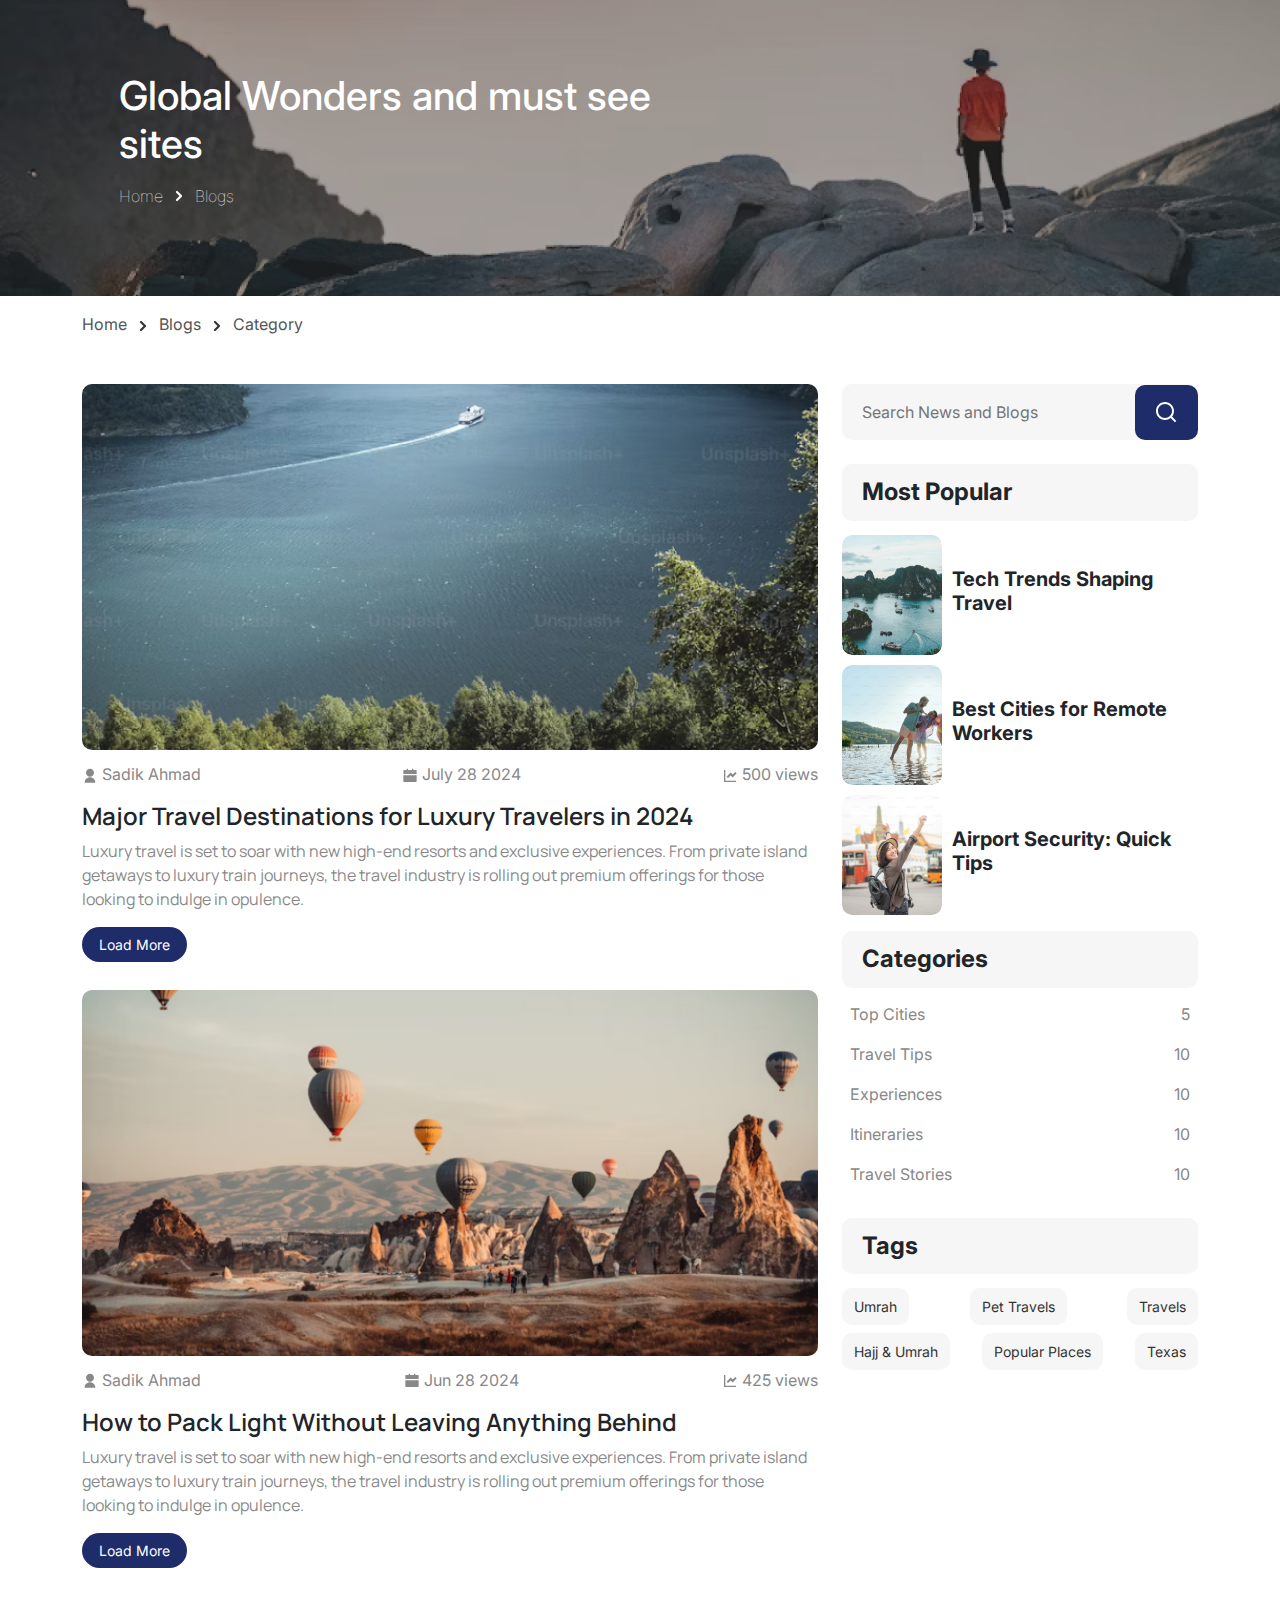
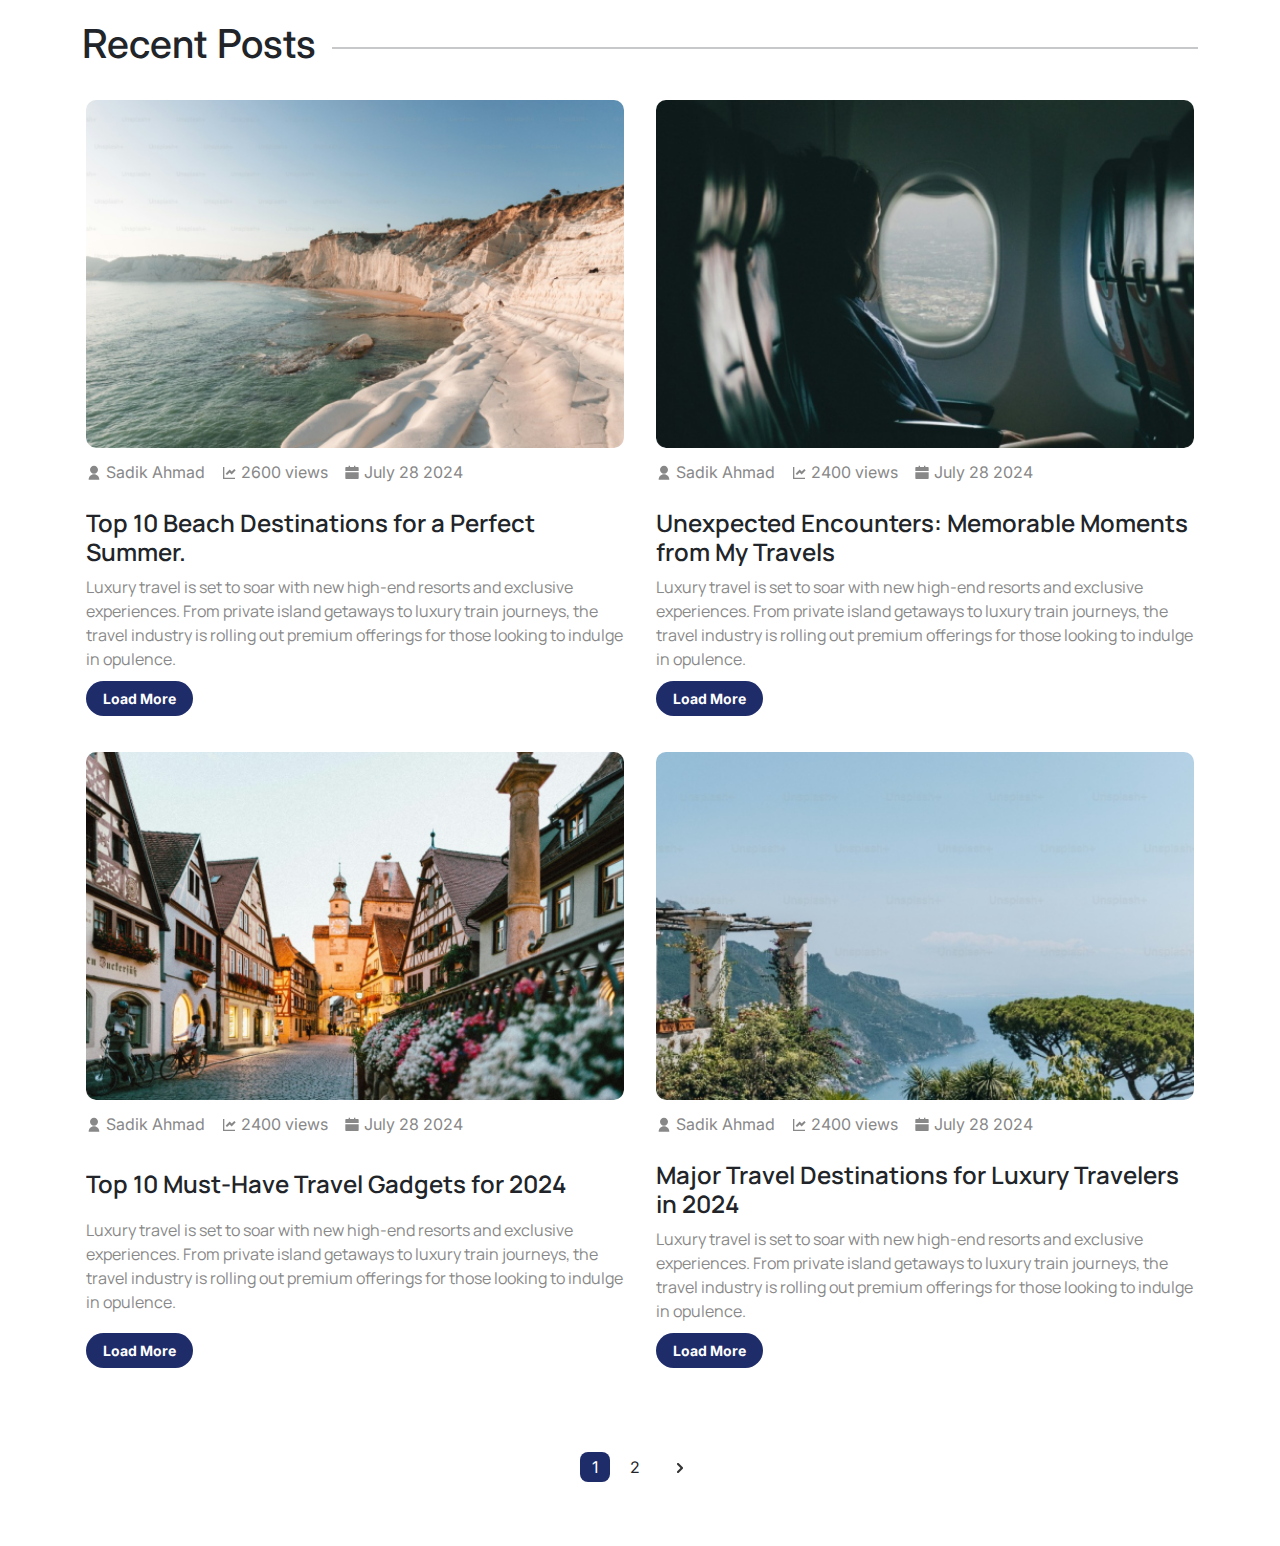
<file: pages/blog/blog-by-category.html>
<!DOCTYPE html>
<html lang="en">

<head>
    <meta charset="UTF-8">
    <meta name="viewport" content="width=device-width, initial-scale=1.0">
    <title>Blog by Category | Travelexpro </title>
    <!-- bootstrap CDNs -->
    <link href="https://cdn.jsdelivr.net/npm/bootstrap@5.3.3/dist/css/bootstrap.min.css" rel="stylesheet"
        integrity="sha384-QWTKZyjpPEjISv5WaRU9OFeRpok6YctnYmDr5pNlyT2bRjXh0JMhjY6hW+ALEwIH" crossorigin="anonymous">

    <!-- Swiper CSS -->
    <!-- <link rel="stylesheet" href="https://unpkg.com/swiper/swiper-bundle.min.css"> -->
    <link rel="stylesheet" href="../../swiper/swiper-bundle.min.css">
    <!-- CSS -->
    <link rel="stylesheet" href="../../css/index.css">
    <link rel="stylesheet" href="../../css/blog.css">
</head>

<body>
    <!-- hero section -->
    <div class="blog-hero-section blog-by-category-hero-section container-fluid">

        <div class="row">
            <div class="col-md-6 offset-md-1 my-5 py-4">
                <h1 class="mb-3 text-center text-md-start">Global Wonders and must see sites</h1>
                <ul
                    class="d-flex justify-content-center justify-content-md-start align-items-center flex-wrap gap-2 px-0">
                    <li class="">
                        Home
                    </li>
                    <li class="">
                        <img src="../../images/blog-by-category-chevron-right.png" alt="chevron right">
                    </li>
                    <li>
                        Blogs
                    </li>

                </ul>

            </div>
        </div>
    </div>

    <!-- break crumbs -->
    <div class="bread-crumbs container my-3">
        <div class="row">
            <div class="col">
                <ul
                    class="d-flex justify-content-center justify-content-md-start align-items-center flex-wrap gap-2 px-0 pb-3">
                    <li class="">
                        Home
                    </li>
                    <li class="">
                        <img src="../../images/blog-by-category-chevron-right-black.png" alt="chevron right">
                    </li>
                    <li>
                        Blogs
                    </li>
                    <li class="">
                        <img src="../../images/blog-by-category-chevron-right-black.png" alt="chevron right">
                    </li>
                    <li>
                        Category
                    </li>

                </ul>

            </div>
        </div>
    </div>

    <!-- featured post section -->
    <div class="container mb-4 featured-post-section">
        <div class="row">
            <!-- feature posts -->
            <div class="col-md-8">
                <!-- same code for posts in blog.html file -->
                <div id="blog-posts-container">
                    <script>
                        // Step 3: JSON Data
                        const blogPostsData = [
                            {
                                "image": "../../images/blog-post-1.png",
                                "alt": "Lake, trees, and ship.",
                                "author": "Sadik Ahmad",
                                "date": "July 28 2024",
                                "views": "500 views",
                                "title": "Major Travel Destinations for Luxury Travelers in 2024",
                                "description": "Luxury travel is set to soar with new high-end resorts and exclusive experiences. From private island getaways to luxury train journeys, the travel industry is rolling out premium offerings for those looking to indulge in opulence.",
                                "button": "Load More"
                            },
                            {
                                "image": "../../images/blog-post-2.png",
                                "alt": "Lake, trees, and ship.",
                                "author": "Sadik Ahmad",
                                "date": "Jun 28 2024",
                                "views": "425 views",
                                "title": "How to Pack Light Without Leaving Anything Behind",
                                "description": "Luxury travel is set to soar with new high-end resorts and exclusive experiences. From private island getaways to luxury train journeys, the travel industry is rolling out premium offerings for those looking to indulge in opulence.",
                                "button": "Load More"
                            }
                        ];

                        // Step 4: Rendering the JSON
                        const container = document.getElementById('blog-posts-container');

                        blogPostsData.forEach(post => {
                            const postDiv = document.createElement('div');
                            postDiv.className = 'card mb-3';
                            postDiv.innerHTML = `
                            <img class="d-none d-md-block card-img-top blog-post-img" src="${post.image}" alt="${post.alt}">
                            <img class="d-block d-md-none card-img-top blog-post-img blog-post-img-mobile" src="${post.image}" alt="${post.alt}">
                            <div class="card-body">
                                <ul class="d-flex justify-content-between align-items-center flex-wrap gap-3 px-0">
                                    <li>
                                        <svg width="16" height="16" viewBox="0 0 16 16" fill="currentColor" xmlns="http://www.w3.org/2000/svg">
                                            <path d="M2.66666 14.6665C2.66666 11.721 5.05448 9.33317 8 9.33317C10.9455 9.33317 13.3333 11.721 13.3333 14.6665H2.66666ZM8 8.6665C5.79 8.6665 4 6.8765 4 4.6665C4 2.4565 5.79 0.666504 8 0.666504C10.21 0.666504 12 2.4565 12 4.6665C12 6.8765 10.21 8.6665 8 8.6665Z" fill="currentColor" />
                                        </svg>
                                        ${post.author}
                                    </li>
                                    <li>
                                        <svg width="16" height="16" viewBox="0 0 16 16" fill="currentColor" xmlns="http://www.w3.org/2000/svg">
                                            <path d="M1.33334 7.33317H14.6667V13.3332C14.6667 13.7014 14.3682 13.9998 14 13.9998H2C1.63182 13.9998 1.33334 13.7014 1.33334 13.3332V7.33317ZM11.3333 1.99984H14C14.3682 1.99984 14.6667 2.29832 14.6667 2.6665V5.99984H1.33334V2.6665C1.33334 2.29832 1.63182 1.99984 2 1.99984H4.66667V0.666504H6V1.99984H10V0.666504H11.3333V1.99984Z" fill="currentColor" />
                                        </svg>
                                        ${post.date}
                                    </li>
                                    <li>
                                        <svg width="16" height="16" viewBox="0 0 16 16" fill="currentColor" xmlns="http://www.w3.org/2000/svg">
                                            <path d="M3.33333 2V12.6667H14V14H2V2H3.33333ZM13.2929 3.95956L14.7071 5.37377L10.6667 9.4142L8.66667 7.414L6.04044 10.0405L4.62623 8.6262L8.66667 4.58579L10.6667 6.586L13.2929 3.95956Z" fill="currentColor" />
                                        </svg>
                                        ${post.views}
                                    </li>
                                </ul>
                                <h3 class="card-title">${post.title}</h3>
                                <p class="card-text">${post.description}</p>
                                <button class="btn">${post.button}</button>
                            </div>
                        `;
                            container.appendChild(postDiv);
                        });
                    </script>
                </div>
            </div>
            <!-- featured search -->
            <!-- DUPLICATE code in features search section of blog.html file (one section difference check figma) -->
            <div class="col-md-4 d-none d-md-block">
                <!-- search form -->
                <form action=""
                    class="search-blog-form d-flex justify-content-center align-items-center position-relative mb-4">
                    <input type="search" placeholder="Search News and Blogs">
                    <button class="btn d-flex justify-content-center align-items-center">
                        <svg width="21" height="21" viewBox="0 0 21 21" fill="none" xmlns="http://www.w3.org/2000/svg">
                            <path
                                d="M16.031 14.6168L20.3137 18.8995L18.8995 20.3137L14.6168 16.031C13.0769 17.263 11.124 18 9 18C4.032 18 0 13.968 0 9C0 4.032 4.032 0 9 0C13.968 0 18 4.032 18 9C18 11.124 17.263 13.0769 16.031 14.6168ZM14.0247 13.8748C15.2475 12.6146 16 10.8956 16 9C16 5.1325 12.8675 2 9 2C5.1325 2 2 5.1325 2 9C2 12.8675 5.1325 16 9 16C10.8956 16 12.6146 15.2475 13.8748 14.0247L14.0247 13.8748Z"
                                fill="white" />
                        </svg>
                    </button>
                </form>
                <!-- recent post -->
                <!-- <div class="mb-3">
                    <div class="sub-section-heading">
                        <h5>Recent Post</h5>
                    </div>
                    <div class="card">
                        <img class="card-img-top blog-card-img-recent" src="../../images/blog-recent-post-card.png"
                            alt="Lake, trees, and ship.">
                        <div class="card-body">
                            <ul class="d-flex justify-content-between align-items-center flex-wrap gap-3 px-0">
                                <li class="">
                                    <svg width="16" height="16" viewBox="0 0 16 16" fill="currentColor"
                                        xmlns="http://www.w3.org/2000/svg">
                                        <path
                                            d="M2.66666 14.6665C2.66666 11.721 5.05448 9.33317 8 9.33317C10.9455 9.33317 13.3333 11.721 13.3333 14.6665H2.66666ZM8 8.6665C5.79 8.6665 4 6.8765 4 4.6665C4 2.4565 5.79 0.666504 8 0.666504C10.21 0.666504 12 2.4565 12 4.6665C12 6.8765 10.21 8.6665 8 8.6665Z"
                                            fill="currentColor" />
                                    </svg>
                                    Sadik Ahmad
                                </li>
                                <li>
                                    <svg width="16" height="16" viewBox="0 0 16 16" fill="currentColor"
                                        xmlns="http://www.w3.org/2000/svg">
                                        <path
                                            d="M1.33334 7.33317H14.6667V13.3332C14.6667 13.7014 14.3682 13.9998 14 13.9998H2C1.63182 13.9998 1.33334 13.7014 1.33334 13.3332V7.33317ZM11.3333 1.99984H14C14.3682 1.99984 14.6667 2.29832 14.6667 2.6665V5.99984H1.33334V2.6665C1.33334 2.29832 1.63182 1.99984 2 1.99984H4.66667V0.666504H6V1.99984H10V0.666504H11.3333V1.99984Z"
                                            fill="currentColor" />
                                    </svg>
                                    July 28 2024
                                </li>
                            </ul>
                            <h3 class="card-title" title="Sustainable Travel Trends for 2024">Sustainable Travel Trends
                                for
                                2024</h3>
                            <p class="card-text">As travelers become more eco-conscious, sustainable travel trends are
                                gaining momentum. </p>
                            <a href="/" class="card-link">Load More</a>
                        </div>
                    </div>
                </div> -->
                <!-- most popular -->
                <div class="blog-most-popular mb-3">
                    <div class="sub-section-heading">
                        <h5>Most Popular</h5>
                    </div>
                    <div>
                        <div>
                            <img class="blog-card-img-popular" src="../../images/blog-most-popular-1.png" alt="">
                            <h5>Tech Trends Shaping Travel</h5>
                        </div>
                        <div>
                            <img class="blog-card-img-popular" src="../../images/blog-most-popular-2.png" alt="">
                            <h5>Best Cities for Remote Workers</h5>
                        </div>
                        <div>
                            <img class="blog-card-img-popular" src="../../images/blog-most-popular-3.png" alt="">
                            <h5>Airport Security: Quick Tips</h5>
                        </div>
                    </div>
                </div>
                <!-- Categories -->
                <div class="blog-categories mb-3">
                    <div class="sub-section-heading">
                        <h5>Categories</h5>
                    </div>
                    <ul class="d-flex justify-content-center align-items-center flex-column flex-wrap px-2">
                        <li>
                            <p>Top Cities</p>
                            <p>5</p>
                        </li>
                        <li>
                            <p>Travel Tips</p>
                            <p>10</p>
                        </li>
                        <li>
                            <p>Experiences</p>
                            <p>10</p>
                        </li>
                        <li>
                            <p>Itineraries</p>
                            <p>10</p>
                        </li>
                        <li>
                            <p>Travel Stories</p>
                            <p>10</p>
                        </li>
                    </ul>
                </div>
                <!-- tags -->
                <div class="blog-tag-section mb-3">
                    <div class="sub-section-heading">
                        <h5>Tags</h5>
                    </div>
                    <ul class="d-flex justify-content-between align-items-center flex-wrap gap-2 p-0">
                        <li>Umrah</li>
                        <li>Pet Travels</li>
                        <li>Travels</li>
                        <li>Hajj & Umrah</li>
                        <li>Popular Places</li>
                        <li>Texas</li>
                    </ul>
                </div>
            </div>
        </div>
    </div>

    <!-- Recent Posts section -->
    <section class="container recent-post-section mb-3">
        <!-- heading -->
        <div class="row">
            <div class="d-flex justify-content-start align-items-center gap-3 mb-4">
                <h2 class="blog-category-heading">Recent Posts</h2>
                <hr>
            </div>
        </div>
        <div id="blog-cards-container" class="row justify-content-between">
            <script>
                const blogCardsData = [
                    {
                        "image": "../../images/blog-by-category-card-1.png",
                        "alt": "A guy in the mountains",
                        "author": "Sadik Ahmad",
                        "date": "July 28 2024",
                        "views": "2600 views",
                        "title": "Top 10 Beach Destinations for a Perfect Summer.",
                        "description": "Luxury travel is set to soar with new high-end resorts and exclusive experiences. From private island getaways to luxury train journeys, the travel industry is rolling out premium offerings for those looking to indulge in opulence.",
                        "link": "/"
                    },
                    {
                        "image": "../../images/blog-by-category-card-2.png",
                        "alt": "Lake, trees, and ship.",
                        "author": "Sadik Ahmad",
                        "date": "July 28 2024",
                        "views": "2400 views",
                        "title": "Unexpected Encounters: Memorable Moments from My Travels",
                        "description": "Luxury travel is set to soar with new high-end resorts and exclusive experiences. From private island getaways to luxury train journeys, the travel industry is rolling out premium offerings for those looking to indulge in opulence.",
                        "link": "/"
                    },
                    {
                        "image": "../../images/blog-by-category-card-3.png",
                        "alt": "Lake, trees, and ship.",
                        "author": "Sadik Ahmad",
                        "date": "July 28 2024",
                        "views": "2400 views",
                        "title": "Top 10 Must-Have Travel Gadgets for 2024",
                        "description": "Luxury travel is set to soar with new high-end resorts and exclusive experiences. From private island getaways to luxury train journeys, the travel industry is rolling out premium offerings for those looking to indulge in opulence.",
                        "link": "/"
                    },
                    {
                        "image": "../../images/blog-by-category-card-4.png",
                        "alt": "Lake, trees, and ship.",
                        "author": "Sadik Ahmad",
                        "date": "July 28 2024",
                        "views": "2400 views",
                        "title": "Major Travel Destinations for Luxury Travelers in 2024",
                        "description": "Luxury travel is set to soar with new high-end resorts and exclusive experiences. From private island getaways to luxury train journeys, the travel industry is rolling out premium offerings for those looking to indulge in opulence.",
                        "link": "/"
                    }

                ];
                const blogCardsContainer = document.getElementById('blog-cards-container');

                blogCardsData.forEach(card => {
                    const cardDiv = document.createElement('div');
                    cardDiv.className = 'col-md-6 card px-md-3 mb-4';
                    cardDiv.innerHTML = `
                        <img class="card-img-top blog-card-img blog-by-category-recent-card-img" src="${card.image}" alt="${card.alt}">
                        <div class="card-body">
                            <ul class="d-flex justify-content-between align-items-center flex-wrap gap-2 gap-md-3 px-0">
                                <li>
                                    <svg width="16" height="16" viewBox="0 0 16 16" fill="currentColor"
                                        xmlns="http://www.w3.org/2000/svg">
                                        <path
                                            d="M2.66666 14.6665C2.66666 11.721 5.05448 9.33317 8 9.33317C10.9455 9.33317 13.3333 11.721 13.3333 14.6665H2.66666ZM8 8.6665C5.79 8.6665 4 6.8765 4 4.6665C4 2.4565 5.79 0.666504 8 0.666504C10.21 0.666504 12 2.4565 12 4.6665C12 6.8765 10.21 8.6665 8 8.6665Z"
                                            fill="currentColor" />
                                    </svg>
                                    ${card.author}
                                </li>
                                <li>
                                    <svg width="16" height="16" viewBox="0 0 16 16" fill="currentColor" xmlns="http://www.w3.org/2000/svg">
                                            <path d="M3.33333 2V12.6667H14V14H2V2H3.33333ZM13.2929 3.95956L14.7071 5.37377L10.6667 9.4142L8.66667 7.414L6.04044 10.0405L4.62623 8.6262L8.66667 4.58579L10.6667 6.586L13.2929 3.95956Z" fill="currentColor" />
                                    </svg>
                                    ${card.views}
                                </li>
                                <li>
                                    <svg width="16" height="16" viewBox="0 0 16 16" fill="currentColor"
                                        xmlns="http://www.w3.org/2000/svg">
                                        <path
                                            d="M1.33334 7.33317H14.6667V13.3332C14.6667 13.7014 14.3682 13.9998 14 13.9998H2C1.63182 13.9998 1.33334 13.7014 1.33334 13.3332V7.33317ZM11.3333 1.99984H14C14.3682 1.99984 14.6667 2.29832 14.6667 2.6665V5.99984H1.33334V2.6665C1.33334 2.29832 1.63182 1.99984 2 1.99984H4.66667V0.666504H6V1.99984H10V0.666504H11.3333V1.99984Z"
                                            fill="currentColor" />
                                    </svg>
                                    ${card.date}
                                </li>
                            </ul>
                            <h3 class="card-title m-0" title="${card.title}">${card.title}</h3>
                            <p class="card-text p-0 m-0">${card.description}</p>
                            <button href="${card.link}" class="btn card-link">Load More</button>
                        </div>
                    `;
                    blogCardsContainer.appendChild(cardDiv);
                });
            </script>
        </div>
        <div class="row">
            <ul class="pagination-btn-con col-12 d-flex justify-content-center align-items-center gap-2 px-0 mx-0 my-5">
                <li class="active">1</li>
                <li class="">2</li>
                <li class=""><img src="../../images/blog-by-category-chevron-right-black.png" alt=""></li>
            </ul>
        </div>
    </section>

</body>


<!-- bootstrap CDNs -->
<script src="https://cdn.jsdelivr.net/npm/bootstrap@5.3.3/dist/js/bootstrap.bundle.min.js"
    integrity="sha384-YvpcrYf0tY3lHB60NNkmXc5s9fDVZLESaAA55NDzOxhy9GkcIdslK1eN7N6jIeHz"
    crossorigin="anonymous"></script>

<!-- Swiper JS -->
<!-- <script src="https://unpkg.com/swiper/swiper-bundle.min.js"> </script> -->
<script src="../../swiper/swiper-bundle.min.js"> </script>
<script src="../../js/index.js"></script>

<!-- JavaScript -->

</html>
</file>
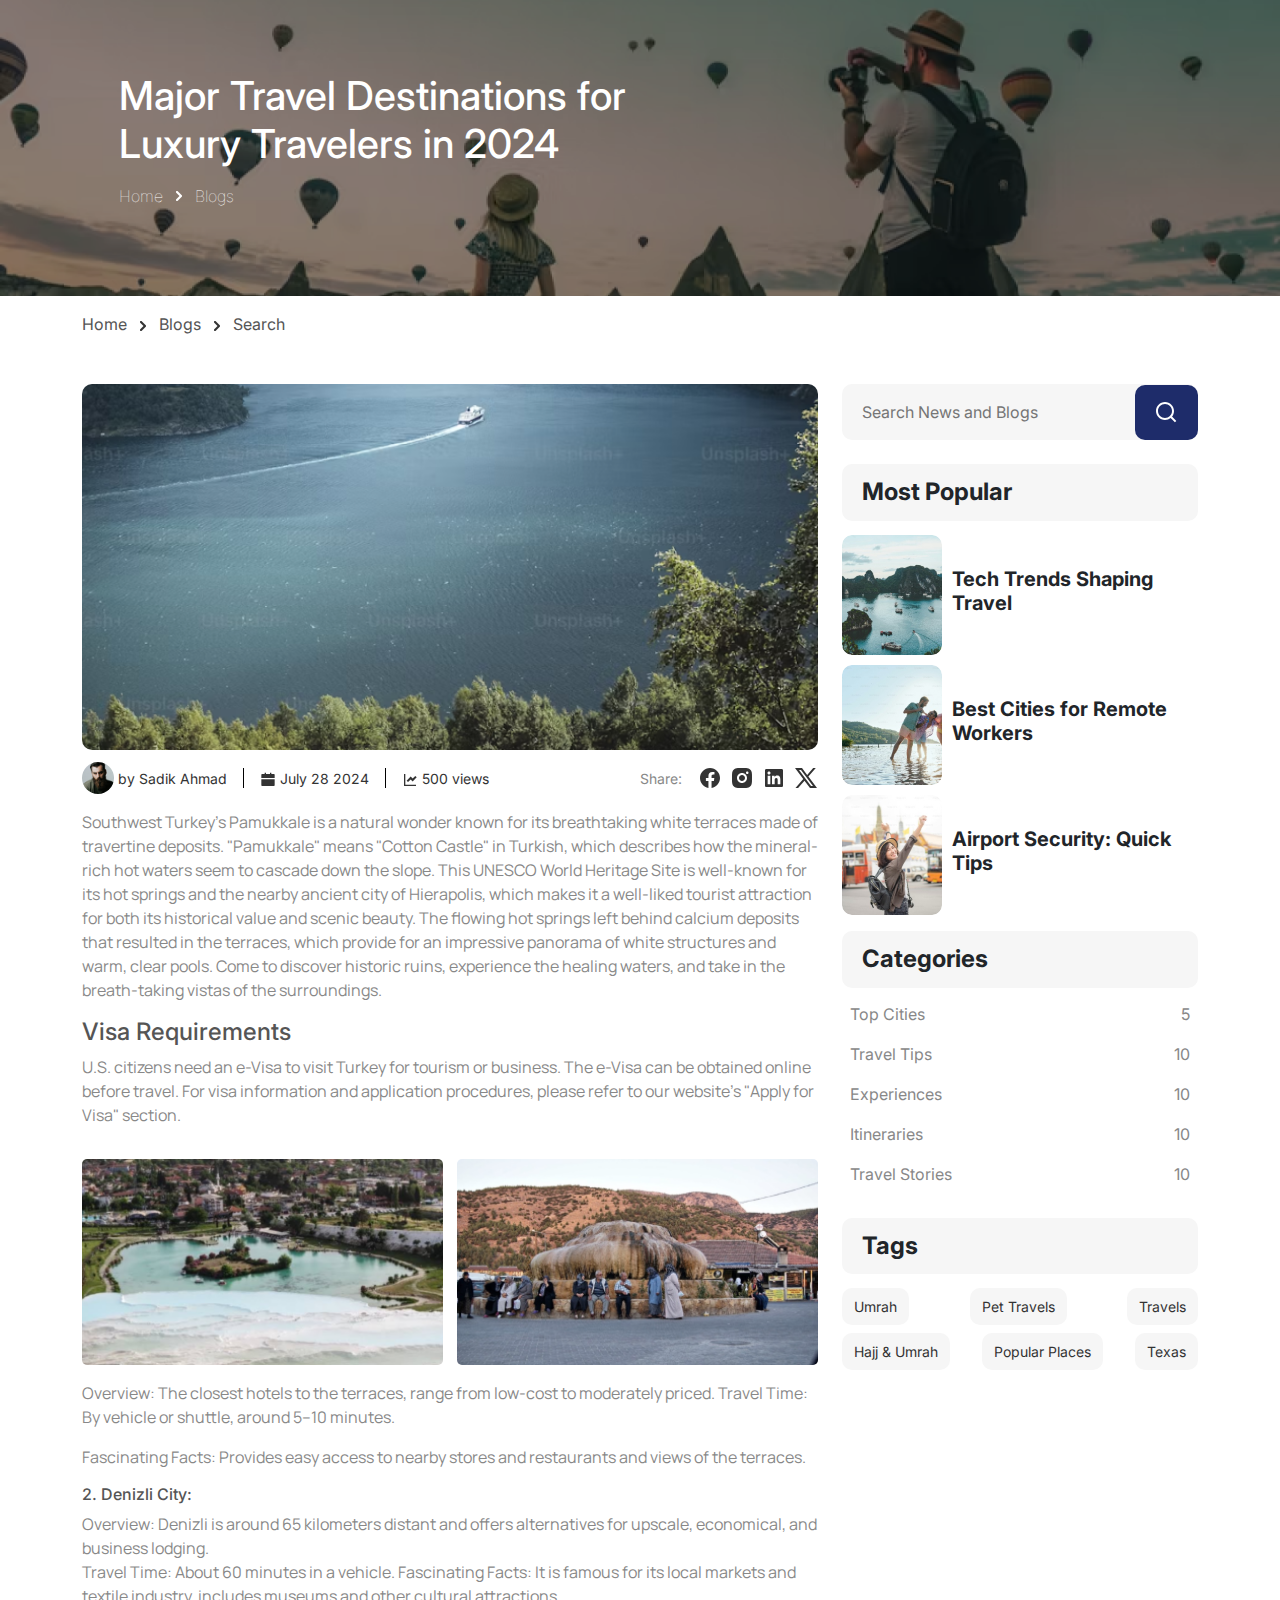
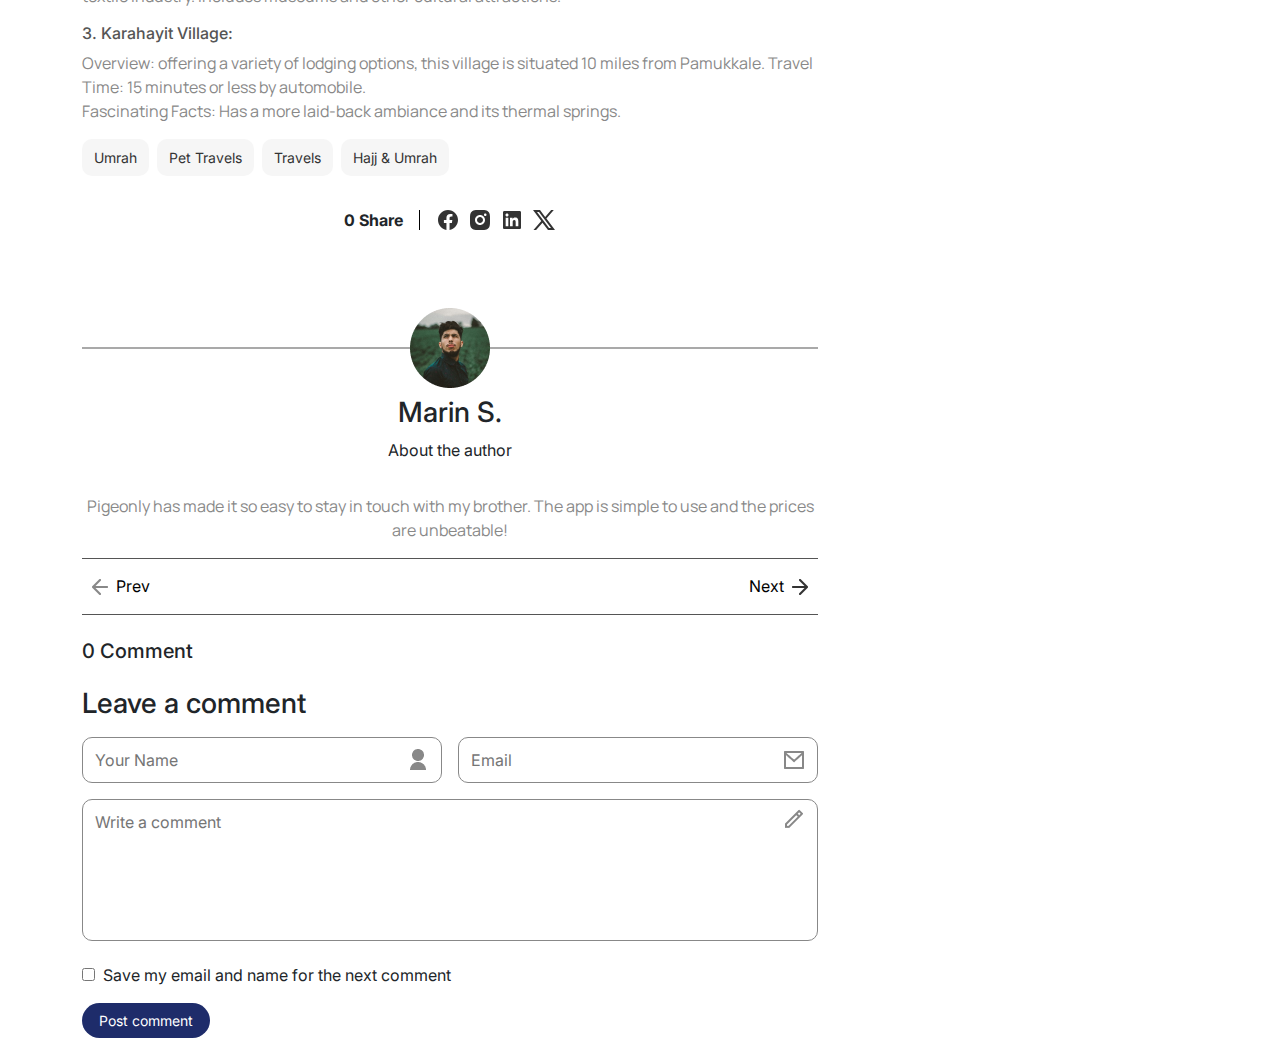
<file: pages/blog/blog-post-template-1.html>
<!DOCTYPE html>
<html lang="en">

<head>
    <meta charset="UTF-8">
    <meta name="viewport" content="width=device-width, initial-scale=1.0">
    <title>Blog Post_V1 Title | Travelexpro </title>
    <!-- bootstrap CDNs -->
    <link href="https://cdn.jsdelivr.net/npm/bootstrap@5.3.3/dist/css/bootstrap.min.css" rel="stylesheet"
        integrity="sha384-QWTKZyjpPEjISv5WaRU9OFeRpok6YctnYmDr5pNlyT2bRjXh0JMhjY6hW+ALEwIH" crossorigin="anonymous">

    <!-- Swiper CSS -->
    <!-- <link rel="stylesheet" href="https://unpkg.com/swiper/swiper-bundle.min.css"> -->
    <link rel="stylesheet" href="../../swiper/swiper-bundle.min.css">
    <!-- CSS -->
    <link rel="stylesheet" href="../../css/index.css">
    <link rel="stylesheet" href="../../css/blog.css">
</head>

<body>
    <!-- hero section -->
    <div class="blog-hero-section blog-post-template1-hero-section container-fluid">

        <div class="row">
            <div class="col-md-6 offset-md-1 my-5 py-4">
                <h1 class="mb-3 text-center text-md-start">Major Travel Destinations for Luxury Travelers in 2024</h1>
                <ul
                    class="d-flex justify-content-center justify-content-md-start align-items-center flex-wrap gap-2 px-0">
                    <li class="">
                        Home
                    </li>
                    <li class="">
                        <img src="../../images/blog-by-category-chevron-right.png" alt="chevron right">
                    </li>
                    <li>
                        Blogs
                    </li>

                </ul>

            </div>
        </div>
    </div>

    <!-- break crumbs -->
    <div class="bread-crumbs container my-3">
        <div class="row">
            <div class="col">
                <ul
                    class="d-flex justify-content-center justify-content-md-start align-items-center flex-wrap gap-2 px-0 pb-3">
                    <li class="">
                        Home
                    </li>
                    <li class="">
                        <img src="../../images/blog-by-category-chevron-right-black.png" alt="chevron right">
                    </li>
                    <li>
                        Blogs
                    </li>
                    <li class="">
                        <img src="../../images/blog-by-category-chevron-right-black.png" alt="chevron right">
                    </li>
                    <li>
                        Search
                    </li>

                </ul>

            </div>
        </div>
    </div>

    <!-- blog post section -->
    <div class="container mb-4 featured-post-section">
        <div class="row">
            <!-- blog posts -->
            <div class="col-md-8">
                <!-- same code for posts in blog.html file -->
                <div id="blog-posts-container">
                    <div class="card mb-3">
                        <!-- img responsiveness -->
                        <img class="d-none d-md-block card-img-top blog-post-img" src="../../images/blog-post-1.png"
                            alt="Lake, trees, and ship">
                        <img class="d-block d-md-none card-img-top blog-post-img blog-post-img-mobile"
                            src="../../images/blog-post-1.png" alt="Lake, trees, and ship">

                        <!-- card main content -->
                        <div class="card-body blog-post-template">
                            <!-- blog meta data -->
                            <ul
                                class="blog-meta-data-section d-flex justify-content-center justify-content-md-between align-items-center flex-wrap gap-3 px-0">
                                <li class="d-flex justify-content-center align-items-center flex-wrap gap-3">

                                    <div class="d-flex justify-content-center align-items-center gap-1">
                                        <img src="../../images/blog-template-1-user.jpg" alt="user profile picture">
                                        by <span> Sadik Ahmad</span>
                                    </div>
                                    <div class="vertical-line"></div>
                                    <div>
                                        <svg width="16" height="16" viewBox="0 0 16 16" fill="currentColor"
                                            xmlns="http://www.w3.org/2000/svg">
                                            <path
                                                d="M1.33334 7.33317H14.6667V13.3332C14.6667 13.7014 14.3682 13.9998 14 13.9998H2C1.63182 13.9998 1.33334 13.7014 1.33334 13.3332V7.33317ZM11.3333 1.99984H14C14.3682 1.99984 14.6667 2.29832 14.6667 2.6665V5.99984H1.33334V2.6665C1.33334 2.29832 1.63182 1.99984 2 1.99984H4.66667V0.666504H6V1.99984H10V0.666504H11.3333V1.99984Z"
                                                fill="currentColor" />
                                        </svg>
                                        July 28 2024
                                    </div>
                                    <div class="vertical-line"></div>
                                    <div>
                                        <svg width="16" height="16" viewBox="0 0 16 16" fill="currentColor"
                                            xmlns="http://www.w3.org/2000/svg">
                                            <path
                                                d="M3.33333 2V12.6667H14V14H2V2H3.33333ZM13.2929 3.95956L14.7071 5.37377L10.6667 9.4142L8.66667 7.414L6.04044 10.0405L4.62623 8.6262L8.66667 4.58579L10.6667 6.586L13.2929 3.95956Z"
                                                fill="currentColor" />
                                        </svg>
                                        500 views
                                    </div>
                                </li>
                                <li class="d-flex justify-content-center align-items-center gap-3">
                                    Share:
                                    <div class="d-flex justify-content-center align-items-center gap-2">
                                        <svg width="24" height="24" viewBox="0 0 24 24" fill="none"
                                            xmlns="http://www.w3.org/2000/svg">
                                            <path
                                                d="M12.001 2C6.47813 2 2.00098 6.47715 2.00098 12C2.00098 16.9913 5.65783 21.1283 10.4385 21.8785V14.8906H7.89941V12H10.4385V9.79688C10.4385 7.29063 11.9314 5.90625 14.2156 5.90625C15.3097 5.90625 16.4541 6.10156 16.4541 6.10156V8.5625H15.1931C13.9509 8.5625 13.5635 9.33334 13.5635 10.1242V12H16.3369L15.8936 14.8906H13.5635V21.8785C18.3441 21.1283 22.001 16.9913 22.001 12C22.001 6.47715 17.5238 2 12.001 2Z"
                                                fill="#333333" />
                                        </svg>
                                        <svg width="24" height="24" viewBox="0 0 24 24" fill="none"
                                            xmlns="http://www.w3.org/2000/svg">
                                            <path
                                                d="M13.0281 2.00049C14.1535 2.00235 14.7238 2.00831 15.2166 2.02298L15.4107 2.02932C15.6349 2.03729 15.8561 2.04729 16.1228 2.05979C17.1869 2.10896 17.9128 2.27729 18.5503 2.52479C19.2094 2.77896 19.7661 3.12229 20.3219 3.67813C20.8769 4.23396 21.2203 4.79229 21.4753 5.44979C21.7219 6.08646 21.8903 6.81313 21.9403 7.87729C21.9522 8.14396 21.9618 8.36516 21.9697 8.5894L21.976 8.78349C21.9906 9.27623 21.9973 9.84662 21.9994 10.9721L22.0002 11.7177C22.0003 11.8088 22.0003 11.9028 22.0003 11.9998L22.0002 12.2819L21.9996 13.0276C21.9977 14.153 21.9918 14.7234 21.9771 15.2161L21.9707 15.4102C21.9628 15.6345 21.9528 15.8557 21.9403 16.1223C21.8911 17.1865 21.7219 17.9123 21.4753 18.5498C21.2211 19.209 20.8769 19.7657 20.3219 20.3215C19.7661 20.8765 19.2069 21.2198 18.5503 21.4748C17.9128 21.7215 17.1869 21.8898 16.1228 21.9398C15.8561 21.9517 15.6349 21.9614 15.4107 21.9692L15.2166 21.9755C14.7238 21.9902 14.1535 21.9968 13.0281 21.999L12.2824 21.9998C12.1913 21.9998 12.0973 21.9998 12.0003 21.9998H11.7182L10.9725 21.9991C9.8471 21.9973 9.27672 21.9913 8.78397 21.9766L8.58989 21.9703C8.36564 21.9623 8.14444 21.9523 7.87778 21.9398C6.81361 21.8907 6.08861 21.7215 5.45028 21.4748C4.79194 21.2207 4.23444 20.8765 3.67861 20.3215C3.12278 19.7657 2.78028 19.2065 2.52528 18.5498C2.27778 17.9123 2.11028 17.1865 2.06028 16.1223C2.0484 15.8557 2.03871 15.6345 2.03086 15.4102L2.02457 15.2161C2.00994 14.7234 2.00327 14.153 2.00111 13.0276L2.00098 10.9721C2.00284 9.84662 2.00879 9.27623 2.02346 8.78349L2.02981 8.5894C2.03778 8.36516 2.04778 8.14396 2.06028 7.87729C2.10944 6.81229 2.27778 6.08729 2.52528 5.44979C2.77944 4.79146 3.12278 4.23396 3.67861 3.67813C4.23444 3.12229 4.79278 2.77979 5.45028 2.52479C6.08778 2.27729 6.81278 2.10979 7.87778 2.05979C8.14444 2.04792 8.36564 2.03823 8.58989 2.03038L8.78397 2.02409C9.27672 2.00945 9.8471 2.00278 10.9725 2.00062L13.0281 2.00049ZM12.0003 6.99979C9.23738 6.99979 7.00028 9.23932 7.00028 11.9998C7.00028 14.7627 9.23981 16.9998 12.0003 16.9998C14.7632 16.9998 17.0003 14.7603 17.0003 11.9998C17.0003 9.23689 14.7607 6.99979 12.0003 6.99979ZM12.0003 8.99979C13.6572 8.99979 15.0003 10.3425 15.0003 11.9998C15.0003 13.6567 13.6576 14.9998 12.0003 14.9998C10.3434 14.9998 9.00028 13.6572 9.00028 11.9998C9.00028 10.3429 10.3429 8.99979 12.0003 8.99979ZM17.2503 5.49979C16.561 5.49979 16.0003 6.0597 16.0003 6.74894C16.0003 7.43819 16.5602 7.99896 17.2503 7.99896C17.9395 7.99896 18.5003 7.43906 18.5003 6.74894C18.5003 6.0597 17.9386 5.49893 17.2503 5.49979Z"
                                                fill="#333333" />
                                        </svg>
                                        <svg width="24" height="24" viewBox="0 0 24 24" fill="none"
                                            xmlns="http://www.w3.org/2000/svg">
                                            <path
                                                d="M18.3362 18.339H15.6707V14.1622C15.6707 13.1662 15.6505 11.8845 14.2817 11.8845C12.892 11.8845 12.6797 12.9683 12.6797 14.0887V18.339H10.0142V9.75H12.5747V10.9207H12.6092C12.967 10.2457 13.837 9.53325 15.1367 9.53325C17.8375 9.53325 18.337 11.3108 18.337 13.6245L18.3362 18.339ZM7.00373 8.57475C6.14573 8.57475 5.45648 7.88025 5.45648 7.026C5.45648 6.1725 6.14648 5.47875 7.00373 5.47875C7.85873 5.47875 8.55173 6.1725 8.55173 7.026C8.55173 7.88025 7.85798 8.57475 7.00373 8.57475ZM8.34023 18.339H5.66723V9.75H8.34023V18.339ZM19.6697 3H4.32923C3.59498 3 3.00098 3.5805 3.00098 4.29675V19.7033C3.00098 20.4202 3.59498 21 4.32923 21H19.6675C20.401 21 21.001 20.4202 21.001 19.7033V4.29675C21.001 3.5805 20.401 3 19.6675 3H19.6697Z"
                                                fill="#333333" />
                                        </svg>
                                        <svg width="24" height="24" viewBox="0 0 24 24" fill="none"
                                            xmlns="http://www.w3.org/2000/svg">
                                            <path
                                                d="M8 2H1L9.26086 13.0145L1.44995 21.9999H4.09998L10.4883 14.651L16 22H23L14.3917 10.5223L21.8001 2H19.1501L13.1643 8.88578L8 2ZM17 20L5 4H7L19 20H17Z"
                                                fill="#333333" />
                                        </svg>

                                    </div>
                                </li>
                            </ul>
                            <p class="card-text">Southwest Turkey's Pamukkale is a natural wonder known for its
                                breathtaking white terraces made of travertine deposits. "Pamukkale" means "Cotton
                                Castle" in Turkish, which describes how the mineral-rich hot waters seem to cascade down
                                the slope. This UNESCO World Heritage Site is well-known for its hot springs and the
                                nearby ancient city of Hierapolis, which makes it a well-liked tourist attraction for
                                both its historical value and scenic beauty. The flowing hot springs left behind calcium
                                deposits that resulted in the terraces, which provide for an impressive panorama of
                                white structures and warm, clear pools. Come to discover historic ruins, experience the
                                healing waters, and take in the breath-taking vistas of the surroundings.</p>
                            <h2>
                                Visa Requirements
                            </h2>
                            <p class="card-text">
                                U.S. citizens need an e-Visa to visit Turkey for tourism or business. The e-Visa can be
                                obtained online before travel. For visa information and application procedures, please
                                refer to our website's "Apply for Visa" section.
                            </p>
                            <!-- two image section -->
                            <div
                                class="two-img-section d-flex justify-content-between align-items-center flex-wrap gap-1 py-3">
                                <img src="../../images/blog-template-1-two-img-section-1.png" alt="">
                                <img src="../../images/blog-template-1-two-img-section-2.png" alt="">
                            </div>
                            <p class="card-text">
                                Overview: The closest hotels to the terraces, range from low-cost to moderately priced.
                                Travel Time: By vehicle or shuttle, around 5–10 minutes.
                            </p>
                            <p class="card-text">
                                Fascinating Facts: Provides easy access to nearby stores and restaurants and views of
                                the terraces.
                            </p>
                            <h3>
                                2. Denizli City:
                            </h3>
                            <p class="card-text">
                                Overview: Denizli is around 65 kilometers distant and offers alternatives for upscale,
                                economical, and business lodging. <br>
                                Travel Time: About 60 minutes in a vehicle.
                                Fascinating Facts: It is famous for its local markets and textile industry. includes
                                museums and other cultural attractions.
                            </p>
                            <h3>
                                3. Karahayit Village:
                            </h3>
                            <p class="card-text">
                                Overview: offering a variety of lodging options, this village is situated 10 miles from
                                Pamukkale.
                                Travel Time: 15 minutes or less by automobile. <br>
                                Fascinating Facts: Has a more laid-back ambiance and its thermal springs.
                            </p>
                            <!-- blog tags -->
                            <div class="blog-tag-section mb-3">
                                <ul class="d-flex justify-content-start align-items-center flex-wrap gap-2 p-0">
                                    <li>Umrah</li>
                                    <li>Pet Travels</li>
                                    <li>Travels</li>
                                    <li>Hajj & Umrah</li>
                                </ul>
                            </div>
                            <!-- blog share count -->
                            <div class="blog-share-count d-flex justify-content-center align-items-center gap-3 py-3">
                                <span>
                                    0 Share
                                </span>
                                <div class="vertical-line"></div>
                                <div class="d-flex justify-content-center align-items-center gap-2">
                                    <svg width="24" height="24" viewBox="0 0 24 24" fill="none"
                                        xmlns="http://www.w3.org/2000/svg">
                                        <path
                                            d="M12.001 2C6.47813 2 2.00098 6.47715 2.00098 12C2.00098 16.9913 5.65783 21.1283 10.4385 21.8785V14.8906H7.89941V12H10.4385V9.79688C10.4385 7.29063 11.9314 5.90625 14.2156 5.90625C15.3097 5.90625 16.4541 6.10156 16.4541 6.10156V8.5625H15.1931C13.9509 8.5625 13.5635 9.33334 13.5635 10.1242V12H16.3369L15.8936 14.8906H13.5635V21.8785C18.3441 21.1283 22.001 16.9913 22.001 12C22.001 6.47715 17.5238 2 12.001 2Z"
                                            fill="#333333" />
                                    </svg>
                                    <svg width="24" height="24" viewBox="0 0 24 24" fill="none"
                                        xmlns="http://www.w3.org/2000/svg">
                                        <path
                                            d="M13.0281 2.00049C14.1535 2.00235 14.7238 2.00831 15.2166 2.02298L15.4107 2.02932C15.6349 2.03729 15.8561 2.04729 16.1228 2.05979C17.1869 2.10896 17.9128 2.27729 18.5503 2.52479C19.2094 2.77896 19.7661 3.12229 20.3219 3.67813C20.8769 4.23396 21.2203 4.79229 21.4753 5.44979C21.7219 6.08646 21.8903 6.81313 21.9403 7.87729C21.9522 8.14396 21.9618 8.36516 21.9697 8.5894L21.976 8.78349C21.9906 9.27623 21.9973 9.84662 21.9994 10.9721L22.0002 11.7177C22.0003 11.8088 22.0003 11.9028 22.0003 11.9998L22.0002 12.2819L21.9996 13.0276C21.9977 14.153 21.9918 14.7234 21.9771 15.2161L21.9707 15.4102C21.9628 15.6345 21.9528 15.8557 21.9403 16.1223C21.8911 17.1865 21.7219 17.9123 21.4753 18.5498C21.2211 19.209 20.8769 19.7657 20.3219 20.3215C19.7661 20.8765 19.2069 21.2198 18.5503 21.4748C17.9128 21.7215 17.1869 21.8898 16.1228 21.9398C15.8561 21.9517 15.6349 21.9614 15.4107 21.9692L15.2166 21.9755C14.7238 21.9902 14.1535 21.9968 13.0281 21.999L12.2824 21.9998C12.1913 21.9998 12.0973 21.9998 12.0003 21.9998H11.7182L10.9725 21.9991C9.8471 21.9973 9.27672 21.9913 8.78397 21.9766L8.58989 21.9703C8.36564 21.9623 8.14444 21.9523 7.87778 21.9398C6.81361 21.8907 6.08861 21.7215 5.45028 21.4748C4.79194 21.2207 4.23444 20.8765 3.67861 20.3215C3.12278 19.7657 2.78028 19.2065 2.52528 18.5498C2.27778 17.9123 2.11028 17.1865 2.06028 16.1223C2.0484 15.8557 2.03871 15.6345 2.03086 15.4102L2.02457 15.2161C2.00994 14.7234 2.00327 14.153 2.00111 13.0276L2.00098 10.9721C2.00284 9.84662 2.00879 9.27623 2.02346 8.78349L2.02981 8.5894C2.03778 8.36516 2.04778 8.14396 2.06028 7.87729C2.10944 6.81229 2.27778 6.08729 2.52528 5.44979C2.77944 4.79146 3.12278 4.23396 3.67861 3.67813C4.23444 3.12229 4.79278 2.77979 5.45028 2.52479C6.08778 2.27729 6.81278 2.10979 7.87778 2.05979C8.14444 2.04792 8.36564 2.03823 8.58989 2.03038L8.78397 2.02409C9.27672 2.00945 9.8471 2.00278 10.9725 2.00062L13.0281 2.00049ZM12.0003 6.99979C9.23738 6.99979 7.00028 9.23932 7.00028 11.9998C7.00028 14.7627 9.23981 16.9998 12.0003 16.9998C14.7632 16.9998 17.0003 14.7603 17.0003 11.9998C17.0003 9.23689 14.7607 6.99979 12.0003 6.99979ZM12.0003 8.99979C13.6572 8.99979 15.0003 10.3425 15.0003 11.9998C15.0003 13.6567 13.6576 14.9998 12.0003 14.9998C10.3434 14.9998 9.00028 13.6572 9.00028 11.9998C9.00028 10.3429 10.3429 8.99979 12.0003 8.99979ZM17.2503 5.49979C16.561 5.49979 16.0003 6.0597 16.0003 6.74894C16.0003 7.43819 16.5602 7.99896 17.2503 7.99896C17.9395 7.99896 18.5003 7.43906 18.5003 6.74894C18.5003 6.0597 17.9386 5.49893 17.2503 5.49979Z"
                                            fill="#333333" />
                                    </svg>
                                    <svg width="24" height="24" viewBox="0 0 24 24" fill="none"
                                        xmlns="http://www.w3.org/2000/svg">
                                        <path
                                            d="M18.3362 18.339H15.6707V14.1622C15.6707 13.1662 15.6505 11.8845 14.2817 11.8845C12.892 11.8845 12.6797 12.9683 12.6797 14.0887V18.339H10.0142V9.75H12.5747V10.9207H12.6092C12.967 10.2457 13.837 9.53325 15.1367 9.53325C17.8375 9.53325 18.337 11.3108 18.337 13.6245L18.3362 18.339ZM7.00373 8.57475C6.14573 8.57475 5.45648 7.88025 5.45648 7.026C5.45648 6.1725 6.14648 5.47875 7.00373 5.47875C7.85873 5.47875 8.55173 6.1725 8.55173 7.026C8.55173 7.88025 7.85798 8.57475 7.00373 8.57475ZM8.34023 18.339H5.66723V9.75H8.34023V18.339ZM19.6697 3H4.32923C3.59498 3 3.00098 3.5805 3.00098 4.29675V19.7033C3.00098 20.4202 3.59498 21 4.32923 21H19.6675C20.401 21 21.001 20.4202 21.001 19.7033V4.29675C21.001 3.5805 20.401 3 19.6675 3H19.6697Z"
                                            fill="#333333" />
                                    </svg>
                                    <svg width="24" height="24" viewBox="0 0 24 24" fill="none"
                                        xmlns="http://www.w3.org/2000/svg">
                                        <path
                                            d="M8 2H1L9.26086 13.0145L1.44995 21.9999H4.09998L10.4883 14.651L16 22H23L14.3917 10.5223L21.8001 2H19.1501L13.1643 8.88578L8 2ZM17 20L5 4H7L19 20H17Z"
                                            fill="#333333" />
                                    </svg>

                                </div>

                            </div>
                        </div>
                    </div>
                </div>
            </div>
            <!-- featured search -->
            <!-- DUPLICATE code: same code in blog.html file (one section difference check figma) -->
            <div class="col-md-4 d-none d-md-block">
                <!-- search form -->
                <form action=""
                    class="search-blog-form d-flex justify-content-center align-items-center position-relative mb-4">
                    <input type="search" placeholder="Search News and Blogs">
                    <button class="btn d-flex justify-content-center align-items-center">
                        <svg width="21" height="21" viewBox="0 0 21 21" fill="none" xmlns="http://www.w3.org/2000/svg">
                            <path
                                d="M16.031 14.6168L20.3137 18.8995L18.8995 20.3137L14.6168 16.031C13.0769 17.263 11.124 18 9 18C4.032 18 0 13.968 0 9C0 4.032 4.032 0 9 0C13.968 0 18 4.032 18 9C18 11.124 17.263 13.0769 16.031 14.6168ZM14.0247 13.8748C15.2475 12.6146 16 10.8956 16 9C16 5.1325 12.8675 2 9 2C5.1325 2 2 5.1325 2 9C2 12.8675 5.1325 16 9 16C10.8956 16 12.6146 15.2475 13.8748 14.0247L14.0247 13.8748Z"
                                fill="white" />
                        </svg>
                    </button>
                </form>
                <!-- recent post -->
                <!-- <div class="mb-3">
                    <div class="sub-section-heading">
                        <h5>Recent Post</h5>
                    </div>
                    <div class="card">
                        <img class="card-img-top blog-card-img-recent" src="../../images/blog-recent-post-card.png"
                            alt="Lake, trees, and ship.">
                        <div class="card-body">
                            <ul class="d-flex justify-content-between align-items-center flex-wrap gap-3 px-0">
                                <li class="">
                                    <svg width="16" height="16" viewBox="0 0 16 16" fill="currentColor"
                                        xmlns="http://www.w3.org/2000/svg">
                                        <path
                                            d="M2.66666 14.6665C2.66666 11.721 5.05448 9.33317 8 9.33317C10.9455 9.33317 13.3333 11.721 13.3333 14.6665H2.66666ZM8 8.6665C5.79 8.6665 4 6.8765 4 4.6665C4 2.4565 5.79 0.666504 8 0.666504C10.21 0.666504 12 2.4565 12 4.6665C12 6.8765 10.21 8.6665 8 8.6665Z"
                                            fill="currentColor" />
                                    </svg>
                                    Sadik Ahmad
                                </li>
                                <li>
                                    <svg width="16" height="16" viewBox="0 0 16 16" fill="currentColor"
                                        xmlns="http://www.w3.org/2000/svg">
                                        <path
                                            d="M1.33334 7.33317H14.6667V13.3332C14.6667 13.7014 14.3682 13.9998 14 13.9998H2C1.63182 13.9998 1.33334 13.7014 1.33334 13.3332V7.33317ZM11.3333 1.99984H14C14.3682 1.99984 14.6667 2.29832 14.6667 2.6665V5.99984H1.33334V2.6665C1.33334 2.29832 1.63182 1.99984 2 1.99984H4.66667V0.666504H6V1.99984H10V0.666504H11.3333V1.99984Z"
                                            fill="currentColor" />
                                    </svg>
                                    July 28 2024
                                </li>
                            </ul>
                            <h3 class="card-title" title="Sustainable Travel Trends for 2024">Sustainable Travel Trends
                                for
                                2024</h3>
                            <p class="card-text">As travelers become more eco-conscious, sustainable travel trends are
                                gaining momentum. </p>
                            <a href="/" class="card-link">Load More</a>
                        </div>
                    </div>
                </div> -->
                <!-- most popular -->
                <div class="blog-most-popular mb-3">
                    <div class="sub-section-heading">
                        <h5>Most Popular</h5>
                    </div>
                    <div>
                        <div>
                            <img class="blog-card-img-popular" src="../../images/blog-most-popular-1.png" alt="">
                            <h5>Tech Trends Shaping Travel</h5>
                        </div>
                        <div>
                            <img class="blog-card-img-popular" src="../../images/blog-most-popular-2.png" alt="">
                            <h5>Best Cities for Remote Workers</h5>
                        </div>
                        <div>
                            <img class="blog-card-img-popular" src="../../images/blog-most-popular-3.png" alt="">
                            <h5>Airport Security: Quick Tips</h5>
                        </div>
                    </div>
                </div>
                <!-- Categories -->
                <div class="blog-categories mb-3">
                    <div class="sub-section-heading">
                        <h5>Categories</h5>
                    </div>
                    <ul class="d-flex justify-content-center align-items-center flex-column flex-wrap px-2">
                        <li>
                            <p>Top Cities</p>
                            <p>5</p>
                        </li>
                        <li>
                            <p>Travel Tips</p>
                            <p>10</p>
                        </li>
                        <li>
                            <p>Experiences</p>
                            <p>10</p>
                        </li>
                        <li>
                            <p>Itineraries</p>
                            <p>10</p>
                        </li>
                        <li>
                            <p>Travel Stories</p>
                            <p>10</p>
                        </li>
                    </ul>
                </div>
                <!-- tags -->
                <div class="blog-tag-section mb-3">
                    <div class="sub-section-heading">
                        <h5>Tags</h5>
                    </div>
                    <ul class="d-flex justify-content-between align-items-center flex-wrap gap-2 p-0">
                        <li>Umrah</li>
                        <li>Pet Travels</li>
                        <li>Travels</li>
                        <li>Hajj & Umrah</li>
                        <li>Popular Places</li>
                        <li>Texas</li>
                    </ul>
                </div>
            </div>
        </div>
    </div>

    <!-- User profile and comment section -->
    <section class="container mb-3">
        <div class="row">
            <div class="col-md-8">
                <!-- user profile -->
                <div
                    class="blogger-profile-section py-2 d-flex justify-content-between align-items-center flex-column gap-2">
                    <div class="profile-con position-relative w-100 d-flex justify-content-center align-items-center">
                        <div class="horizantal-line"></div>
                        <img src="../../images/blog-template-1-blogger-profile.png" alt="User Profile Icon">
                    </div>
                    <div>
                        <h3 class="text-center">Marin S.</h3>
                        <p class="text-center">About the author</p>
                    </div>
                </div>
                <!-- comments -->
                <div class="blog-template-comments py-2 ">
                    <p class="card-text text-center">Pigeonly has made it so easy to stay in touch with my brother. The
                        app is
                        simple to use and the
                        prices are unbeatable!</p>
                    <div class="pagination d-flex justify-content-between align-items-center">
                        <button>
                            <img src="../../images/blog-template-arrow-left.png" alt="arrow left">
                            Prev
                        </button>
                        <button>
                            Next
                            <img src="../../images/blog-template-arrow-right.png" alt="arrow right">
                        </button>
                    </div>
                    <h5 class="mt-4">0 Comment</h5>
                </div>
                <!-- post comment -->
                <div class="blog-template-post-comments container py-2 ">
                    <form action="" class="row gap-3">
                        <h3 class="col-12 p-0 m-0">
                            Leave a comment
                        </h3>
                        <div class="col-12 p-0 d-flex">
                            <div class="w-50 pe-2 position-relative">
                                <input class="w-100" type="text" placeholder="Your Name">
                                <img class="pe-2" src="../../images/blog-template-user-input.png" alt="">
                            </div>
                            <div class="w-50 ps-2 position-relative">
                                <input class="w-100" type="text" placeholder="Email">
                                <img src="../../images/blog-template-email-input.png" alt="">
                            </div>
                        </div>
                        <div class="col-12 p-0 position-relative">
                            <textarea class="w-100" name="" placeholder="Write a comment" id="" cols="30"
                                rows="5"></textarea>
                            <img src="../../images/blog-template-edit-icon.png" alt="">
                        </div>
                        <div class="col-12  p-0 m-0">
                            <label for="save-data">
                                <input id="save-data" type="checkbox" class="me-1">
                                Save my email and name for the next comment
                            </label>
                        </div>
                        <div class="col-12  p-0 m-0">
                            <button class="btn">Post comment</button>
                        </div>
                    </form>
                </div>
            </div>
        </div>
    </section>

</body>


<!-- bootstrap CDNs -->
<script src="https://cdn.jsdelivr.net/npm/bootstrap@5.3.3/dist/js/bootstrap.bundle.min.js"
    integrity="sha384-YvpcrYf0tY3lHB60NNkmXc5s9fDVZLESaAA55NDzOxhy9GkcIdslK1eN7N6jIeHz"
    crossorigin="anonymous"></script>

<!-- Swiper JS -->
<!-- <script src="https://unpkg.com/swiper/swiper-bundle.min.js"> </script> -->
<script src="../../swiper/swiper-bundle.min.js"> </script>
<script src="../../js/index.js"></script>

<!-- JavaScript -->

</html>
</file>
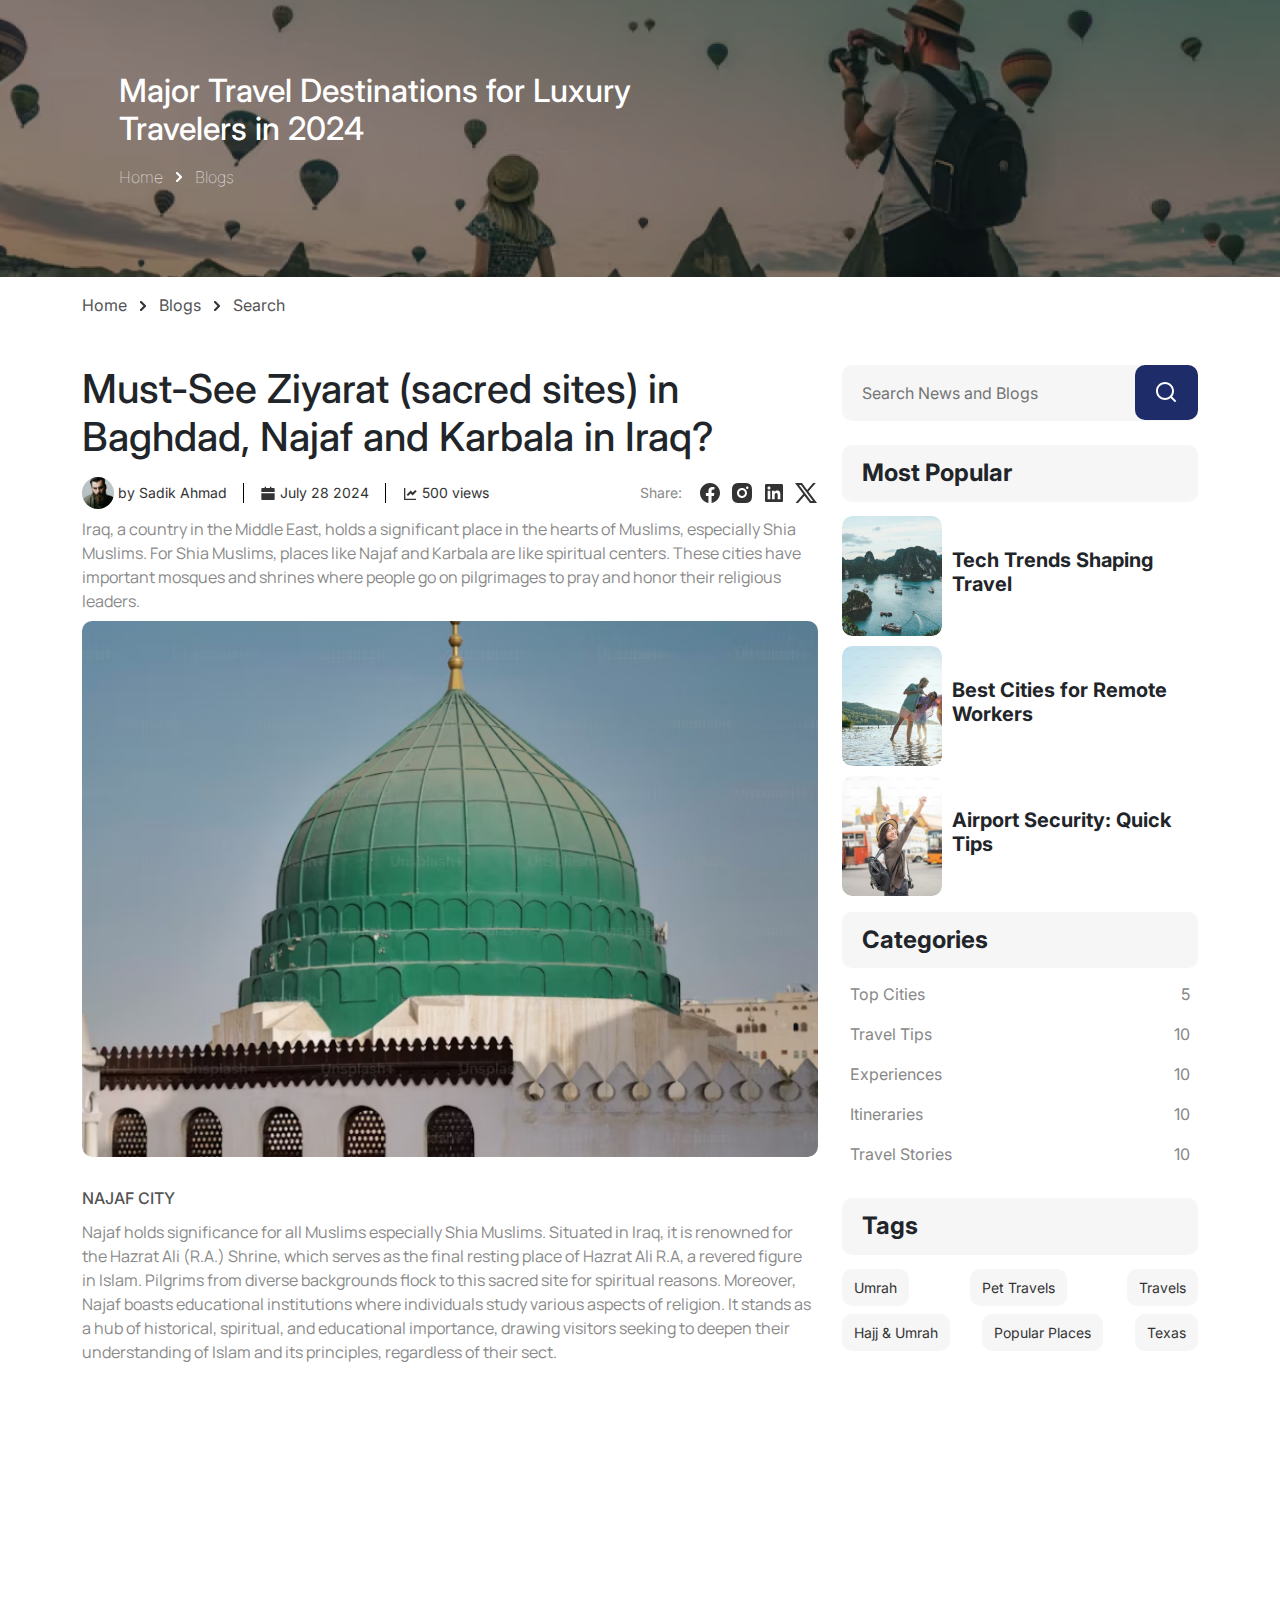
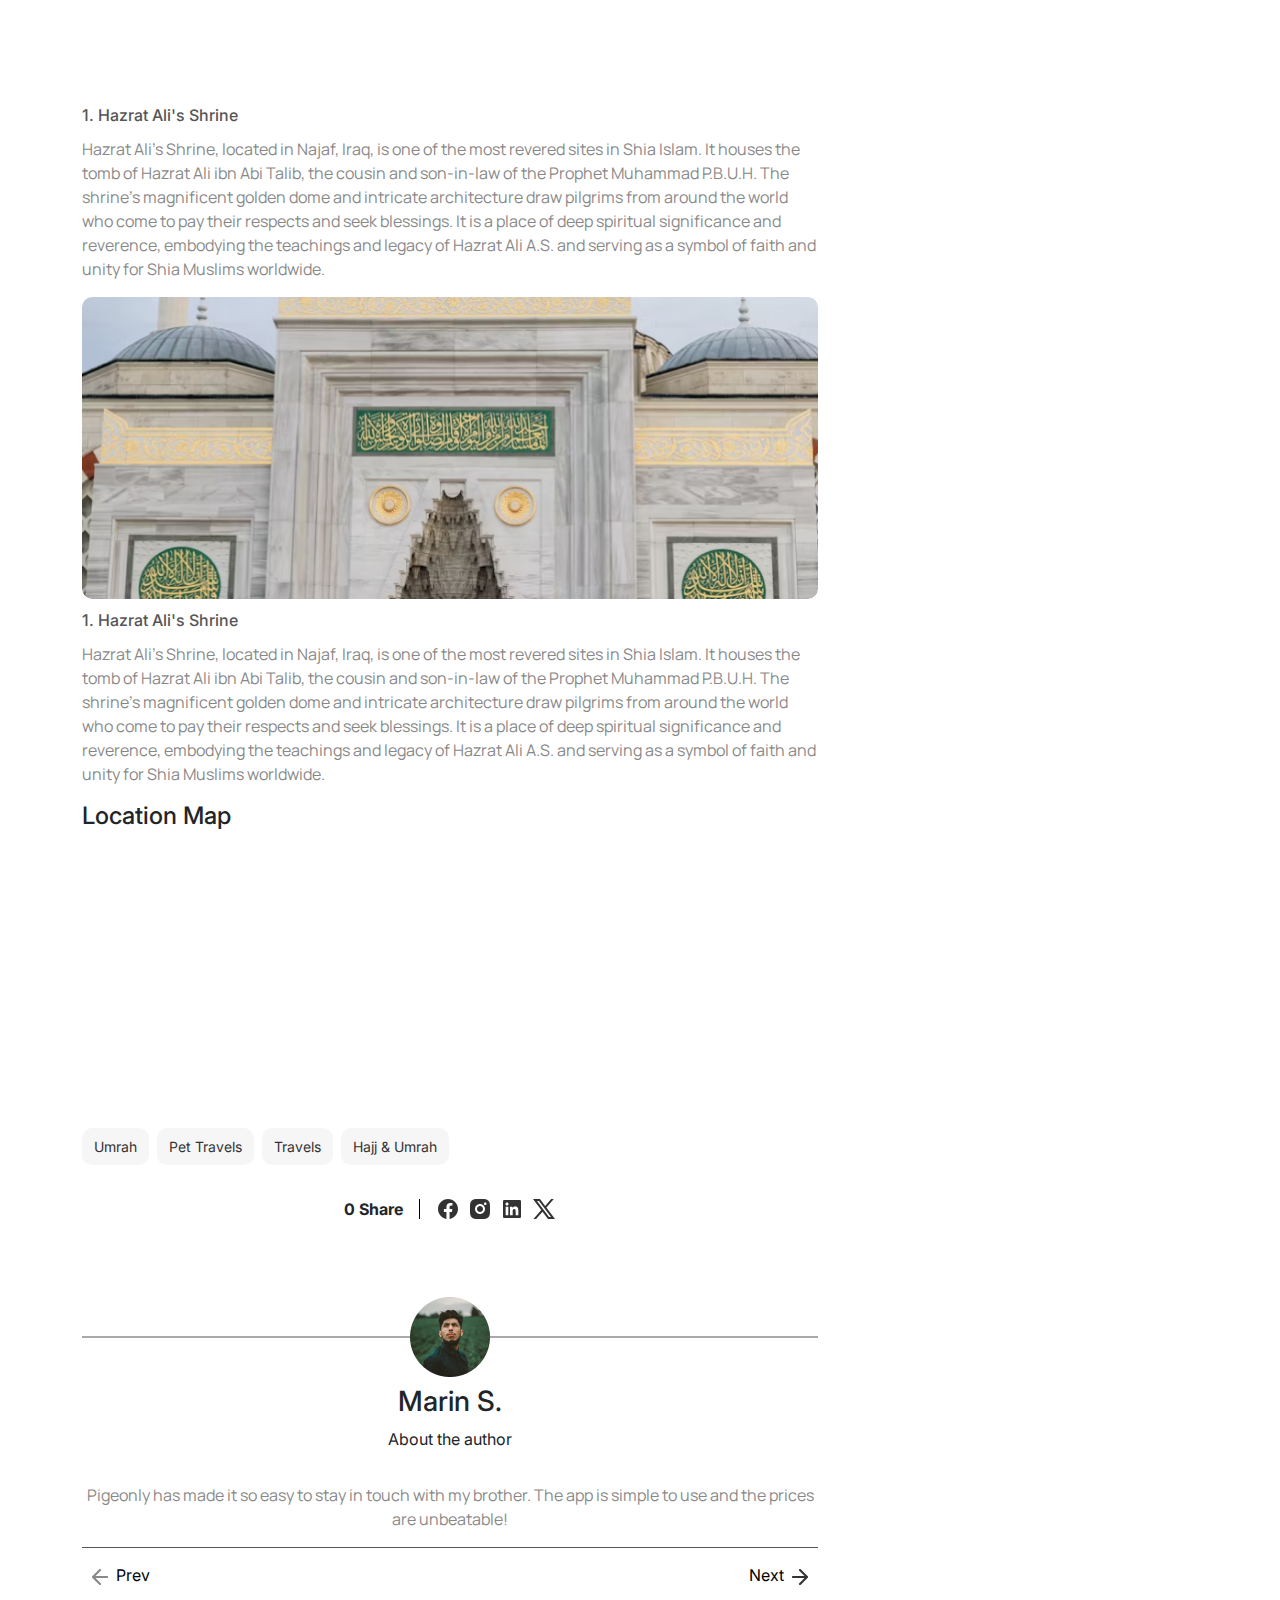
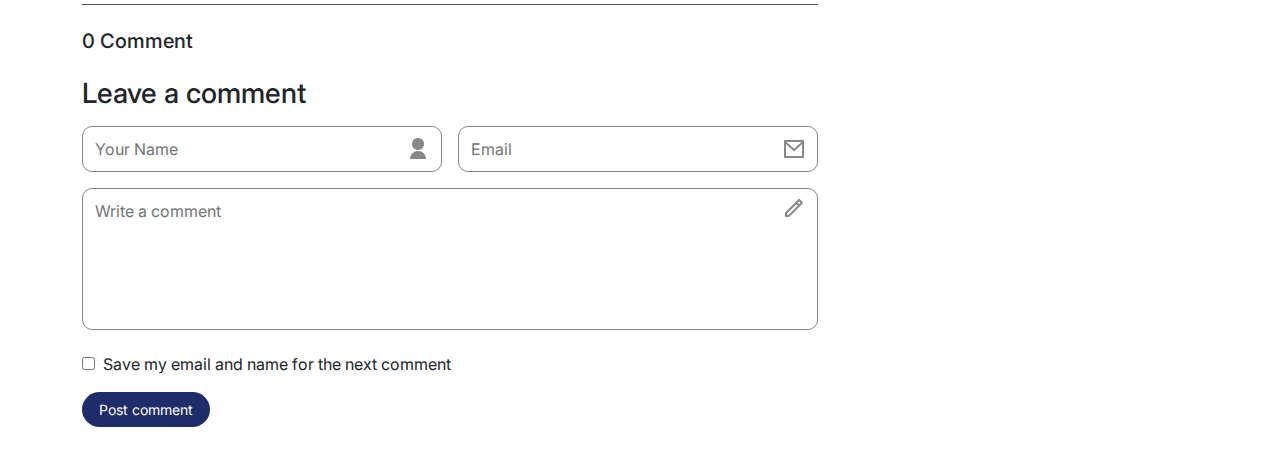
<file: pages/blog/blog-post-template-2.html>
<!DOCTYPE html>
<html lang="en">

<head>
    <meta charset="UTF-8">
    <meta name="viewport" content="width=device-width, initial-scale=1.0">
    <title>Blog Post_V2 Title | Travelexpro </title>
    <!-- bootstrap CDNs -->
    <link href="https://cdn.jsdelivr.net/npm/bootstrap@5.3.3/dist/css/bootstrap.min.css" rel="stylesheet"
        integrity="sha384-QWTKZyjpPEjISv5WaRU9OFeRpok6YctnYmDr5pNlyT2bRjXh0JMhjY6hW+ALEwIH" crossorigin="anonymous">

    <!-- Swiper CSS -->
    <!-- <link rel="stylesheet" href="https://unpkg.com/swiper/swiper-bundle.min.css"> -->
    <link rel="stylesheet" href="../../swiper/swiper-bundle.min.css">
    <!-- CSS -->
    <link rel="stylesheet" href="../../css/index.css">
    <link rel="stylesheet" href="../../css/blog.css">
</head>

<body>
    <!-- hero section -->
    <div class="blog-hero-section blog-post-template1-hero-section container-fluid">
        <div class="row">
            <div class="col-md-6 offset-md-1 my-5 py-4">
                <h2 class="mb-3 text-center text-md-start">Major Travel Destinations for Luxury Travelers in 2024</h2>
                <ul
                    class="d-flex justify-content-center justify-content-md-start align-items-center flex-wrap gap-2 px-0">
                    <li class="">
                        Home
                    </li>
                    <li class="">
                        <img src="../../images/blog-by-category-chevron-right.png" alt="chevron right">
                    </li>
                    <li>
                        Blogs
                    </li>

                </ul>

            </div>
        </div>
    </div>

    <!-- break crumbs -->
    <div class="bread-crumbs container my-3">
        <div class="row">
            <div class="col">
                <ul
                    class="d-flex justify-content-center justify-content-md-start align-items-center flex-wrap gap-2 px-0 pb-3">
                    <li class="">
                        Home
                    </li>
                    <li class="">
                        <img src="../../images/blog-by-category-chevron-right-black.png" alt="chevron right">
                    </li>
                    <li>
                        Blogs
                    </li>
                    <li class="">
                        <img src="../../images/blog-by-category-chevron-right-black.png" alt="chevron right">
                    </li>
                    <li>
                        Search
                    </li>

                </ul>

            </div>
        </div>
    </div>

    <!-- blog post section -->
    <div class="container mb-4 featured-post-section">
        <div class="row">
            <!-- blog posts -->
            <div class="col-md-8">
                <!-- same code for posts in blog.html file -->
                <div id="blog-posts-container">
                    <div class="card mb-3">
                        <div class="blog-post-header pb-2">
                            <h1 class="pb-2">Must-See Ziyarat (sacred sites) in Baghdad, Najaf and Karbala in Iraq?</h1>
                            <!-- blog meta data -->
                            <ul
                                class="blog-meta-data-section d-flex justify-content-center justify-content-md-between align-items-center flex-wrap gap-3 p-0 m-0 pb-2">
                                <li class="d-flex justify-content-center align-items-center flex-wrap gap-3">

                                    <div class="d-flex justify-content-center align-items-center gap-1">
                                        <img src="../../images/blog-template-1-user.jpg" alt="user profile picture">
                                        by <span> Sadik Ahmad</span>
                                    </div>
                                    <div class="vertical-line"></div>
                                    <div>
                                        <svg width="16" height="16" viewBox="0 0 16 16" fill="currentColor"
                                            xmlns="http://www.w3.org/2000/svg">
                                            <path
                                                d="M1.33334 7.33317H14.6667V13.3332C14.6667 13.7014 14.3682 13.9998 14 13.9998H2C1.63182 13.9998 1.33334 13.7014 1.33334 13.3332V7.33317ZM11.3333 1.99984H14C14.3682 1.99984 14.6667 2.29832 14.6667 2.6665V5.99984H1.33334V2.6665C1.33334 2.29832 1.63182 1.99984 2 1.99984H4.66667V0.666504H6V1.99984H10V0.666504H11.3333V1.99984Z"
                                                fill="currentColor" />
                                        </svg>
                                        July 28 2024
                                    </div>
                                    <div class="vertical-line"></div>
                                    <div>
                                        <svg width="16" height="16" viewBox="0 0 16 16" fill="currentColor"
                                            xmlns="http://www.w3.org/2000/svg">
                                            <path
                                                d="M3.33333 2V12.6667H14V14H2V2H3.33333ZM13.2929 3.95956L14.7071 5.37377L10.6667 9.4142L8.66667 7.414L6.04044 10.0405L4.62623 8.6262L8.66667 4.58579L10.6667 6.586L13.2929 3.95956Z"
                                                fill="currentColor" />
                                        </svg>
                                        500 views
                                    </div>
                                </li>
                                <li class="d-flex justify-content-center align-items-center gap-3">
                                    Share:
                                    <div class="d-flex justify-content-center align-items-center gap-2">
                                        <svg width="24" height="24" viewBox="0 0 24 24" fill="none"
                                            xmlns="http://www.w3.org/2000/svg">
                                            <path
                                                d="M12.001 2C6.47813 2 2.00098 6.47715 2.00098 12C2.00098 16.9913 5.65783 21.1283 10.4385 21.8785V14.8906H7.89941V12H10.4385V9.79688C10.4385 7.29063 11.9314 5.90625 14.2156 5.90625C15.3097 5.90625 16.4541 6.10156 16.4541 6.10156V8.5625H15.1931C13.9509 8.5625 13.5635 9.33334 13.5635 10.1242V12H16.3369L15.8936 14.8906H13.5635V21.8785C18.3441 21.1283 22.001 16.9913 22.001 12C22.001 6.47715 17.5238 2 12.001 2Z"
                                                fill="#333333" />
                                        </svg>
                                        <svg width="24" height="24" viewBox="0 0 24 24" fill="none"
                                            xmlns="http://www.w3.org/2000/svg">
                                            <path
                                                d="M13.0281 2.00049C14.1535 2.00235 14.7238 2.00831 15.2166 2.02298L15.4107 2.02932C15.6349 2.03729 15.8561 2.04729 16.1228 2.05979C17.1869 2.10896 17.9128 2.27729 18.5503 2.52479C19.2094 2.77896 19.7661 3.12229 20.3219 3.67813C20.8769 4.23396 21.2203 4.79229 21.4753 5.44979C21.7219 6.08646 21.8903 6.81313 21.9403 7.87729C21.9522 8.14396 21.9618 8.36516 21.9697 8.5894L21.976 8.78349C21.9906 9.27623 21.9973 9.84662 21.9994 10.9721L22.0002 11.7177C22.0003 11.8088 22.0003 11.9028 22.0003 11.9998L22.0002 12.2819L21.9996 13.0276C21.9977 14.153 21.9918 14.7234 21.9771 15.2161L21.9707 15.4102C21.9628 15.6345 21.9528 15.8557 21.9403 16.1223C21.8911 17.1865 21.7219 17.9123 21.4753 18.5498C21.2211 19.209 20.8769 19.7657 20.3219 20.3215C19.7661 20.8765 19.2069 21.2198 18.5503 21.4748C17.9128 21.7215 17.1869 21.8898 16.1228 21.9398C15.8561 21.9517 15.6349 21.9614 15.4107 21.9692L15.2166 21.9755C14.7238 21.9902 14.1535 21.9968 13.0281 21.999L12.2824 21.9998C12.1913 21.9998 12.0973 21.9998 12.0003 21.9998H11.7182L10.9725 21.9991C9.8471 21.9973 9.27672 21.9913 8.78397 21.9766L8.58989 21.9703C8.36564 21.9623 8.14444 21.9523 7.87778 21.9398C6.81361 21.8907 6.08861 21.7215 5.45028 21.4748C4.79194 21.2207 4.23444 20.8765 3.67861 20.3215C3.12278 19.7657 2.78028 19.2065 2.52528 18.5498C2.27778 17.9123 2.11028 17.1865 2.06028 16.1223C2.0484 15.8557 2.03871 15.6345 2.03086 15.4102L2.02457 15.2161C2.00994 14.7234 2.00327 14.153 2.00111 13.0276L2.00098 10.9721C2.00284 9.84662 2.00879 9.27623 2.02346 8.78349L2.02981 8.5894C2.03778 8.36516 2.04778 8.14396 2.06028 7.87729C2.10944 6.81229 2.27778 6.08729 2.52528 5.44979C2.77944 4.79146 3.12278 4.23396 3.67861 3.67813C4.23444 3.12229 4.79278 2.77979 5.45028 2.52479C6.08778 2.27729 6.81278 2.10979 7.87778 2.05979C8.14444 2.04792 8.36564 2.03823 8.58989 2.03038L8.78397 2.02409C9.27672 2.00945 9.8471 2.00278 10.9725 2.00062L13.0281 2.00049ZM12.0003 6.99979C9.23738 6.99979 7.00028 9.23932 7.00028 11.9998C7.00028 14.7627 9.23981 16.9998 12.0003 16.9998C14.7632 16.9998 17.0003 14.7603 17.0003 11.9998C17.0003 9.23689 14.7607 6.99979 12.0003 6.99979ZM12.0003 8.99979C13.6572 8.99979 15.0003 10.3425 15.0003 11.9998C15.0003 13.6567 13.6576 14.9998 12.0003 14.9998C10.3434 14.9998 9.00028 13.6572 9.00028 11.9998C9.00028 10.3429 10.3429 8.99979 12.0003 8.99979ZM17.2503 5.49979C16.561 5.49979 16.0003 6.0597 16.0003 6.74894C16.0003 7.43819 16.5602 7.99896 17.2503 7.99896C17.9395 7.99896 18.5003 7.43906 18.5003 6.74894C18.5003 6.0597 17.9386 5.49893 17.2503 5.49979Z"
                                                fill="#333333" />
                                        </svg>
                                        <svg width="24" height="24" viewBox="0 0 24 24" fill="none"
                                            xmlns="http://www.w3.org/2000/svg">
                                            <path
                                                d="M18.3362 18.339H15.6707V14.1622C15.6707 13.1662 15.6505 11.8845 14.2817 11.8845C12.892 11.8845 12.6797 12.9683 12.6797 14.0887V18.339H10.0142V9.75H12.5747V10.9207H12.6092C12.967 10.2457 13.837 9.53325 15.1367 9.53325C17.8375 9.53325 18.337 11.3108 18.337 13.6245L18.3362 18.339ZM7.00373 8.57475C6.14573 8.57475 5.45648 7.88025 5.45648 7.026C5.45648 6.1725 6.14648 5.47875 7.00373 5.47875C7.85873 5.47875 8.55173 6.1725 8.55173 7.026C8.55173 7.88025 7.85798 8.57475 7.00373 8.57475ZM8.34023 18.339H5.66723V9.75H8.34023V18.339ZM19.6697 3H4.32923C3.59498 3 3.00098 3.5805 3.00098 4.29675V19.7033C3.00098 20.4202 3.59498 21 4.32923 21H19.6675C20.401 21 21.001 20.4202 21.001 19.7033V4.29675C21.001 3.5805 20.401 3 19.6675 3H19.6697Z"
                                                fill="#333333" />
                                        </svg>
                                        <svg width="24" height="24" viewBox="0 0 24 24" fill="none"
                                            xmlns="http://www.w3.org/2000/svg">
                                            <path
                                                d="M8 2H1L9.26086 13.0145L1.44995 21.9999H4.09998L10.4883 14.651L16 22H23L14.3917 10.5223L21.8001 2H19.1501L13.1643 8.88578L8 2ZM17 20L5 4H7L19 20H17Z"
                                                fill="#333333" />
                                        </svg>

                                    </div>
                                </li>
                            </ul>
                            <p class="card-text p-0 m-0 pb-2">Iraq, a country in the Middle East, holds a significant place in the
                                hearts
                                of Muslims, especially Shia Muslims. For Shia Muslims, places like Najaf and Karbala are
                                like spiritual centers. These cities have important mosques and shrines where people go
                                on
                                pilgrimages to pray and honor their religious leaders. </p>
                            <!-- img responsiveness -->
                            <img class="d-none d-md-block card-img-top blog-post-t2-img1"
                                src="../../images/blog-template-2-img-1-madina.png" alt="Lake, trees, and ship">
                            <img class="d-block d-md-none card-img-top blog-post-t2-img1 blog-post-t2-img1-mobile"
                                src="../../images/blog-template-2-img-1-madina.png" alt="Lake, trees, and ship">
                        </div>

                        <!-- card main content -->
                        <div class="card-body blog-post-template">

                            <div class="post-t2-content mb-3">
                                <h4>
                                    NAJAF CITY
                                </h4>
                                <p class="card-text">
                                    Najaf holds significance for all Muslims especially Shia Muslims. Situated in Iraq,
                                    it
                                    is renowned for the Hazrat Ali (R.A.) Shrine, which serves as the final resting
                                    place of
                                    Hazrat Ali R.A, a revered figure in Islam. Pilgrims from diverse backgrounds flock
                                    to
                                    this sacred site for spiritual reasons. Moreover, Najaf boasts educational
                                    institutions
                                    where individuals study various aspects of religion. It stands as a hub of
                                    historical,
                                    spiritual, and educational importance, drawing visitors seeking to deepen their
                                    understanding of Islam and its principles, regardless of their sect.
                                </p>
                            </div>

                            <!-- youtube iframe section -->
                            <div id="youtube-iframe-section" class=" mb-3">
                                <iframe width="560" height="315"
                                    src="https://www.youtube.com/embed/fOUN9Jqcnpw?si=dcCOa-F5-lwLqiCE"
                                    title="YouTube video player" frameborder="0"
                                    allow="accelerometer; autoplay; clipboard-write; encrypted-media; gyroscope; picture-in-picture; web-share"
                                    referrerpolicy="strict-origin-when-cross-origin" allowfullscreen>
                                </iframe>
                            </div>

                            <div class="post-t2-content mb-3">
                                <h4>
                                    1. Hazrat Ali's Shrine
                                </h4>
                                <p class="card-text">
                                    Hazrat Ali's Shrine, located in Najaf, Iraq, is one of the most revered sites in
                                    Shia Islam. It houses the tomb of Hazrat Ali ibn Abi Talib, the cousin and
                                    son-in-law of the Prophet Muhammad P.B.U.H. The shrine's magnificent golden dome and
                                    intricate architecture draw pilgrims from around the world who come to pay their
                                    respects and seek blessings. It is a place of deep spiritual significance and
                                    reverence, embodying the teachings and legacy of Hazrat Ali A.S. and serving as a
                                    symbol of faith and unity for Shia Muslims worldwide.
                                </p>
                            </div>

                            <!-- img responsiveness -->
                            <img class="d-none d-md-block card-img-top blog-post-t2-img2"
                                src="../../images/blog-template-2-img-2-madina.png" alt="Lake, trees, and ship">
                            <img class="d-block d-md-none card-img-top blog-post-t2-img2 blog-post-t2-img2-mobile"
                                src="../../images/blog-template-2-img-2-madina.png" alt="Lake, trees, and ship">

                            <div class="post-t2-content mb-3">
                                <h4>
                                    1. Hazrat Ali's Shrine
                                </h4>
                                <p class="card-text">
                                    Hazrat Ali's Shrine, located in Najaf, Iraq, is one of the most revered sites in
                                    Shia Islam. It houses the tomb of Hazrat Ali ibn Abi Talib, the cousin and
                                    son-in-law of the Prophet Muhammad P.B.U.H. The shrine's magnificent golden dome and
                                    intricate architecture draw pilgrims from around the world who come to pay their
                                    respects and seek blessings. It is a place of deep spiritual significance and
                                    reverence, embodying the teachings and legacy of Hazrat Ali A.S. and serving as a
                                    symbol of faith and unity for Shia Muslims worldwide.
                                </p>
                            </div>

                            <!-- map iframe section -->
                            <div id="map-iframe-section" class=" mb-3">
                                <h4>
                                    Location Map
                                </h4>
                                <iframe
                                    src="https://www.google.com/maps/embed?pb=!1m18!1m12!1m3!1d7673948.199976451!2d69.23839416928288!3d20.09040485334668!2m3!1f0!2f0!3f0!3m2!1i1024!2i768!4f13.1!3m3!1m2!1s0x3be7931d5a5f1aa7%3A0x8c1e1004a6ab0b6!2sTravelexpro.com!5e0!3m2!1sen!2s!4v1728811071089!5m2!1sen!2s"
                                    allowfullscreen="" loading="lazy"
                                    referrerpolicy="no-referrer-when-downgrade"></iframe>
                            </div>

                            <!-- blog tags -->
                            <div class="blog-tag-section mb-3">
                                <ul class="d-flex justify-content-start align-items-center flex-wrap gap-2 p-0">
                                    <li>Umrah</li>
                                    <li>Pet Travels</li>
                                    <li>Travels</li>
                                    <li>Hajj & Umrah</li>
                                </ul>
                            </div>
                            <!-- blog share count -->
                            <div class="blog-share-count d-flex justify-content-center align-items-center gap-3 py-3">
                                <span>
                                    0 Share
                                </span>
                                <div class="vertical-line"></div>
                                <div class="d-flex justify-content-center align-items-center gap-2">
                                    <svg width="24" height="24" viewBox="0 0 24 24" fill="none"
                                        xmlns="http://www.w3.org/2000/svg">
                                        <path
                                            d="M12.001 2C6.47813 2 2.00098 6.47715 2.00098 12C2.00098 16.9913 5.65783 21.1283 10.4385 21.8785V14.8906H7.89941V12H10.4385V9.79688C10.4385 7.29063 11.9314 5.90625 14.2156 5.90625C15.3097 5.90625 16.4541 6.10156 16.4541 6.10156V8.5625H15.1931C13.9509 8.5625 13.5635 9.33334 13.5635 10.1242V12H16.3369L15.8936 14.8906H13.5635V21.8785C18.3441 21.1283 22.001 16.9913 22.001 12C22.001 6.47715 17.5238 2 12.001 2Z"
                                            fill="#333333" />
                                    </svg>
                                    <svg width="24" height="24" viewBox="0 0 24 24" fill="none"
                                        xmlns="http://www.w3.org/2000/svg">
                                        <path
                                            d="M13.0281 2.00049C14.1535 2.00235 14.7238 2.00831 15.2166 2.02298L15.4107 2.02932C15.6349 2.03729 15.8561 2.04729 16.1228 2.05979C17.1869 2.10896 17.9128 2.27729 18.5503 2.52479C19.2094 2.77896 19.7661 3.12229 20.3219 3.67813C20.8769 4.23396 21.2203 4.79229 21.4753 5.44979C21.7219 6.08646 21.8903 6.81313 21.9403 7.87729C21.9522 8.14396 21.9618 8.36516 21.9697 8.5894L21.976 8.78349C21.9906 9.27623 21.9973 9.84662 21.9994 10.9721L22.0002 11.7177C22.0003 11.8088 22.0003 11.9028 22.0003 11.9998L22.0002 12.2819L21.9996 13.0276C21.9977 14.153 21.9918 14.7234 21.9771 15.2161L21.9707 15.4102C21.9628 15.6345 21.9528 15.8557 21.9403 16.1223C21.8911 17.1865 21.7219 17.9123 21.4753 18.5498C21.2211 19.209 20.8769 19.7657 20.3219 20.3215C19.7661 20.8765 19.2069 21.2198 18.5503 21.4748C17.9128 21.7215 17.1869 21.8898 16.1228 21.9398C15.8561 21.9517 15.6349 21.9614 15.4107 21.9692L15.2166 21.9755C14.7238 21.9902 14.1535 21.9968 13.0281 21.999L12.2824 21.9998C12.1913 21.9998 12.0973 21.9998 12.0003 21.9998H11.7182L10.9725 21.9991C9.8471 21.9973 9.27672 21.9913 8.78397 21.9766L8.58989 21.9703C8.36564 21.9623 8.14444 21.9523 7.87778 21.9398C6.81361 21.8907 6.08861 21.7215 5.45028 21.4748C4.79194 21.2207 4.23444 20.8765 3.67861 20.3215C3.12278 19.7657 2.78028 19.2065 2.52528 18.5498C2.27778 17.9123 2.11028 17.1865 2.06028 16.1223C2.0484 15.8557 2.03871 15.6345 2.03086 15.4102L2.02457 15.2161C2.00994 14.7234 2.00327 14.153 2.00111 13.0276L2.00098 10.9721C2.00284 9.84662 2.00879 9.27623 2.02346 8.78349L2.02981 8.5894C2.03778 8.36516 2.04778 8.14396 2.06028 7.87729C2.10944 6.81229 2.27778 6.08729 2.52528 5.44979C2.77944 4.79146 3.12278 4.23396 3.67861 3.67813C4.23444 3.12229 4.79278 2.77979 5.45028 2.52479C6.08778 2.27729 6.81278 2.10979 7.87778 2.05979C8.14444 2.04792 8.36564 2.03823 8.58989 2.03038L8.78397 2.02409C9.27672 2.00945 9.8471 2.00278 10.9725 2.00062L13.0281 2.00049ZM12.0003 6.99979C9.23738 6.99979 7.00028 9.23932 7.00028 11.9998C7.00028 14.7627 9.23981 16.9998 12.0003 16.9998C14.7632 16.9998 17.0003 14.7603 17.0003 11.9998C17.0003 9.23689 14.7607 6.99979 12.0003 6.99979ZM12.0003 8.99979C13.6572 8.99979 15.0003 10.3425 15.0003 11.9998C15.0003 13.6567 13.6576 14.9998 12.0003 14.9998C10.3434 14.9998 9.00028 13.6572 9.00028 11.9998C9.00028 10.3429 10.3429 8.99979 12.0003 8.99979ZM17.2503 5.49979C16.561 5.49979 16.0003 6.0597 16.0003 6.74894C16.0003 7.43819 16.5602 7.99896 17.2503 7.99896C17.9395 7.99896 18.5003 7.43906 18.5003 6.74894C18.5003 6.0597 17.9386 5.49893 17.2503 5.49979Z"
                                            fill="#333333" />
                                    </svg>
                                    <svg width="24" height="24" viewBox="0 0 24 24" fill="none"
                                        xmlns="http://www.w3.org/2000/svg">
                                        <path
                                            d="M18.3362 18.339H15.6707V14.1622C15.6707 13.1662 15.6505 11.8845 14.2817 11.8845C12.892 11.8845 12.6797 12.9683 12.6797 14.0887V18.339H10.0142V9.75H12.5747V10.9207H12.6092C12.967 10.2457 13.837 9.53325 15.1367 9.53325C17.8375 9.53325 18.337 11.3108 18.337 13.6245L18.3362 18.339ZM7.00373 8.57475C6.14573 8.57475 5.45648 7.88025 5.45648 7.026C5.45648 6.1725 6.14648 5.47875 7.00373 5.47875C7.85873 5.47875 8.55173 6.1725 8.55173 7.026C8.55173 7.88025 7.85798 8.57475 7.00373 8.57475ZM8.34023 18.339H5.66723V9.75H8.34023V18.339ZM19.6697 3H4.32923C3.59498 3 3.00098 3.5805 3.00098 4.29675V19.7033C3.00098 20.4202 3.59498 21 4.32923 21H19.6675C20.401 21 21.001 20.4202 21.001 19.7033V4.29675C21.001 3.5805 20.401 3 19.6675 3H19.6697Z"
                                            fill="#333333" />
                                    </svg>
                                    <svg width="24" height="24" viewBox="0 0 24 24" fill="none"
                                        xmlns="http://www.w3.org/2000/svg">
                                        <path
                                            d="M8 2H1L9.26086 13.0145L1.44995 21.9999H4.09998L10.4883 14.651L16 22H23L14.3917 10.5223L21.8001 2H19.1501L13.1643 8.88578L8 2ZM17 20L5 4H7L19 20H17Z"
                                            fill="#333333" />
                                    </svg>

                                </div>

                            </div>
                        </div>
                    </div>
                </div>
            </div>
            <!-- featured search -->
            <!-- DUPLICATE code: same code in blog.html file (one section difference check figma) -->
            <div class="col-md-4 d-none d-md-block">
                <!-- search form -->
                <form action=""
                    class="search-blog-form d-flex justify-content-center align-items-center position-relative mb-4">
                    <input type="search" placeholder="Search News and Blogs">
                    <button class="btn d-flex justify-content-center align-items-center">
                        <svg width="21" height="21" viewBox="0 0 21 21" fill="none" xmlns="http://www.w3.org/2000/svg">
                            <path
                                d="M16.031 14.6168L20.3137 18.8995L18.8995 20.3137L14.6168 16.031C13.0769 17.263 11.124 18 9 18C4.032 18 0 13.968 0 9C0 4.032 4.032 0 9 0C13.968 0 18 4.032 18 9C18 11.124 17.263 13.0769 16.031 14.6168ZM14.0247 13.8748C15.2475 12.6146 16 10.8956 16 9C16 5.1325 12.8675 2 9 2C5.1325 2 2 5.1325 2 9C2 12.8675 5.1325 16 9 16C10.8956 16 12.6146 15.2475 13.8748 14.0247L14.0247 13.8748Z"
                                fill="white" />
                        </svg>
                    </button>
                </form>
                <!-- recent post -->
                <!-- <div class="mb-3">
                    <div class="sub-section-heading">
                        <h5>Recent Post</h5>
                    </div>
                    <div class="card">
                        <img class="card-img-top blog-card-img-recent" src="../../images/blog-recent-post-card.png"
                            alt="Lake, trees, and ship.">
                        <div class="card-body">
                            <ul class="d-flex justify-content-between align-items-center flex-wrap gap-3 px-0">
                                <li class="">
                                    <svg width="16" height="16" viewBox="0 0 16 16" fill="currentColor"
                                        xmlns="http://www.w3.org/2000/svg">
                                        <path
                                            d="M2.66666 14.6665C2.66666 11.721 5.05448 9.33317 8 9.33317C10.9455 9.33317 13.3333 11.721 13.3333 14.6665H2.66666ZM8 8.6665C5.79 8.6665 4 6.8765 4 4.6665C4 2.4565 5.79 0.666504 8 0.666504C10.21 0.666504 12 2.4565 12 4.6665C12 6.8765 10.21 8.6665 8 8.6665Z"
                                            fill="currentColor" />
                                    </svg>
                                    Sadik Ahmad
                                </li>
                                <li>
                                    <svg width="16" height="16" viewBox="0 0 16 16" fill="currentColor"
                                        xmlns="http://www.w3.org/2000/svg">
                                        <path
                                            d="M1.33334 7.33317H14.6667V13.3332C14.6667 13.7014 14.3682 13.9998 14 13.9998H2C1.63182 13.9998 1.33334 13.7014 1.33334 13.3332V7.33317ZM11.3333 1.99984H14C14.3682 1.99984 14.6667 2.29832 14.6667 2.6665V5.99984H1.33334V2.6665C1.33334 2.29832 1.63182 1.99984 2 1.99984H4.66667V0.666504H6V1.99984H10V0.666504H11.3333V1.99984Z"
                                            fill="currentColor" />
                                    </svg>
                                    July 28 2024
                                </li>
                            </ul>
                            <h3 class="card-title" title="Sustainable Travel Trends for 2024">Sustainable Travel Trends
                                for
                                2024</h3>
                            <p class="card-text">As travelers become more eco-conscious, sustainable travel trends are
                                gaining momentum. </p>
                            <a href="/" class="card-link">Load More</a>
                        </div>
                    </div>
                </div> -->
                <!-- most popular -->
                <div class="blog-most-popular mb-3">
                    <div class="sub-section-heading">
                        <h5>Most Popular</h5>
                    </div>
                    <div>
                        <div>
                            <img class="blog-card-img-popular" src="../../images/blog-most-popular-1.png" alt="">
                            <h5>Tech Trends Shaping Travel</h5>
                        </div>
                        <div>
                            <img class="blog-card-img-popular" src="../../images/blog-most-popular-2.png" alt="">
                            <h5>Best Cities for Remote Workers</h5>
                        </div>
                        <div>
                            <img class="blog-card-img-popular" src="../../images/blog-most-popular-3.png" alt="">
                            <h5>Airport Security: Quick Tips</h5>
                        </div>
                    </div>
                </div>
                <!-- Categories -->
                <div class="blog-categories mb-3">
                    <div class="sub-section-heading">
                        <h5>Categories</h5>
                    </div>
                    <ul class="d-flex justify-content-center align-items-center flex-column flex-wrap px-2">
                        <li>
                            <p>Top Cities</p>
                            <p>5</p>
                        </li>
                        <li>
                            <p>Travel Tips</p>
                            <p>10</p>
                        </li>
                        <li>
                            <p>Experiences</p>
                            <p>10</p>
                        </li>
                        <li>
                            <p>Itineraries</p>
                            <p>10</p>
                        </li>
                        <li>
                            <p>Travel Stories</p>
                            <p>10</p>
                        </li>
                    </ul>
                </div>
                <!-- tags -->
                <div class="blog-tag-section mb-3">
                    <div class="sub-section-heading">
                        <h5>Tags</h5>
                    </div>
                    <ul class="d-flex justify-content-between align-items-center flex-wrap gap-2 p-0">
                        <li>Umrah</li>
                        <li>Pet Travels</li>
                        <li>Travels</li>
                        <li>Hajj & Umrah</li>
                        <li>Popular Places</li>
                        <li>Texas</li>
                    </ul>
                </div>
            </div>
        </div>
    </div>

    <!-- User profile and comment section -->
    <section class="container mb-3">
        <div class="row">
            <div class="col-md-8">
                <!-- user profile -->
                <div
                    class="blogger-profile-section py-2 d-flex justify-content-between align-items-center flex-column gap-2">
                    <div class="profile-con position-relative w-100 d-flex justify-content-center align-items-center">
                        <div class="horizantal-line"></div>
                        <img src="../../images/blog-template-1-blogger-profile.png" alt="User Profile Icon">
                    </div>
                    <div>
                        <h3 class="text-center">Marin S.</h3>
                        <p class="text-center">About the author</p>
                    </div>
                </div>
                <!-- comments -->
                <div class="blog-template-comments py-2 ">
                    <p class="card-text text-center">Pigeonly has made it so easy to stay in touch with my brother. The
                        app is
                        simple to use and the
                        prices are unbeatable!</p>
                    <div class="pagination d-flex justify-content-between align-items-center">
                        <button>
                            <img src="../../images/blog-template-arrow-left.png" alt="arrow left">
                            Prev
                        </button>
                        <button>
                            Next
                            <img src="../../images/blog-template-arrow-right.png" alt="arrow right">
                        </button>
                    </div>
                    <h5 class="mt-4">0 Comment</h5>
                </div>
                <!-- post comment -->
                <div class="blog-template-post-comments container py-2 ">
                    <form action="" class="row gap-3">
                        <h3 class="col-12 p-0 m-0">
                            Leave a comment
                        </h3>
                        <div class="col-12 p-0 d-flex">
                            <div class="w-50 pe-2 position-relative">
                                <input class="w-100" type="text" placeholder="Your Name">
                                <img class="pe-2" src="../../images/blog-template-user-input.png" alt="">
                            </div>
                            <div class="w-50 ps-2 position-relative">
                                <input class="w-100" type="text" placeholder="Email">
                                <img src="../../images/blog-template-email-input.png" alt="">
                            </div>
                        </div>
                        <div class="col-12 p-0 position-relative">
                            <textarea class="w-100" name="" placeholder="Write a comment" id="" cols="30"
                                rows="5"></textarea>
                            <img src="../../images/blog-template-edit-icon.png" alt="">
                        </div>
                        <div class="col-12  p-0 m-0">
                            <label for="save-data">
                                <input id="save-data" type="checkbox" class="me-1">
                                Save my email and name for the next comment
                            </label>
                        </div>
                        <div class="col-12  p-0 m-0">
                            <button class="btn">Post comment</button>
                        </div>
                    </form>
                </div>
            </div>
        </div>
    </section>

</body>


<!-- bootstrap CDNs -->
<script src="https://cdn.jsdelivr.net/npm/bootstrap@5.3.3/dist/js/bootstrap.bundle.min.js"
    integrity="sha384-YvpcrYf0tY3lHB60NNkmXc5s9fDVZLESaAA55NDzOxhy9GkcIdslK1eN7N6jIeHz"
    crossorigin="anonymous"></script>

<!-- Swiper JS -->
<!-- <script src="https://unpkg.com/swiper/swiper-bundle.min.js"> </script> -->
<script src="../../swiper/swiper-bundle.min.js"> </script>
<script src="../../js/index.js"></script>

<!-- JavaScript -->

</html>
</file>
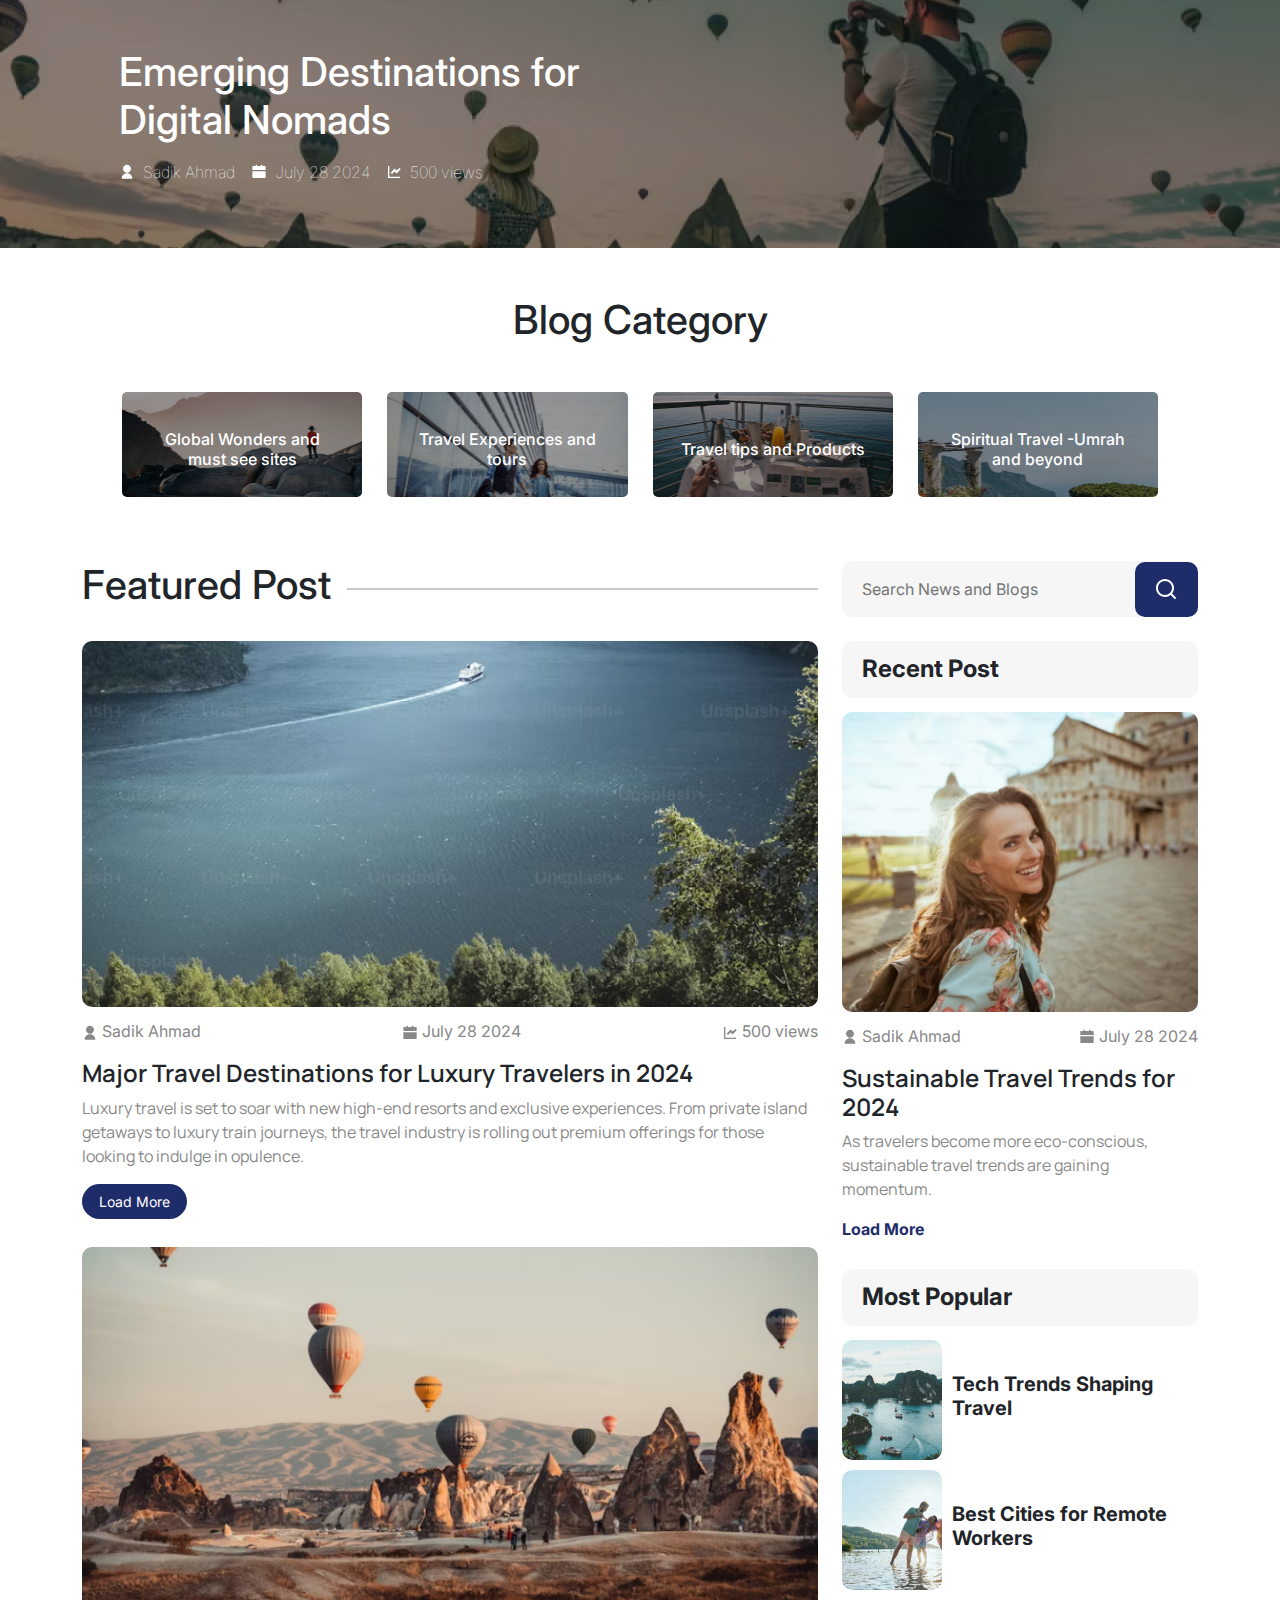
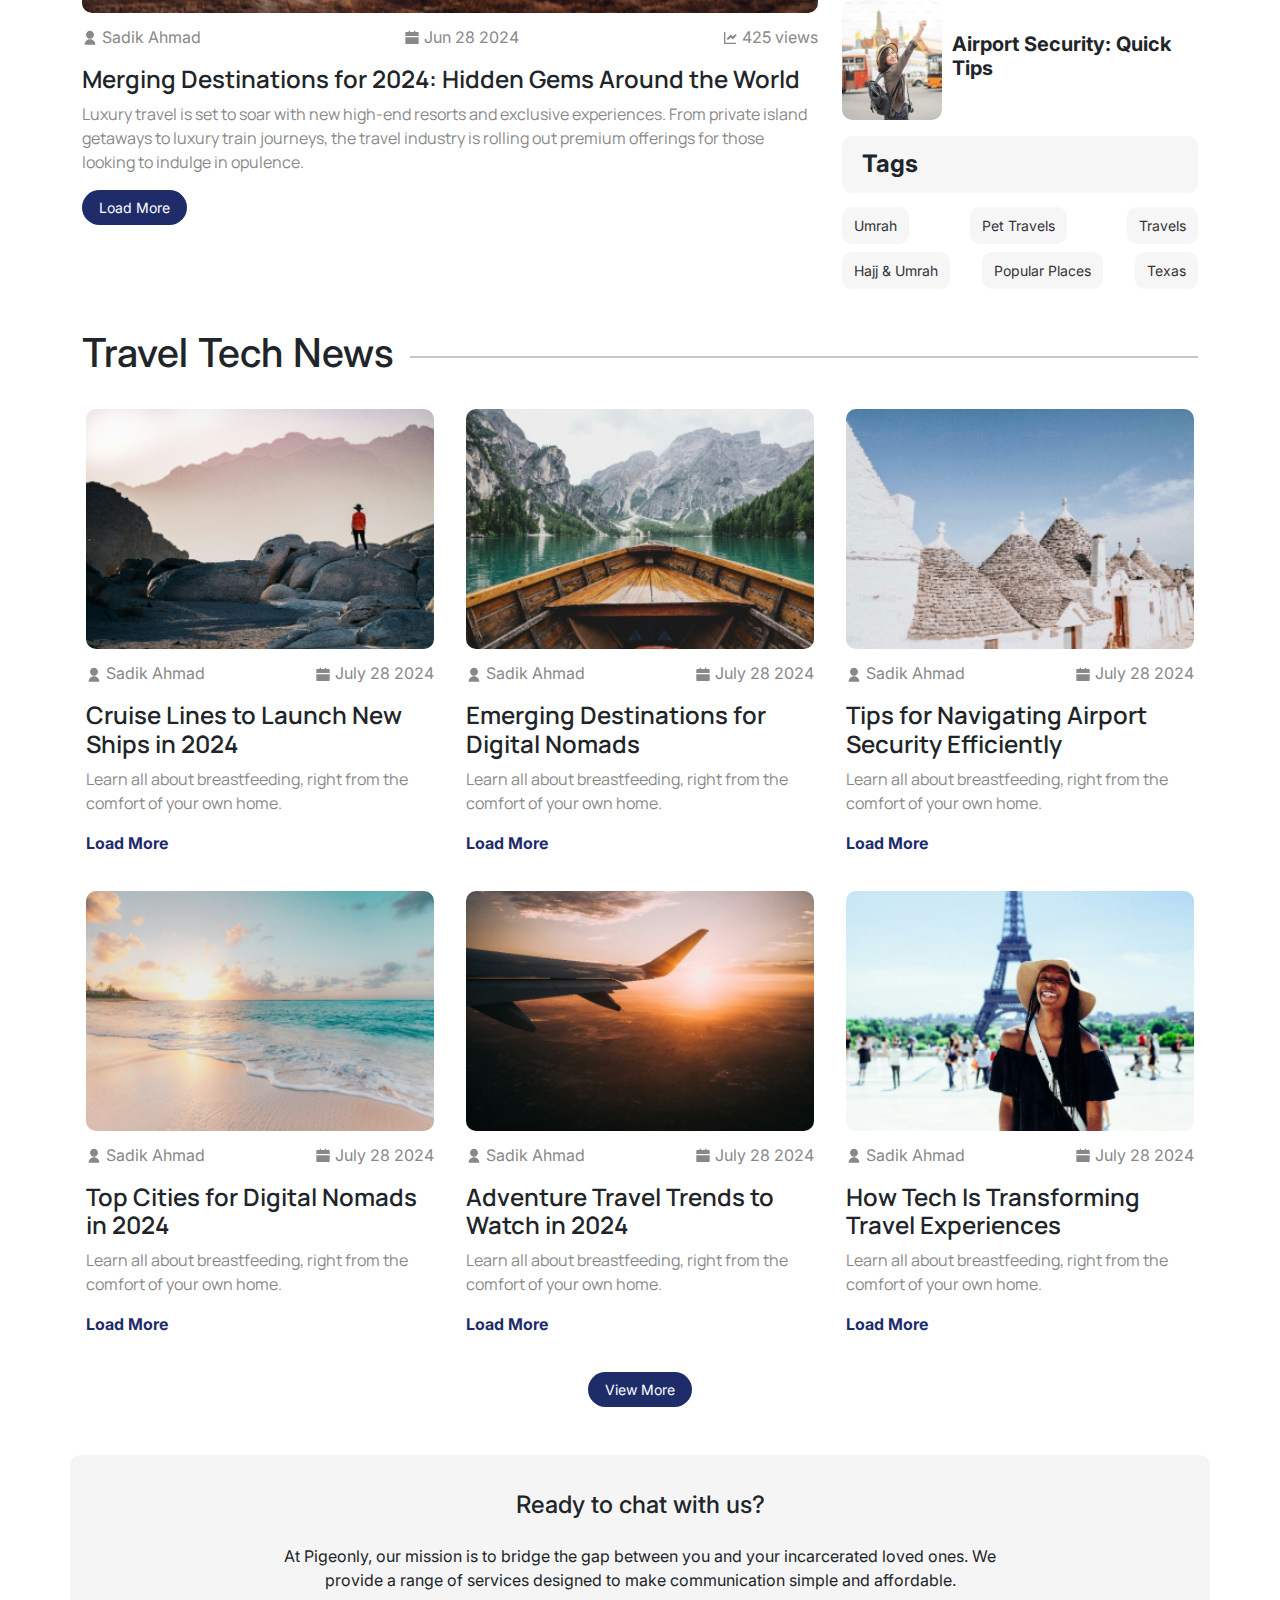
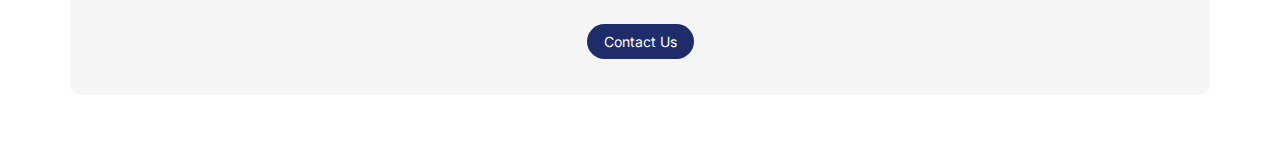
<file: pages/blog/blog.html>
<!DOCTYPE html>
<html lang="en">

<head>
    <meta charset="UTF-8">
    <meta name="viewport" content="width=device-width, initial-scale=1.0">
    <title>Blog | Travelexpro </title>
    <!-- bootstrap CDNs -->
    <link href="https://cdn.jsdelivr.net/npm/bootstrap@5.3.3/dist/css/bootstrap.min.css" rel="stylesheet"
        integrity="sha384-QWTKZyjpPEjISv5WaRU9OFeRpok6YctnYmDr5pNlyT2bRjXh0JMhjY6hW+ALEwIH" crossorigin="anonymous">

    <!-- Swiper CSS -->
    <!-- <link rel="stylesheet" href="https://unpkg.com/swiper/swiper-bundle.min.css"> -->
    <link rel="stylesheet" href="../../swiper/swiper-bundle.min.css">
    <!-- CSS -->
    <link rel="stylesheet" href="../../css/index.css">
    <link rel="stylesheet" href="../../css/blog.css">
</head>

<body>
    <!-- hero section -->
    <div class="blog-hero-section container-fluid">

        <div class="row">
            <div class="col-md-5 offset-md-1 my-5">
                <h1 class="mb-3 text-center text-md-start">Emerging Destinations for Digital Nomads</h1>
                <ul
                    class="d-flex justify-content-center justify-content-md-start align-items-center flex-wrap gap-3 px-0">
                    <li class="">
                        <svg width="16" height="16" viewBox="0 0 16 16" fill="currentColor"
                            xmlns="http://www.w3.org/2000/svg">
                            <path
                                d="M2.66666 14.6665C2.66666 11.721 5.05448 9.33317 8 9.33317C10.9455 9.33317 13.3333 11.721 13.3333 14.6665H2.66666ZM8 8.6665C5.79 8.6665 4 6.8765 4 4.6665C4 2.4565 5.79 0.666504 8 0.666504C10.21 0.666504 12 2.4565 12 4.6665C12 6.8765 10.21 8.6665 8 8.6665Z"
                                fill="currentColor" />
                        </svg>
                        Sadik Ahmad
                    </li>
                    <li>
                        <svg width="16" height="16" viewBox="0 0 16 16" fill="currentColor"
                            xmlns="http://www.w3.org/2000/svg">
                            <path
                                d="M1.33334 7.33317H14.6667V13.3332C14.6667 13.7014 14.3682 13.9998 14 13.9998H2C1.63182 13.9998 1.33334 13.7014 1.33334 13.3332V7.33317ZM11.3333 1.99984H14C14.3682 1.99984 14.6667 2.29832 14.6667 2.6665V5.99984H1.33334V2.6665C1.33334 2.29832 1.63182 1.99984 2 1.99984H4.66667V0.666504H6V1.99984H10V0.666504H11.3333V1.99984Z"
                                fill="currentColor" />
                        </svg>
                        July 28 2024
                    </li>
                    <li>
                        <svg width="16" height="16" viewBox="0 0 16 16" fill="currentColor"
                            xmlns="http://www.w3.org/2000/svg">
                            <path
                                d="M3.33333 2V12.6667H14V14H2V2H3.33333ZM13.2929 3.95956L14.7071 5.37377L10.6667 9.4142L8.66667 7.414L6.04044 10.0405L4.62623 8.6262L8.66667 4.58579L10.6667 6.586L13.2929 3.95956Z"
                                fill="currentColor" />
                        </svg>
                        500 views
                    </li>
                </ul>

            </div>
        </div>
    </div>

    <!-- blog category section -->
    <div class="container">
        <div class="row">
            <div class="col-12">
                <h2 class="text-center mt-5 blog-category-heading">Blog Category</h2>
            </div>
        </div>
        <div class="blog-category-section row gap-0">
            <div class="col">
                <div class="slide-container swiper">
                    <div class="slide-content slide-content-landmarks">
                        <div class="card-wrapper swiper-wrapper">
                            <div class="card swiper-slide">
                                <div class="card-content">
                                    <h5 class="title">Global Wonders and must see sites</h5>
                                </div>
                            </div>
                            <div class="card swiper-slide">
                                <div class="card-content">
                                    <h5 class="title">Travel Experiences and tours</h5>
                                </div>
                            </div>
                            <div class="card swiper-slide">
                                <div class="card-content">
                                    <h5 class="title">Travel tips and Products</h5>
                                </div>
                            </div>
                            <div class="card swiper-slide">
                                <div class="card-content">
                                    <h5 class="title">Spiritual Travel -Umrah and beyond</h5>
                                </div>
                            </div>
                        </div>
                    </div>

                    <div class="swiper-button-next swiper-button-next-landmarks swiper-navBtn"></div>
                    <div class="swiper-button-prev swiper-button-prev-landmarks swiper-navBtn"></div>
                    <div class="swiper-pagination"></div>
                </div>
            </div>
        </div>
    </div>

    <!-- featured post section -->
    <div class="container my-4 featured-post-section">
        <div class="row">
            <!-- feature posts -->
            <div class="col-md-8">
                <!-- heading -->
                <div class="d-flex justify-content-start align-items-center gap-3 mb-4">
                    <h2 class="blog-category-heading">Featured Post</h2>
                    <hr>
                </div>

                <!-- post 1 -->
                <!-- post 2 -->
                <div id="blog-posts-container">
                    <script>
                        // Step 3: JSON Data
                        const blogPostsData = [
                            {
                                "image": "../../images/blog-post-1.png",
                                "alt": "Lake, trees, and ship.",
                                "author": "Sadik Ahmad",
                                "date": "July 28 2024",
                                "views": "500 views",
                                "title": "Major Travel Destinations for Luxury Travelers in 2024",
                                "description": "Luxury travel is set to soar with new high-end resorts and exclusive experiences. From private island getaways to luxury train journeys, the travel industry is rolling out premium offerings for those looking to indulge in opulence.",
                                "button": "Load More"
                            },
                            {
                                "image": "../../images/blog-post-2.png",
                                "alt": "Lake, trees, and ship.",
                                "author": "Sadik Ahmad",
                                "date": "Jun 28 2024",
                                "views": "425 views",
                                "title": "Merging Destinations for 2024: Hidden Gems Around the World",
                                "description": "Luxury travel is set to soar with new high-end resorts and exclusive experiences. From private island getaways to luxury train journeys, the travel industry is rolling out premium offerings for those looking to indulge in opulence.",
                                "button": "Load More"
                            }
                        ];

                        // Step 4: Rendering the JSON
                        const container = document.getElementById('blog-posts-container');

                        blogPostsData.forEach(post => {
                            const postDiv = document.createElement('div');
                            postDiv.className = 'card mb-3';
                            postDiv.innerHTML = `
                            <img class="d-none d-md-block card-img-top blog-post-img" src="${post.image}" alt="${post.alt}">
                            <img class="d-block d-md-none card-img-top blog-post-img blog-post-img-mobile" src="${post.image}" alt="${post.alt}">
                            <div class="card-body">
                                <ul class="d-flex justify-content-between align-items-center flex-wrap gap-3 px-0">
                                    <li>
                                        <svg width="16" height="16" viewBox="0 0 16 16" fill="currentColor" xmlns="http://www.w3.org/2000/svg">
                                            <path d="M2.66666 14.6665C2.66666 11.721 5.05448 9.33317 8 9.33317C10.9455 9.33317 13.3333 11.721 13.3333 14.6665H2.66666ZM8 8.6665C5.79 8.6665 4 6.8765 4 4.6665C4 2.4565 5.79 0.666504 8 0.666504C10.21 0.666504 12 2.4565 12 4.6665C12 6.8765 10.21 8.6665 8 8.6665Z" fill="currentColor" />
                                        </svg>
                                        ${post.author}
                                    </li>
                                    <li>
                                        <svg width="16" height="16" viewBox="0 0 16 16" fill="currentColor" xmlns="http://www.w3.org/2000/svg">
                                            <path d="M1.33334 7.33317H14.6667V13.3332C14.6667 13.7014 14.3682 13.9998 14 13.9998H2C1.63182 13.9998 1.33334 13.7014 1.33334 13.3332V7.33317ZM11.3333 1.99984H14C14.3682 1.99984 14.6667 2.29832 14.6667 2.6665V5.99984H1.33334V2.6665C1.33334 2.29832 1.63182 1.99984 2 1.99984H4.66667V0.666504H6V1.99984H10V0.666504H11.3333V1.99984Z" fill="currentColor" />
                                        </svg>
                                        ${post.date}
                                    </li>
                                    <li>
                                        <svg width="16" height="16" viewBox="0 0 16 16" fill="currentColor" xmlns="http://www.w3.org/2000/svg">
                                            <path d="M3.33333 2V12.6667H14V14H2V2H3.33333ZM13.2929 3.95956L14.7071 5.37377L10.6667 9.4142L8.66667 7.414L6.04044 10.0405L4.62623 8.6262L8.66667 4.58579L10.6667 6.586L13.2929 3.95956Z" fill="currentColor" />
                                        </svg>
                                        ${post.views}
                                    </li>
                                </ul>
                                <h3 class="card-title">${post.title}</h3>
                                <p class="card-text">${post.description}</p>
                                <button class="btn">${post.button}</button>
                            </div>
                        `;
                            container.appendChild(postDiv);
                        });
                    </script>
                </div>
            </div>
            <!-- featured search -->
            <div class="col-md-4 d-none d-md-block">
                <!-- search form -->
                <form action=""
                    class="search-blog-form d-flex justify-content-center align-items-center position-relative mb-4">
                    <input type="search" placeholder="Search News and Blogs">
                    <button class="btn d-flex justify-content-center align-items-center">
                        <svg width="21" height="21" viewBox="0 0 21 21" fill="none" xmlns="http://www.w3.org/2000/svg">
                            <path
                                d="M16.031 14.6168L20.3137 18.8995L18.8995 20.3137L14.6168 16.031C13.0769 17.263 11.124 18 9 18C4.032 18 0 13.968 0 9C0 4.032 4.032 0 9 0C13.968 0 18 4.032 18 9C18 11.124 17.263 13.0769 16.031 14.6168ZM14.0247 13.8748C15.2475 12.6146 16 10.8956 16 9C16 5.1325 12.8675 2 9 2C5.1325 2 2 5.1325 2 9C2 12.8675 5.1325 16 9 16C10.8956 16 12.6146 15.2475 13.8748 14.0247L14.0247 13.8748Z"
                                fill="white" />
                        </svg>
                    </button>
                </form>
                <!-- recent post -->
                <div class="mb-3">
                    <div class="sub-section-heading">
                        <h5>Recent Post</h5>
                    </div>
                    <div class="card">
                        <img class="card-img-top blog-card-img-recent" src="../../images/blog-recent-post-card.png"
                            alt="Lake, trees, and ship.">
                        <div class="card-body">
                            <ul class="d-flex justify-content-between align-items-center flex-wrap gap-3 px-0">
                                <li class="">
                                    <svg width="16" height="16" viewBox="0 0 16 16" fill="currentColor"
                                        xmlns="http://www.w3.org/2000/svg">
                                        <path
                                            d="M2.66666 14.6665C2.66666 11.721 5.05448 9.33317 8 9.33317C10.9455 9.33317 13.3333 11.721 13.3333 14.6665H2.66666ZM8 8.6665C5.79 8.6665 4 6.8765 4 4.6665C4 2.4565 5.79 0.666504 8 0.666504C10.21 0.666504 12 2.4565 12 4.6665C12 6.8765 10.21 8.6665 8 8.6665Z"
                                            fill="currentColor" />
                                    </svg>
                                    Sadik Ahmad
                                </li>
                                <li>
                                    <svg width="16" height="16" viewBox="0 0 16 16" fill="currentColor"
                                        xmlns="http://www.w3.org/2000/svg">
                                        <path
                                            d="M1.33334 7.33317H14.6667V13.3332C14.6667 13.7014 14.3682 13.9998 14 13.9998H2C1.63182 13.9998 1.33334 13.7014 1.33334 13.3332V7.33317ZM11.3333 1.99984H14C14.3682 1.99984 14.6667 2.29832 14.6667 2.6665V5.99984H1.33334V2.6665C1.33334 2.29832 1.63182 1.99984 2 1.99984H4.66667V0.666504H6V1.99984H10V0.666504H11.3333V1.99984Z"
                                            fill="currentColor" />
                                    </svg>
                                    July 28 2024
                                </li>
                            </ul>
                            <h3 class="card-title" title="Sustainable Travel Trends for 2024">Sustainable Travel Trends
                                for
                                2024</h3>
                            <p class="card-text">As travelers become more eco-conscious, sustainable travel trends are
                                gaining momentum. </p>
                            <a href="/" class="card-link">Load More</a>
                        </div>
                    </div>
                </div>
                <!-- most popular -->
                <div class="blog-most-popular mb-3">
                    <div class="sub-section-heading">
                        <h5>Most Popular</h5>
                    </div>
                    <div>
                        <div>
                            <img class="blog-card-img-popular" src="../../images/blog-most-popular-1.png" alt="">
                            <h5>Tech Trends Shaping Travel</h5>
                        </div>
                        <div>
                            <img class="blog-card-img-popular" src="../../images/blog-most-popular-2.png" alt="">
                            <h5>Best Cities for Remote Workers</h5>
                        </div>
                        <div>
                            <img class="blog-card-img-popular" src="../../images/blog-most-popular-3.png" alt="">
                            <h5>Airport Security: Quick Tips</h5>
                        </div>
                    </div>
                </div>
                <!-- Categories -->
                <!-- <div class="blog-categories mb-3">
                    <div class="sub-section-heading">
                        <h5>Categories</h5>
                    </div>
                    <ul class="d-flex justify-content-center align-items-center flex-column flex-wrap px-2">
                        <li>
                            <p>Top Cities</p>
                            <p>5</p>
                        </li>
                        <li>
                            <p>Travel Tips</p>
                            <p>10</p>
                        </li>
                        <li>
                            <p>Experiences</p>
                            <p>10</p>
                        </li>
                        <li>
                            <p>Itineraries</p>
                            <p>10</p>
                        </li>
                        <li>
                            <p>Travel Stories</p>
                            <p>10</p>
                        </li>
                    </ul>
                </div> -->
                <!-- tags -->
                <div class="blog-tag-section mb-3">
                    <div class="sub-section-heading">
                        <h5>Tags</h5>
                    </div>
                    <ul class="d-flex justify-content-between align-items-center flex-wrap gap-2 p-0">
                        <li>Umrah</li>
                        <li>Pet Travels</li>
                        <li>Travels</li>
                        <li>Hajj & Umrah</li>
                        <li>Popular Places</li>
                        <li>Texas</li>
                    </ul>
                </div>
            </div>
        </div>
    </div>

    <!-- travel tech news section -->
    <section class="container travel-tech-section mb-3">
        <!-- heading -->
        <div class="row">
            <div class="d-flex justify-content-start align-items-center gap-3 mb-4">
                <h2 class="blog-category-heading">Travel Tech News</h2>
                <hr>
            </div>
        </div>
        <div id="blog-cards-container" class="row">
            <script>
                const blogCardsData = [
                    {
                        "image": "../../images/blog-card-1.png",
                        "alt": "A guy in the mountains",
                        "author": "Sadik Ahmad",
                        "date": "July 28 2024",
                        "title": "Cruise Lines to Launch New Ships in 2024",
                        "description": "Learn all about breastfeeding, right from the comfort of your own home.",
                        "link": "/"
                    },
                    {
                        "image": "../../images/blog-card-2.png",
                        "alt": "Lake, trees, and ship.",
                        "author": "Sadik Ahmad",
                        "date": "July 28 2024",
                        "title": "Emerging Destinations for Digital Nomads",
                        "description": "Learn all about breastfeeding, right from the comfort of your own home.",
                        "link": "/"
                    },
                    {
                        "image": "../../images/blog-card-3.png",
                        "alt": "Lake, trees, and ship.",
                        "author": "Sadik Ahmad",
                        "date": "July 28 2024",
                        "title": "Tips for Navigating Airport Security Efficiently",
                        "description": "Learn all about breastfeeding, right from the comfort of your own home.",
                        "link": "/"
                    },
                    {
                        "image": "../../images/blog-card-4.png",
                        "alt": "Lake, trees, and ship.",
                        "author": "Sadik Ahmad",
                        "date": "July 28 2024",
                        "title": "Top Cities for Digital Nomads in 2024",
                        "description": "Learn all about breastfeeding, right from the comfort of your own home.",
                        "link": "/"
                    },
                    {
                        "image": "../../images/blog-card-5.png",
                        "alt": "Lake, trees, and ship.",
                        "author": "Sadik Ahmad",
                        "date": "July 28 2024",
                        "title": "Adventure Travel Trends to Watch in 2024",
                        "description": "Learn all about breastfeeding, right from the comfort of your own home.",
                        "link": "/"
                    },
                    {
                        "image": "../../images/blog-card-6.png",
                        "alt": "Lake, trees, and ship.",
                        "author": "Sadik Ahmad",
                        "date": "July 28 2024",
                        "title": "How Tech Is Transforming Travel Experiences",
                        "description": "Learn all about breastfeeding, right from the comfort of your own home.",
                        "link": "/"
                    }
                ];
                const blogCardsContainer = document.getElementById('blog-cards-container');

                blogCardsData.forEach(card => {
                    const cardDiv = document.createElement('div');
                    cardDiv.className = 'col-md-6 col-lg-4 card px-md-3 mb-4';
                    cardDiv.innerHTML = `
                        <img class="card-img-top blog-card-img" src="${card.image}" alt="${card.alt}">
                        <div class="card-body">
                            <ul class="d-flex justify-content-between align-items-center flex-wrap gap-3 px-0">
                                <li>
                                    <svg width="16" height="16" viewBox="0 0 16 16" fill="currentColor"
                                        xmlns="http://www.w3.org/2000/svg">
                                        <path
                                            d="M2.66666 14.6665C2.66666 11.721 5.05448 9.33317 8 9.33317C10.9455 9.33317 13.3333 11.721 13.3333 14.6665H2.66666ZM8 8.6665C5.79 8.6665 4 6.8765 4 4.6665C4 2.4565 5.79 0.666504 8 0.666504C10.21 0.666504 12 2.4565 12 4.6665C12 6.8765 10.21 8.6665 8 8.6665Z"
                                            fill="currentColor" />
                                    </svg>
                                    ${card.author}
                                </li>
                                <li>
                                    <svg width="16" height="16" viewBox="0 0 16 16" fill="currentColor"
                                        xmlns="http://www.w3.org/2000/svg">
                                        <path
                                            d="M1.33334 7.33317H14.6667V13.3332C14.6667 13.7014 14.3682 13.9998 14 13.9998H2C1.63182 13.9998 1.33334 13.7014 1.33334 13.3332V7.33317ZM11.3333 1.99984H14C14.3682 1.99984 14.6667 2.29832 14.6667 2.6665V5.99984H1.33334V2.6665C1.33334 2.29832 1.63182 1.99984 2 1.99984H4.66667V0.666504H6V1.99984H10V0.666504H11.3333V1.99984Z"
                                            fill="currentColor" />
                                    </svg>
                                    ${card.date}
                                </li>
                            </ul>
                            <h3 class="card-title" title="${card.title}">${card.title}</h3>
                            <p class="card-text">${card.description}</p>
                            <a href="${card.link}" class="card-link">Load More</a>
                        </div>
                    `;
                    blogCardsContainer.appendChild(cardDiv);
                });
            </script>
        </div>
        <div class="row">
            <div class="col-12 d-flex justify-content-center align-items-center">
                <button class="btn">View More</button>
            </div>
        </div>
    </section>

    <!-- chat with us section -->
    <div class="blog-contact-section container my-5">
        <div class="row">
            <div class="col-11 col-md-8 mx-auto d-flex justify-content-center align-items-center flex-column gap-3">
                <h4 class="text-center">
                    Ready to chat with us?
                </h4>
                <p class="text-center">
                    At Pigeonly, our mission is to bridge the gap between you and your incarcerated loved ones. We
                    provide a range of services designed to make communication simple and affordable.
                </p>
                <button class="btn">Contact Us </button>
            </div>
        </div>
    </div>
</body>


<!-- bootstrap CDNs -->
<script src="https://cdn.jsdelivr.net/npm/bootstrap@5.3.3/dist/js/bootstrap.bundle.min.js"
    integrity="sha384-YvpcrYf0tY3lHB60NNkmXc5s9fDVZLESaAA55NDzOxhy9GkcIdslK1eN7N6jIeHz"
    crossorigin="anonymous"></script>

<!-- Swiper JS -->
<!-- <script src="https://unpkg.com/swiper/swiper-bundle.min.js"> </script> -->
<script src="../../swiper/swiper-bundle.min.js"> </script>
<script src="../../js/index.js"></script>

<!-- JavaScript -->

</html>
</file>
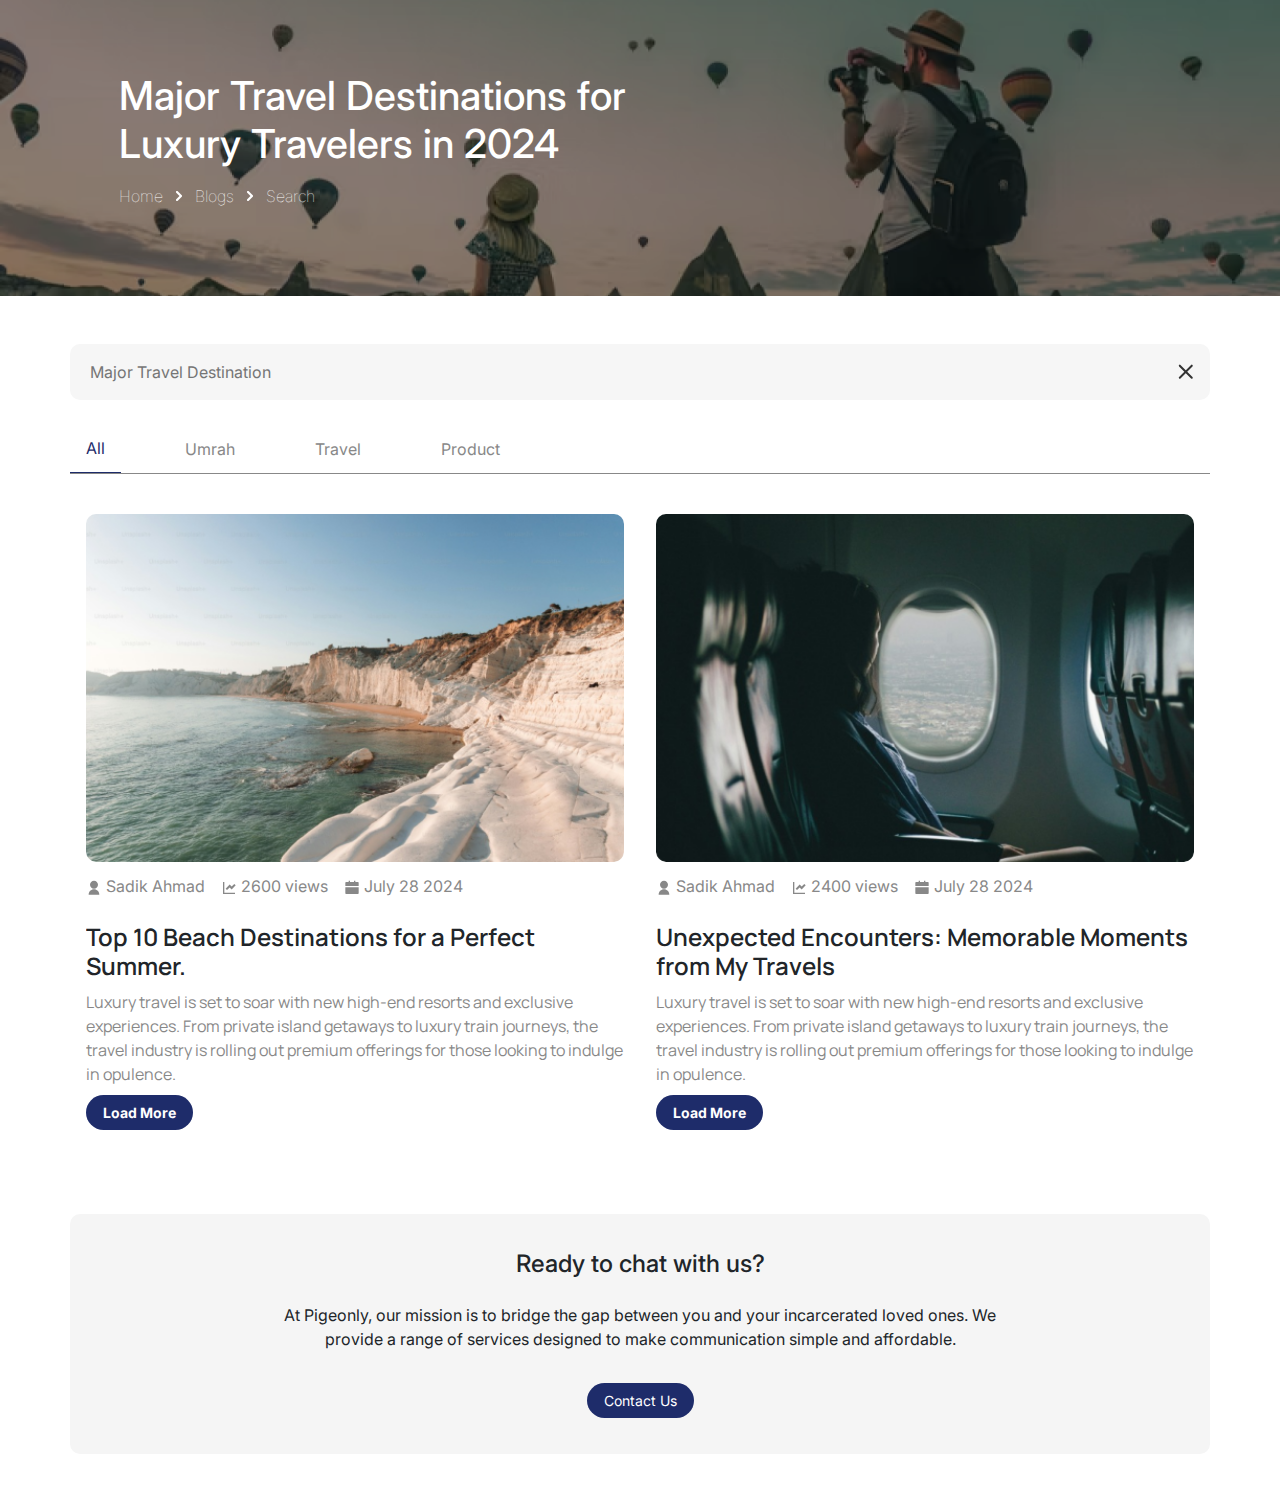
<file: pages/blog/search-blog.html>
<!DOCTYPE html>
<html lang="en">

<head>
    <meta charset="UTF-8">
    <meta name="viewport" content="width=device-width, initial-scale=1.0">
    <title>Search Blog | Travelexpro </title>
    <!-- bootstrap CDNs -->
    <link href="https://cdn.jsdelivr.net/npm/bootstrap@5.3.3/dist/css/bootstrap.min.css" rel="stylesheet"
        integrity="sha384-QWTKZyjpPEjISv5WaRU9OFeRpok6YctnYmDr5pNlyT2bRjXh0JMhjY6hW+ALEwIH" crossorigin="anonymous">

    <!-- Swiper CSS -->
    <!-- <link rel="stylesheet" href="https://unpkg.com/swiper/swiper-bundle.min.css"> -->
    <link rel="stylesheet" href="../../swiper/swiper-bundle.min.css">
    <!-- CSS -->
    <link rel="stylesheet" href="../../css/index.css">
    <link rel="stylesheet" href="../../css/blog.css">
</head>

<body>
    <!-- hero section -->
    <div class="blog-hero-section search-blog-hero-section container-fluid">

        <div class="row">
            <div class="col-md-6 offset-md-1 my-5 py-4">
                <h1 class="mb-3 text-center text-md-start">Major Travel Destinations for Luxury Travelers in 2024</h1>
                <ul
                    class="d-flex justify-content-center justify-content-md-start align-items-center flex-wrap gap-2 px-0">
                    <li class="">
                        Home
                    </li>
                    <li class="">
                        <img src="../../images/blog-by-category-chevron-right.png" alt="chevron right">
                    </li>
                    <li>
                        Blogs
                    </li>
                    <li class="">
                        <img src="../../images/blog-by-category-chevron-right.png" alt="chevron right">
                    </li>
                    <li>
                        Search
                    </li>

                </ul>

            </div>
        </div>
    </div>

    <!-- search blog post section -->
    <div class="container mb-4 search-blog-section my-4">
        <div class="row px-2 px-md-0">
            <!-- input search -->
            <form action="" class="col-12 my-4 px-0 position-relative">
                <input class="w-100" type="search" placeholder="Major Travel Destination">
                <svg width="25" height="25" viewBox="0 0 25 25" fill="none" xmlns="http://www.w3.org/2000/svg">
                    <path d="M18.7734 6.16846L6.77344 18.1685" stroke="#333333" stroke-width="2" stroke-linecap="round"
                        stroke-linejoin="round" />
                    <path d="M6.77344 6.16846L18.7734 18.1685" stroke="#333333" stroke-width="2" stroke-linecap="round"
                        stroke-linejoin="round" />
                </svg>

            </form>
            <!-- filters -->
            <div
                class="filters-section col-12 d-flex justify-content-start align-items-center gap-2 gap-md-5 flex-wrap mb-3 px-0 mx-0">
                <button class="active">All</button>
                <button>Umrah</button>
                <button>Travel</button>
                <button>Product</button>
            </div>
        </div>
    </div>

    <!-- Recent Posts section (duplicate code: code is same as blog by category post section but no pagination on current page) -->
    <section class="container recent-post-section mb-3">
        <div id="blog-cards-container" class="row justify-content-between">
            <script>
                const blogCardsData = [
                    {
                        "image": "../../images/blog-by-category-card-1.png",
                        "alt": "A guy in the mountains",
                        "author": "Sadik Ahmad",
                        "date": "July 28 2024",
                        "views": "2600 views",
                        "title": "Top 10 Beach Destinations for a Perfect Summer.",
                        "description": "Luxury travel is set to soar with new high-end resorts and exclusive experiences. From private island getaways to luxury train journeys, the travel industry is rolling out premium offerings for those looking to indulge in opulence.",
                        "link": "/"
                    },
                    {
                        "image": "../../images/blog-by-category-card-2.png",
                        "alt": "Lake, trees, and ship.",
                        "author": "Sadik Ahmad",
                        "date": "July 28 2024",
                        "views": "2400 views",
                        "title": "Unexpected Encounters: Memorable Moments from My Travels",
                        "description": "Luxury travel is set to soar with new high-end resorts and exclusive experiences. From private island getaways to luxury train journeys, the travel industry is rolling out premium offerings for those looking to indulge in opulence.",
                        "link": "/"
                    },
                ];
                const blogCardsContainer = document.getElementById('blog-cards-container');

                blogCardsData.forEach(card => {
                    const cardDiv = document.createElement('div');
                    cardDiv.className = 'col-md-6 card px-md-3 mb-4';
                    cardDiv.innerHTML = `
                        <img class="card-img-top blog-card-img blog-by-category-recent-card-img" src="${card.image}" alt="${card.alt}">
                        <div class="card-body">
                            <ul class="d-flex justify-content-between align-items-center flex-wrap gap-2 gap-md-3 px-0">
                                <li>
                                    <svg width="16" height="16" viewBox="0 0 16 16" fill="currentColor"
                                        xmlns="http://www.w3.org/2000/svg">
                                        <path
                                            d="M2.66666 14.6665C2.66666 11.721 5.05448 9.33317 8 9.33317C10.9455 9.33317 13.3333 11.721 13.3333 14.6665H2.66666ZM8 8.6665C5.79 8.6665 4 6.8765 4 4.6665C4 2.4565 5.79 0.666504 8 0.666504C10.21 0.666504 12 2.4565 12 4.6665C12 6.8765 10.21 8.6665 8 8.6665Z"
                                            fill="currentColor" />
                                    </svg>
                                    ${card.author}
                                </li>
                                <li>
                                    <svg width="16" height="16" viewBox="0 0 16 16" fill="currentColor" xmlns="http://www.w3.org/2000/svg">
                                            <path d="M3.33333 2V12.6667H14V14H2V2H3.33333ZM13.2929 3.95956L14.7071 5.37377L10.6667 9.4142L8.66667 7.414L6.04044 10.0405L4.62623 8.6262L8.66667 4.58579L10.6667 6.586L13.2929 3.95956Z" fill="currentColor" />
                                    </svg>
                                    ${card.views}
                                </li>
                                <li>
                                    <svg width="16" height="16" viewBox="0 0 16 16" fill="currentColor"
                                        xmlns="http://www.w3.org/2000/svg">
                                        <path
                                            d="M1.33334 7.33317H14.6667V13.3332C14.6667 13.7014 14.3682 13.9998 14 13.9998H2C1.63182 13.9998 1.33334 13.7014 1.33334 13.3332V7.33317ZM11.3333 1.99984H14C14.3682 1.99984 14.6667 2.29832 14.6667 2.6665V5.99984H1.33334V2.6665C1.33334 2.29832 1.63182 1.99984 2 1.99984H4.66667V0.666504H6V1.99984H10V0.666504H11.3333V1.99984Z"
                                            fill="currentColor" />
                                    </svg>
                                    ${card.date}
                                </li>
                            </ul>
                            <h3 class="card-title m-0" title="${card.title}">${card.title}</h3>
                            <p class="card-text p-0 m-0">${card.description}</p>
                            <button href="${card.link}" class="btn card-link">Load More</button>
                        </div>
                    `;
                    blogCardsContainer.appendChild(cardDiv);
                });
            </script>
        </div>
        <!-- <div class="row">
            <ul class="pagination-btn-con col-12 d-flex justify-content-center align-items-center gap-2 px-0 mx-0 my-5">
                <li class="active">1</li>
                <li class="">2</li>
                <li class=""><img src="../../images/blog-by-category-chevron-right-black.png" alt=""></li>
            </ul>
        </div> -->
    </section>

    <!-- chat with us section (duplicate code: code is same as blog by category chat section) -->
    <div class="blog-contact-section container my-5">
        <div class="row">
            <div class="col-11 col-md-8 mx-auto d-flex justify-content-center align-items-center flex-column gap-3">
                <h4 class="text-center">
                    Ready to chat with us?
                </h4>
                <p class="text-center">
                    At Pigeonly, our mission is to bridge the gap between you and your incarcerated loved ones. We
                    provide a range of services designed to make communication simple and affordable.
                </p>
                <button class="btn">Contact Us </button>
            </div>
        </div>
    </div>

</body>


<!-- bootstrap CDNs -->
<script src="https://cdn.jsdelivr.net/npm/bootstrap@5.3.3/dist/js/bootstrap.bundle.min.js"
    integrity="sha384-YvpcrYf0tY3lHB60NNkmXc5s9fDVZLESaAA55NDzOxhy9GkcIdslK1eN7N6jIeHz"
    crossorigin="anonymous"></script>

<!-- Swiper JS -->
<!-- <script src="https://unpkg.com/swiper/swiper-bundle.min.js"> </script> -->
<script src="../../swiper/swiper-bundle.min.js"> </script>
<script src="../../js/index.js"></script>

<!-- JavaScript -->

</html>
</file>
<file: css/index.css>
.search-section {
  background-color: white;
  border-radius: 8px;
  box-shadow: rgba(0, 0, 0, 0.15) 0px 15px 25px,
    rgba(0, 0, 0, 0.05) 0px 5px 10px;
}
.search-input {
  border: 1px solid rgba(5, 15, 21, 0.2) !important;
  color: black;
  background-color: #F7FAFF !important;
}
.search-btn{
  padding: 8px 10px;
}
.intro-img-con {
  padding: 12px 6px;
}
.intro-text-con h2 {
  font-size: 36px;
}
.intro-text-con p {
  color: #49556d;
}
.intro-text-con div:nth-child(2) p strong {
  color: black;
}
.intro-text-con a {
  text-decoration: none;
}
.religion-card-con {
  display: flex;
  justify-content: center;
  align-items: center;
  background-color: white !important;
  padding: 6px 0px;
  border-radius: 6px;
  box-shadow: rgba(0, 0, 0, 0.04) 0px 3px 5px;
  min-width: 120px;
  margin: 5px;
}
.religion-card {
  display: flex;
  justify-content: center;
  align-items: center;
  flex-direction: column;
}
#flagImg {
  padding: 10px;
  background-color: white;
  border-radius: 50%;
  position: absolute;
  bottom: 36px;
  right: 22px !important;
}
.slide-container {
  /* max-width: 1120px; */
  width: 100%;
  padding: 40px 0;
}
.slide-content {
  margin: 0 40px;
  overflow: hidden;
  border-radius: 25px;
}
.card {
  border-radius: 25px;
  background-color: #fff;
  border: none;
}
.image-content,
.card-content {
  display: flex;
  flex-direction: column;
  align-items: center;
}
.image-content {
  padding: 0 0;
  max-height: 265px;
  border-radius: 15px 15px 15px 15px;
  overflow: hidden;
  position: relative;
}
.card-image {
  width: 100%;
  object-fit: cover;
  object-position: center;
}
.add-item-checkbox {
  position: absolute;
  bottom: 10px;
  right: 10px;
  width: 18px;
  height: 18px;
  cursor: pointer;
}
.card-content {
  padding: 10px 0 0 0;
}
.title {
  font-size: 16px;
  font-weight: 500;
  color: #333;
  align-self: flex-start;
}
.distance,
.description {
  font-size: 14px;
  color: #707070;
  text-align: left;
  align-self: flex-start;
}
.distance {
  padding: 0px;
  margin: 0px;
  padding-bottom: 8px;
}
.description a {
  text-decoration: none;
}

.swiper-navBtn {
  color: #6e93f7;
  transition: color 0.3s ease;
}
.swiper-navBtn:hover {
  color: #4070f4;
}
.swiper-navBtn::before,
.swiper-navBtn::after {
  font-size: 35px;
}
.swiper-button-next {
  right: 0;
}
.swiper-button-prev {
  left: 0;
}
.swiper-pagination-bullet {
  background-color: #6e93f7;
  opacity: 1;
}
.swiper-pagination-bullet-active {
  background-color: #4070f4;
}

@media screen and (max-width: 768px) {
  .slide-content {
    margin: 0 10px;
  }
  .swiper-navBtn {
    display: none;
  }
}

/* to do section */

.to-do-section {
  border-radius: 12px;
  box-shadow: rgba(60, 64, 67, 0.3) 0px 1px 2px 0px,
    rgba(60, 64, 67, 0.15) 0px 2px 6px 2px;
}

.to-do-btn-section {
  display: flex;
  justify-content: center;
  align-items: center;
  flex-wrap: wrap;
  gap: 5px;
}
.to-do-btn {
  background-color: rgba(0, 104, 239, 0.1);
  border-radius: 15px;
  padding: 4px 12px;
  color: #384255;
  transition-duration: 0.3s;
  display: flex;
  justify-content: center;
  align-items: center;
  flex-direction: row;
}
.to-do-btn:hover {
  background-color: #b0d0fa;
}
.to-do-btn img {
  margin-right: 2px;
}
.card-body {
  padding: 12px 0px;
}
.to-do-input,
.search-input {
  width: 100%;
  background-color: #f7f8f9;
  border: unset;
  padding: 10px 12px;
  border-radius: 5px;
  font-size: 14px;
  color: #49556d;
  font-weight: 400;
  box-shadow: rgba(0, 0, 0, 0.04) 0px 3px 5px;
  transition-duration: 0.3s;
}
.to-do-input:focus,
.search-input:focus {
  border: unset;
  outline: unset;
  box-shadow: rgba(3, 102, 214, 0.3) 0px 0px 0px 3px;
}
.list-group-item {
  border: unset;
  border-radius: 5px;
  background-color: #f7f8f9;
  margin-top: 6px;
  margin-bottom: 6px;
  font-size: 14px;
  color: #49556d;
  box-shadow: rgba(0, 0, 0, 0.04) 0px 3px 5px;
}
.list-group-item img {
  cursor: pointer;
}
</file>
<file: css/umrah-package.css>
body {
  /* background-color: yellow; */
}
.tour-detail-section .service-section li {
  /* text-decoration: underline; */
}
#heading {
  font-size: clamp(1.5rem, 2vw, 5rem);
}
#img-gallery-con {
  overflow: hidden;
}
.main-img {
  cursor: pointer;
  transition-duration: 0.3s;
  height: 412px;
  width: 100%;
  object-fit: cover;
  object-position: center;
  border-top-left-radius: 12px;
  border-bottom-left-radius: 12px;
}
.secondary-img-1,
.secondary-img-2 {
  cursor: pointer;
  transition-duration: 0.3s;
  height: 204px;
  width: 100%;
  object-fit: cover;
  object-position: center;
}
.main-img:hover,
.secondary-img-1:hover,
.secondary-img-2:hover {
  filter: brightness(1.1);
}
.secondary-img-1 {
  border-top-right-radius: 12px;
}
.secondary-img-2 {
  border-bottom-right-radius: 12px;
}
.additional-images-label {
  position: absolute;
  bottom: 16px;
  right: 20px;
  display: flex;
  justify-content: center;
  align-items: center;
  gap: 4px;
  padding: 10px 16px;
  background-color: black;
  border-radius: 20px;
  color: white;
  cursor: pointer;
  font-weight: 600;
}

.reserve-spot-section {
  border: 1px solid #e0e0e0;
  border-radius: 12px;
  height: fit-content;
  position: sticky;
  top: 0;
}
#carouselExampleControls img {
  height: 350px;
  object-fit: cover;
  object-position: center;
}
.reserve-label {
  width: 90%;
  border: 2px solid #e0e0e0;
  border-radius: 12px;
  padding: 16px;
  cursor: pointer;
  position: relative;
  margin: 6px auto;
}
.reserve-label-selected {
  background-color: white;
  padding: 3px;
  border: 2px solid black;
  border-radius: 50%;
  position: absolute;
  top: 10px;
  right: 10px;
  z-index: 5;
}
.reserve-label-selected span {
  display: block;
  width: 12px;
  height: 12px;
  background-color: white;
  z-index: 10;
  border-radius: 50%;
}
.reserve-label-selected .checked {
  background-color: black;
}
.checked-border {
  border: 2px solid #000;
}
.checkout-reserve-label {
  padding-left: 40px;
}
.checkout-reserve-label > div {
  display: flex;
  justify-content: space-between;
  align-items: center;
}
.checkout-reserve-label h5 {
  font-size: 16px;
  font-weight: 500;
  line-height: 120%;
  color: #000;
  padding: 0px;
  margin: 0px;
}
.checkout-reserve-label p {
  font-size: 14px;
  padding: 0px;
  margin: 0px;
}
.checkout-selected-reserve-label {
  left: 10px;
  right: unset;
}
.checkout-reserve-label .payment_method_icon {
  width: 35px;
  height: 24px;
  object-fit: contain;
  object-position: center;
  background-color: #f2f2f2;
  border-radius: 4px;
  margin: 0px 2px;
}

/* --------------------umrah package checkout page-------------------- */

#contactDetailsTab,
#activityDetailsTab,
#paymentDetailsTab {
  display: flex;
  justify-content: center;
  align-items: center;
  gap: 8px;
  margin: 0px 14px;
  padding: 8px 8px 0;
  text-align: center;
  font-size: 14px;
  line-height: 120%;
  color: #000;
  font-weight: 500;
}
.checkout-step {
}
.checkout-step button {
  width: 32px;
  height: 32px;
  border: none;
  border-radius: 50%;
  font-size: 14px;
  font-weight: 700;
  text-align: center;
  text-decoration: none;
  background-color: #f2f2f2;
  color: #000;
}
.selected-checkout-step button {
  background-color: #000;
  color: #fff;
}
.titleBarSeparator {
  display: block;
  width: 100%;
  margin: 0;
  border-top: 2px solid #c9c9c9;
  height: 0;
}

.checkout-form-heading {
  font-size: 24px;
  line-height: 120%;
  font-weight: 500;
  color: #000;
}
.checkout-form-description {
  font-size: 16px;
  font-weight: 400;
  line-height: 140%;
  margin: 8px 0 24px;
}

.input-container {
  display: flex;
  flex-direction: column;
  margin-bottom: 14px;
}
.input-container label,
.umrah-checkout-label {
  color: black;
  font-size: 16px;
  line-height: 120%;
  font-weight: 500;
  color: #000;
  margin-bottom: 4px;
}
.input-container .required {
  color: red;
}
.input-container input {
  font-size: 14px;
  line-height: 18px;
  padding: 13px 25px 13px 16px;
  margin-bottom: 2px;
  box-shadow: none;
  border: 2px solid #e0e0e0;
  border-radius: 4px;
}
.input-checkbox-container {
  padding-top: 2px;
  font-size: medium;
  color: #2c2c2c;
  display: inline-block;
  display: flex;
  justify-content: start;
  align-items: center;
  gap: 8px;
}
.input-checkbox-container input {
  accent-color: black;
  width: 1em;
  height: 1em;
  cursor: pointer;
}
.input-dropdown-container select {
  padding: 13px 30px 13px 16px;
  background: none;
  font-size: 14px;
  box-sizing: border-box;
  line-height: 20px;
  border-radius: 4px;
  display: inline-block;
  border: 2px solid #e0e0e0;
}
.submit-btn {
  padding: 12px 24px;
  border-radius: 28px;
  border-color: #000;
  background-color: #000;
  color: #fff;
  border: 1px solid transparent;
  background-clip: padding-box;
  box-sizing: border-box;
  cursor: pointer;
  text-align: center;
  transition-duration: 0.2s;
  font-size: 16px;
  line-height: 20px;
  font-weight: 500;
}
.submit-btn:hover{
  opacity: 0.8;
}

.review-order-card {
  border: 1px solid #e0e0e0;
  border-radius: 12px;
  display: grid;
  gap: 24px;
  padding: 24px;
  font-size: 12px;
  line-height: 16px;
  color: black;
}
.review-order-card p {
  font-size: 14px;
}
.review-order-card h5 {
  font: normal 700 24px;
}
.review-order-card img {
  width: 100px;
  height: 100px;
  object-fit: cover;
  object-position: center;
}
.book-confidence-card {
  gap: 6px;
}
.book-confidence-item {
  display: flex;
  gap: 12px;
  margin-bottom: 2px;
}
.book-confidence-item img {
  width: 25px;
  height: 25px;
  font-weight: 700;
}
.book-confidence-item h5 {
  padding: 0px;
  margin: 0px;
  padding-bottom: 4px;
}
.book-confidence-item a {
  cursor: pointer;
  text-decoration: underline;
  color: #000;
  font-size: 14px;
  padding-top: 6px;
}
.orange-bg-btn {
  border-color: #f2b203;
  background-color: #f2b203;
  color: #000;
  cursor: pointer;
}
</file>
<file: css/blog.css>
@import url('https://fonts.googleapis.com/css2?family=Inter:ital,opsz,wght@0,14..32,100..900;1,14..32,100..900&display=swap');
@import url('https://fonts.googleapis.com/css2?family=Manrope:wght@200..800&display=swap');

* {
    font-family: "Inter", sans-serif;
    font-optical-sizing: auto;
    font-weight: 400;
    font-style: normal;

    /* font-family: "Manrope", system-ui;
    font-optical-sizing: auto;
    font-weight: <weight>;
    font-style: normal; */
}

/* blog hero section */
.blog-hero-section {
    background-image: url("../images/blog-hero-image.png");
    background-repeat: no-repeat;
    background-position: bottom center;
    background-size: cover;
    color: #FFFFFF;
}

.blog-by-category-hero-section {
    background-image: url("../images/blog-by-category-hero.png");
}

.search-blog-hero-section {
    /* background-image: url("../images/blog-hero-image.png"); */
}

.blog-post-template1-hero-section {
    /* background-image: url("../images/blog-hero-image.png"); */
}

.blog-hero-section h1,
.blog-category-heading {
    font-size: 40px;
    font-family: "Inter", sans-serif;
}

.blog-hero-section ul li {
    font-size: 16px;
    font-weight: lighter;
    list-style-type: none;
    display: flex;
    justify-content: start;
    align-items: center;
    gap: 8px;
}


/* blog category section */

.blog-category-section .card-wrapper div div {
    background-repeat: no-repeat;
    background-position: bottom center;
    background-size: cover;
    border-radius: 5px;
    min-height: 105px;
    display: flex;
    justify-content: center;
    align-items: center;
    cursor: pointer;
    transition-duration: 0.3s;
}

.blog-category-section .card-wrapper div div:hover {
    transform: scale(0.98);
}

.blog-category-section .card-wrapper div:nth-child(1) div {
    background-image: url("../images/blog-category-global-wonders.png");
}

.blog-category-section .card-wrapper div:nth-child(2) div {
    background-image: url("../images/blog-category-travel-experience.png");
}

.blog-category-section .card-wrapper div:nth-child(3) div {
    background-image: url("../images/blog-category-travel-tips.png");
}

.blog-category-section .card-wrapper div:nth-child(4) div {
    background-image: url("../images/blog-category-spirtual-travel.png");
}

.card-content h5 {
    color: white;
    text-align: center;
    padding: 12px 24px;
    margin: auto;
}

.slide-content {
    border-radius: unset;
}

/* featured post section */
.featured-post-section h2,
.travel-tech-section h2,
.recent-post-section h2 {
    white-space: nowrap;
}

.featured-post-section hr,
.travel-tech-section hr,
.recent-post-section hr {
    width: 100%;
    border: 1px solid;
}

.blog-post-img {
    height: 366px;
    object-fit: cover;
    object-position: bottom center;
    border-radius: 10px;
}

.blog-post-img-mobile {
    height: 296px;
}

.featured-post-section ul li,
.card ul li {
    list-style-type: none;
    color: #888888;
    font-weight: light;

}

.card-title {
    font-family: "Manrope", system-ui;
    font-optical-sizing: auto;
    font-weight: 600;
    font-style: normal;
    font-size: 24px;
}

.card-text {
    color: #888888;
    font-size: 16px;
    font-family: "Manrope", system-ui;
    font-optical-sizing: auto;
    font-style: normal;

}

.card-link {
    text-decoration: none;
    color: #1E2C6A;
    font-size: 16px;
    font-weight: 700;
}

.blog-card-img,
.blog-card-img-recent,
.blog-card-img-popular,
.blog-by-category-recent-card-img {
    height: 240px;
    object-fit: cover;
    object-position: bottom center;
    border-radius: 10px;
}

.blog-card-img-recent {
    height: 300px;
}

.blog-card-img-popular {
    height: 120px;
    width: 104px;
}

.blog-by-category-recent-card-img {
    height: 348px;
}

.card-link:hover {
    text-decoration: underline;
}

.btn {
    background: #1E2C6A;
    color: white;
    border-radius: 20px;
    border: 1px solid rgba(0, 0, 0, 0);
    font-size: 14px;
    padding: 6px 16px;
    font-weight: light;
}

.btn:hover {
    border: 1px solid #1E2C6A;
}

.search-blog-form input {
    background: #F6F6F6;
    border: none;
    padding: 16px 0px 16px 20px;
    border-radius: 10px;
    width: 100%;

}

.search-blog-form button {
    padding: 16px 20px;
    border-radius: 10px;
    position: absolute;
    right: 0;

}

.sub-section-heading {
    background-color: #F6F6F6;
    padding: 14px 20px;
    border-radius: 10px;
    margin: 0px 0px 14px 0px;

}

.sub-section-heading h5 {
    font-size: 24px;
    font-weight: 700;
    padding: 0px;
    margin: 0px;
}

.blog-most-popular div:nth-child(2) div {
    display: flex;
    justify-content: center;
    align-items: center;
    gap: 10px;
    margin-bottom: 10px;
    font-size: 20px;
}

.blog-most-popular div:nth-child(2) div h5 {
    font-size: 20px;
    font-weight: bold;
}

.blog-categories li {
    display: flex;
    justify-content: space-between;
    align-items: center;
    align-self: stretch;
}

.blog-tag-section ul li {
    list-style-type: none;
    background-color: #F6F6F6;
    padding: 8px 12px;
    font-size: 14px;
    border-radius: 10px;
    color: #333333;

}

.blog-contact-section {
    background-color: #F5F5F5;
    border-radius: 10px;
    padding: 36px 0px;

}


/* blog-by-category */

.bread-crumbs li {
    list-style-type: none;
    color: #555555;

}

.recent-post-section .card-body {
    height: 280px;
    display: flex;
    justify-content: space-between;
    align-items: flex-start;
    flex-direction: column;
    overflow: hidden;
}

.recent-post-section .card-body h3 {
    /* min-width: auto; */
    width: 100%;
    display: -webkit-box;
    -webkit-line-clamp: 2;
    -webkit-box-orient: vertical;
    overflow: hidden;
    text-overflow: ellipsis;
}

.recent-post-section .card-body p {
    width: 100%;
    display: -webkit-box;
    -webkit-line-clamp: 4;
    -webkit-box-orient: vertical;
    overflow: hidden;
    text-overflow: ellipsis;
}

.pagination-btn-con li {
    list-style-type: none;
    padding: 3px 12px;
    border-radius: 8px;
    cursor: pointer;
}

.pagination-btn-con li.active {
    list-style-type: none;
    background-color: #1E2C6A;
    color: white;
}

/* search blog */

.search-blog-section form input {
    background: #F6F6F6;
    border: none;
    padding: 16px 0px 16px 20px;
    border-radius: 10px;
    width: 100%;
    color: #888888;
}


.search-blog-section form svg {
    position: absolute;
    right: 12px;
    top: 50%;
    transform: translateY(-50%);
    color: #888888;
}

/* remove auto cancel icon on input [type="search"] */
[type="search"]::-webkit-search-cancel-button,
[type="search"]::-webkit-search-decoration {
    -webkit-appearance: none;
    appearance: none;
}

.search-blog-section .filters-section {

    border-bottom: 1px solid #888888;
    box-sizing: content-box;
}

.search-blog-section .filters-section button {
    background-color: transparent;
    border: none;
    padding: 12px 16px;
    font-weight: 400;
    color: #888888;
}

.search-blog-section .filters-section button.active {
    border-bottom: 1px solid #1E2C6A;
    color: #1E2C6A;
}

/* blog templates */
.blog-meta-data-section li div,
.blog-meta-data-section li {
    color: #333333;
    font-size: 14px;
}

.blog-meta-data-section .vertical-line,
.blog-share-count .vertical-line {
    border-right: 1px solid #000000;
    height: 20px;
}

.blog-meta-data-section li:first-child img {
    width: 32px;
    height: 32px;
    object-fit: cover;
    object-position: center;
    border-radius: 50%;
}

.blog-meta-data-section li:first-child span {
    color: #333333;
}

.blog-post-template h2 {
    color: #555555;
    font-size: 24px;

}

.blog-post-template h3 {
    color: #555555;
    font-size: 16px;

}

.blog-post-template .two-img-section img {
    width: 49%;
    height: 206px;
    border-radius: 5px;
    object-fit: cover;
    object-position: center;
}

.blog-share-count span {
    font-weight: bold;
}

.blog-template-comments div {
    background-color: transparent;
    border: none;
    border-top: 1px solid #555555;
    border-bottom: 1px solid #555555;
    padding: 14px 0px;
}

.blog-template-comments div button {
    background-color: transparent;
    border: none;
}

.blogger-profile-section img {
    width: 80px;
    height: 80px;
    z-index: 1000;
}

.blogger-profile-section .profile-con .horizantal-line {
    position: absolute;
    top: 50%;
    left: 50%;
    transform: translate(-50%, -50%);
    width: 100%;
    border-bottom: 1px solid #555555;
    z-index: 999;
}

.blog-template-post-comments form input,
.blog-template-post-comments form textarea {
    background-color: transparent;
    padding: 10px 12px;
    padding-right: 36px;
    border-radius: 10px;
    border: 1px solid #888888;
    resize: none;
}

.blog-template-post-comments form div.position-relative img {
    position: absolute;
    right: 12px;
    top: 50%;
    transform: translateY(-50%);
}

.blog-template-post-comments form div.position-relative textarea+img {
    top: 20px;
}

/* blog template 2 */

.blog-post-t2-img1 {
    height: 536px;
    object-fit: cover;
    object-position: bottom center;
    border-radius: 10px;
}

.blog-post-t2-img1-mobile {
    height: 296px;
}

.blog-post-t2-img2 {
    height: 302px;
    object-fit: cover;
    object-position: bottom center;
    border-radius: 10px;
}

.blog-post-t2-img2-mobile {
    height: 278px;
}

#youtube-iframe-section,
#map-iframe-section {
    height: 310px;
    overflow: hidden;
}

#youtube-iframe-section iframe,
#map-iframe-section iframe {
    width: 100%;
    height: 100%;
    border-radius: 10px;
    border-radius: 2px solid yellow !important;
}

#map-iframe-section iframe {
    height: calc(100% - 36px);
}

.post-t2-content h4 {
    font-size: 16px;
    color: #555555;
    margin: 12px 0px;
}
</file>
